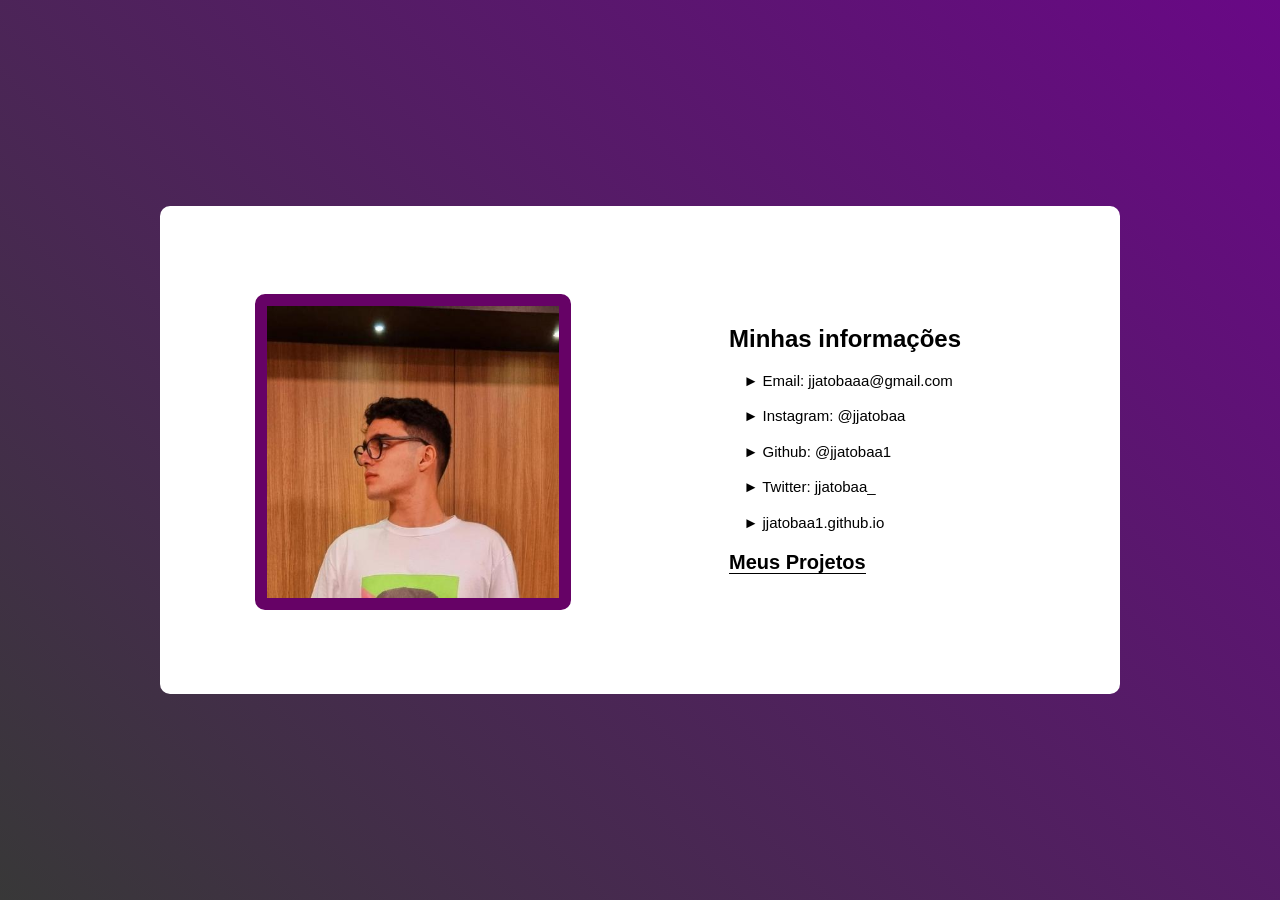
<file: index.html>
<!DOCTYPE html>
<html lang="en">
<head>
	<title>Perfil Pessoal</title>
	<meta charset="UTF-8">
	<meta name="viewport" content="width=device-width, initial-scale=1">
	<link rel="icon" type="image/png" href="images/icons/favicon.ico"/>
	<link rel="stylesheet" type="text/css" href="main.css">
<!--===============================================================================================-->
</head>
<body>
	
	<div class="limiter">
		<div class="container-login100">
			<div class="wrap-login100">
				<div class="login100-pic js-tilt" data-tilt>
					<img style="border: solid rgb(102, 2, 102) 12px; margin-top: -28%; margin-bottom: 15%; border-radius: 10px" src="eu.jpg" alt="IMG">
				</div>

				<form class="login100-form validate-form">
					<span style="padding: 5%; margin-top: -25%; font-family: helvetica; color: black;" class="login100-form-title">
						<b>Minhas informações</b>
					</span>

					<div class="wrap-input100 validate-input">
						<a style="margin-left: 15%; font-size: 15px; font-family: helvetica; color: black;">► Email: jjatobaaa@gmail.com</a>
					
						<span class="symbol-input100">
							<i class="fa fa-envelope" aria-hidden="true"></i>
						</span>
					</div>


					<div class="wrap-input100 validate-input">
						<a style="margin-left: 15%; font-size: 15px; font-family: helvetica; color: black;">► Instagram: @jjatobaa</a>
					
						<span class="symbol-input100">
							<i class="fa fa-instagram" aria-hidden="true"></i>
						</span>
					</div>

					<div class="wrap-input100 validate-input">
						<a style="margin-left: 15%; font-size: 15px; font-family: helvetica; color: black;">► Github: @jjatobaa1</a>
					
						<span class="symbol-input100">
							<i class="fa fa-github" aria-hidden="true"></i>
						</span>
					</div>

					<div class="wrap-input100 validate-input">
						<a style="margin-left: 15%; font-size: 15px; font-family: helvetica; color: black;">► Twitter: jjatobaa_</a>
					
						<span class="symbol-input100">
							<i class="fa fa-twitter" aria-hidden="true"></i>
						</span>
					</div>

					<div class="wrap-input100 validate-input">
						<a style="margin-left: 15%; font-size: 15px; font-family: helvetica; color: black;">► jjatobaa1.github.io</a>
					
						<span class="symbol-input100">
							<i class="fa fa-codepen" aria-hidden="true"></i>
						</span>
					</div>

					<div class="wrap-input100 validate-input">
						<a href="projects.html" style="margin-left: 10%; font-size: 20px; font-family: helvetica; color: black; text-decoration: none; border-bottom: 1px solid black;"><b>Meus Projetos</b></a>
					
						<span class="symbol-input100">
							<i class="fa fa-link" aria-hidden="true"></i>
						</span>
					</div>

					
					
						</a>
					</div>
				</form>
			</div>
		</div>
	</div>
</file>
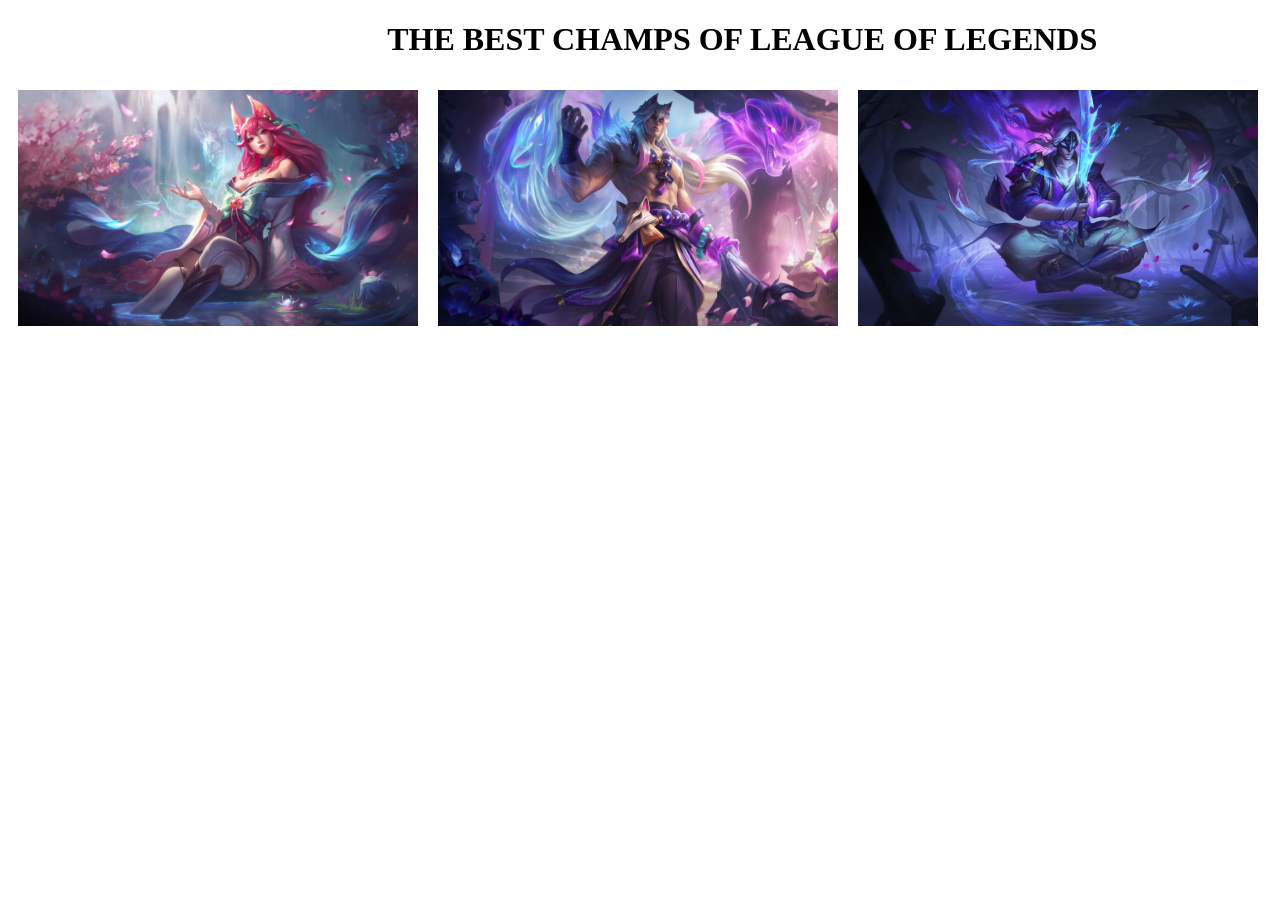
<file: assincrona/index.html>
<!DOCTYPE html>
<html lang="pt-BR">
<head>
    <meta charset="UTF-8">
    <meta http-equiv="X-UA-Compatible" content="IE=edge">
    <meta name="viewport" content="width=device-width, initial-scale=1.0">
    <link rel="stylesheet" href="./style.css">
    <script src="./script.js" defer></script>
    <title>Comunicação Assíncrona</title>
</head>
<body>
    <h1 id="title">THE BEST CHAMPS OF LEAGUE OF LEGENDS</h1>
    <div id="cb11"></div>
</body>
</html>
</file>
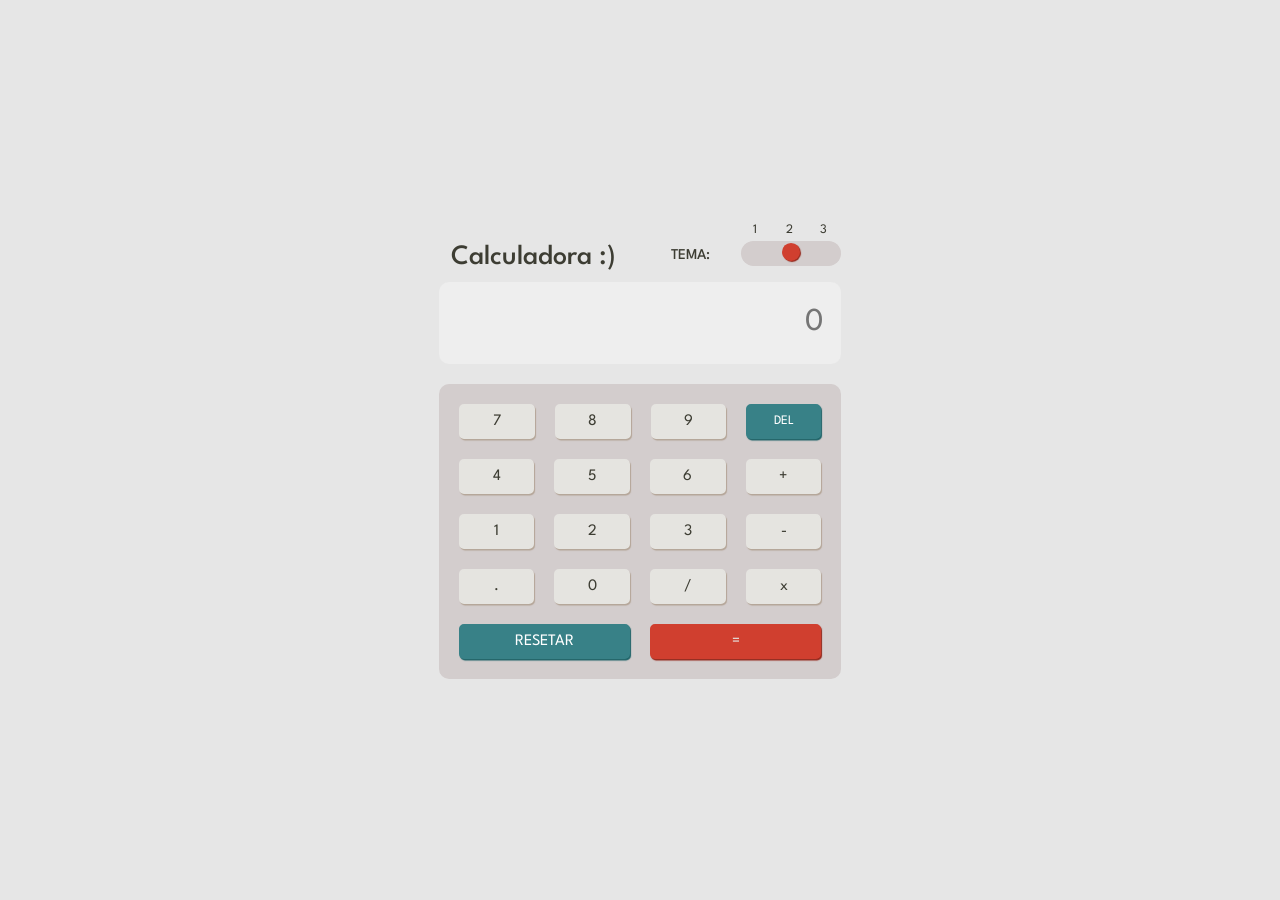
<file: calculadora/index.html>
<!DOCTYPE html>
<html lang="pt-br">
<head>
    <!-- Basics Metas Configs -->
    <meta charset="UTF-8">
    <meta http-equiv="X-UA-Compatible" content="IE=edge">
    <meta name="viewport" content="width=device-width, initial-scale=1.0">

    <!-- Description for Google Searchs -->
    <meta 
        name="description"
        content="This Responsive Calculator is a portifolio project and challenge made by Frotntend Mentor"
    >

    <title>Calculadora</title>

    <!-- Favicon -->
    <link rel="shortcut icon" href="images/favicon-32x32.png" type="image/x-icon">

    <!-- Boosttap CSS link -->
    <link href="https://cdn.jsdelivr.net/npm/bootstrap@5.0.2/dist/css/bootstrap.min.css" rel="stylesheet" integrity="sha384-EVSTQN3/azprG1Anm3QDgpJLIm9Nao0Yz1ztcQTwFspd3yD65VohhpuuCOmLASjC" crossorigin="anonymous">

    <!-- Default style CSS -->
    <link rel="stylesheet" href="style.css">

</head>
<body>
    
    <div class="calc container-fluid">
        <div class="row calc-content justify-content-center w-100 mx-auto">
            <div class="col-12 col-md-8 col-lg-6 col-xl-4 ">

                <!-- Top of the Calculator -->
                <div class="container calc-top">

                    <!-- 3 themes options -->
                    <div class="row justify-content-end">
                        <span class="col-1">1</span>
                        <span class="col-1">2</span>
                        <span class="col-1">3</span>
                    </div>

                    <!-- Theme toggle options  -->
                    <div class="calc-top row">

                        <h3 class="col-6">Calculadora :)</h3>
                        <h4 class="col-3">Tema:</h4>

                        <div class="col-3 toggle">
                            <div class="btn-group">
                                <input type="range" id="btnTheme" min="1" max="3" value="1" onchange="myFunction_set(this.value);">
                            </div>
                        </div>

                    </div>

                    <!-- Input to put the results  -->
                    <div class="calc-top-result row">
                        <input type="text" class="col-12" id="result" placeholder="0" disabled></input>
                    </div>
                </div>

                <!-- Bottom of the Calculator -->
                <div class="calc-keys">

                    <!-- All the Keys/Buttons for the Calculator Works -->
                    <div class="container">
                        <div class="row">
                            <input class="col" type="button" value="7" onclick="input('7')">
                            <input class="col" type="button" value="8" onclick="input('8')">
                            <input class="col" type="button" value="9" onclick="input('9')">
                            <input class="col" type="button" value="DEL" id="del" onclick="del()">
                        </div>
                        <div class="row">
                            <input class="col" type="button" value="4" onclick="input('4')">
                            <input class="col" type="button" value="5" onclick="input('5')">
                            <input class="col" type="button" value="6" onclick="input('6')">
                            <input class="col" type="button" value="+" onclick="input('+')">
                        </div>
                        <div class="row">
                            <input class="col" type="button" value="1" onclick="input('1')">
                            <input class="col" type="button" value="2" onclick="input('2')">
                            <input class="col" type="button" value="3" onclick="input('3')">
                            <input class="col" type="button" value="-" onclick="input('-')">
                        </div>
                        <div class="row">
                            <input class="col" type="button" value="." onclick="input('.')">
                            <input class="col" type="button" value="0" onclick="input('0')">
                            <input class="col" type="button" value="/" onclick="input('/')">
                            <input class="col" type="button" value="x" onclick="input('*')">
                        </div>
                        <div class="row">
                            <input class="col" type="button" value="RESETAR" id="reset" onclick="reset()">
                            <input class="col" type="button" value="=" id="equals" onclick="calc()">
                        </div>
                    </div>

                </div>

            </div>
        </div>
    </div>

    <!-- Link Boostrap JS  -->
    <script src="https://cdn.jsdelivr.net/npm/bootstrap@5.0.2/dist/js/bootstrap.bundle.min.js" integrity="sha384-MrcW6ZMFYlzcLA8Nl+NtUVF0sA7MsXsP1UyJoMp4YLEuNSfAP+JcXn/tWtIaxVXM" crossorigin="anonymous"></script>

    <!-- Link Script Js -->
    <script src="script.js"></script>
</body>
</html>
</file>
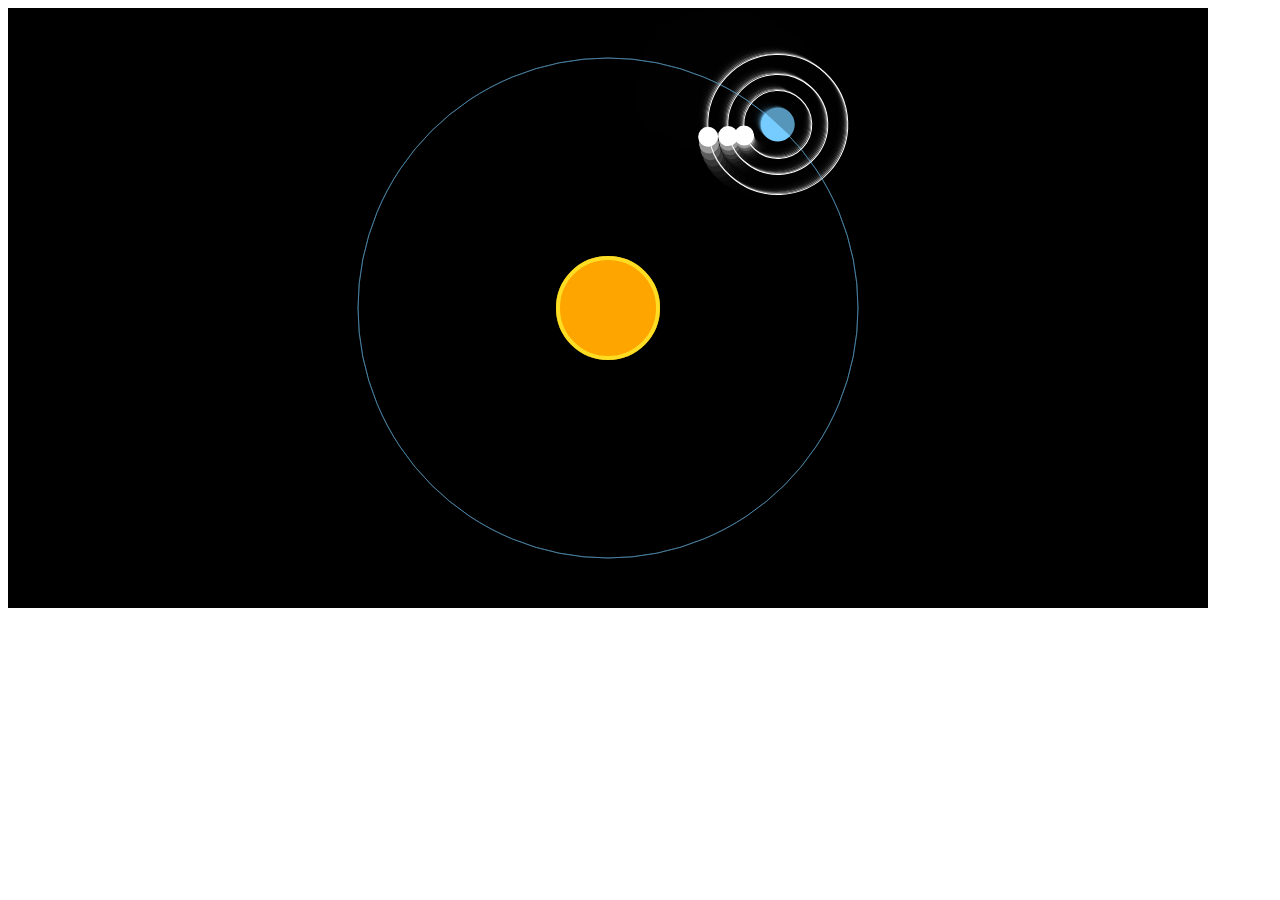
<file: canvas/index.html>
<!DOCTYPE html>
<html lang="en">
<head>
    <meta charset="UTF-8">
    <meta http-equiv="X-UA-Compatible" content="IE=edge">
    <meta name="viewport" content="width=device-width, initial-scale=1.0">
    <title>Canvas 1</title>
    <link rel="stylesheet" href="style.css">
    <script src="scripts.js" defer></script>
</head>
<body>
    <canvas id="ex1" width="1200" height="600">
    </canvas>
</body>
</html>
</file>
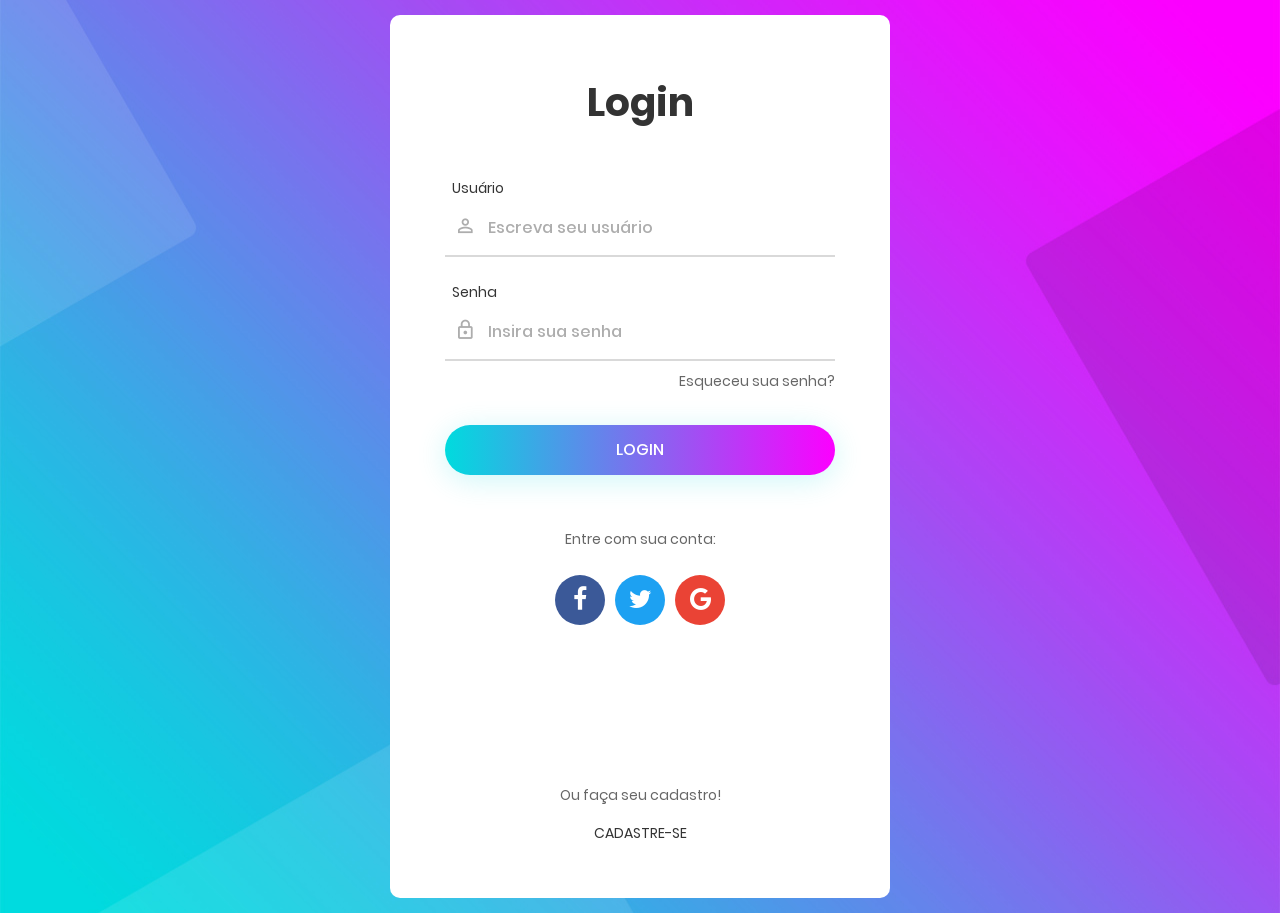
<file: form/index.html>
<!DOCTYPE html>
<html lang="en">
<head>
	<title>Formulário</title>
	<meta charset="UTF-8">
	<meta name="viewport" content="width=device-width, initial-scale=1">
<!--===============================================================================================-->	
	<link rel="icon" type="image/png" href="images/icons/favicon.ico"/>
<!--===============================================================================================-->
	<link rel="stylesheet" type="text/css" href="vendor/bootstrap/css/bootstrap.min.css">
<!--===============================================================================================-->
	<link rel="stylesheet" type="text/css" href="fonts/font-awesome-4.7.0/css/font-awesome.min.css">
<!--===============================================================================================-->
	<link rel="stylesheet" type="text/css" href="fonts/iconic/css/material-design-iconic-font.min.css">
<!--===============================================================================================-->
	<link rel="stylesheet" type="text/css" href="vendor/animate/animate.css">
<!--===============================================================================================-->	
	<link rel="stylesheet" type="text/css" href="vendor/css-hamburgers/hamburgers.min.css">
<!--===============================================================================================-->
	<link rel="stylesheet" type="text/css" href="vendor/animsition/css/animsition.min.css">
<!--===============================================================================================-->
	<link rel="stylesheet" type="text/css" href="vendor/select2/select2.min.css">
<!--===============================================================================================-->	
	<link rel="stylesheet" type="text/css" href="vendor/daterangepicker/daterangepicker.css">
<!--===============================================================================================-->
	<link rel="stylesheet" type="text/css" href="css/util.css">
	<link rel="stylesheet" type="text/css" href="css/main.css">
<!--===============================================================================================-->
</head>
<body>
	
	<div class="limiter">
		<div class="container-login100" style="background-image: url('images/bg-01.jpg');">
			<div class="wrap-login100 p-l-55 p-r-55 p-t-65 p-b-54">
				<form class="login100-form validate-form">
					<span class="login100-form-title p-b-49">
						Login
					</span>

					<div class="wrap-input100 validate-input m-b-23" data-validate = "Username is reauired">
						<span class="label-input100">Usuário</span>
						<input class="input100" type="text" name="username" placeholder="Escreva seu usuário">
						<span class="focus-input100" data-symbol="&#xf206;"></span>
					</div>

					<div class="wrap-input100 validate-input" data-validate="Password is required">
						<span class="label-input100">Senha</span>
						<input class="input100" type="password" name="pass" placeholder="Insira sua senha">
						<span class="focus-input100" data-symbol="&#xf190;"></span>
					</div>
					
					<div class="text-right p-t-8 p-b-31">
						<a href="#">
							Esqueceu sua senha?
						</a>
					</div>
					
					<div class="container-login100-form-btn">
						<div class="wrap-login100-form-btn">
							<div class="login100-form-bgbtn"></div>
							<button class="login100-form-btn">
								Login
							</button>
						</div>
					</div>

					<div class="txt1 text-center p-t-54 p-b-20">
						<span>
							Entre com sua conta:
						</span>
					</div>

					<div class="flex-c-m">
						<a href="https://www.facebook.com/" class="login100-social-item bg1">
							<i class="fa fa-facebook"></i>
						</a>

						<a href="twitter.com" class="login100-social-item bg2">
							<i class="fa fa-twitter"></i>
						</a>

						<a href="gmail.com" class="login100-social-item bg3">
							<i class="fa fa-google"></i>
						</a>
					</div>

					<div class="flex-col-c p-t-155">
						<span class="txt1 p-b-17">
							Ou faça seu cadastro!
						</span>

						<a href="#" class="txt2">
							Cadastre-se
						</a>
					</div>
				</form>
			</div>
		</div>
	</div>
	

	<div id="dropDownSelect1"></div>
	
<!--===============================================================================================-->
	<script src="vendor/jquery/jquery-3.2.1.min.js"></script>
<!--===============================================================================================-->
	<script src="vendor/animsition/js/animsition.min.js"></script>
<!--===============================================================================================-->
	<script src="vendor/bootstrap/js/popper.js"></script>
	<script src="vendor/bootstrap/js/bootstrap.min.js"></script>
<!--===============================================================================================-->
	<script src="vendor/select2/select2.min.js"></script>
<!--===============================================================================================-->
	<script src="vendor/daterangepicker/moment.min.js"></script>
	<script src="vendor/daterangepicker/daterangepicker.js"></script>
<!--===============================================================================================-->
	<script src="vendor/countdowntime/countdowntime.js"></script>
<!--===============================================================================================-->
	<script src="js/main.js"></script>

</body>
</html>
</file>
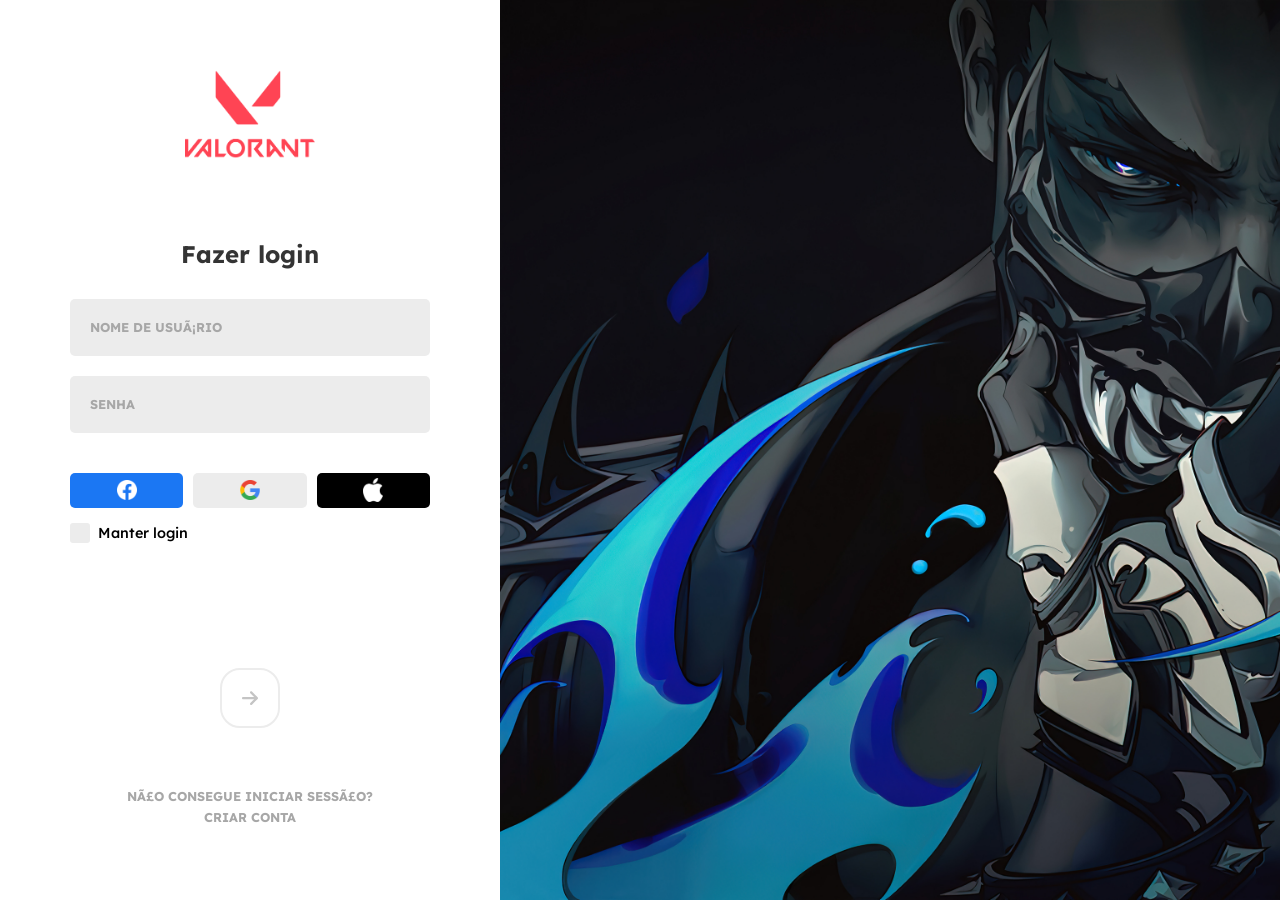
<file: lolzin/index.html>
<!DOCTYPE html>
<html lang="pt-br">
<head>
  <meta charset="UTF">
  <meta name="viewport" content="width=device-width, initial-scale=1.0">

  <link rel="stylesheet" href="./style.css">
  
  <script src="./script.js" defer></script>

  <title>Riot Games</title>
</head>
<body>

  <main>
    <section class="login">

      <div class="wrapper">
        <img src="./images/logo.png" class="login__logo">

        <h1 class="login__title">Fazer login</h1>
    
        <label class="login__label">
          <span>nome de usuário</span>
          <input type="text" name="username" class="input">
        </label>
  
        <label class="login__label">
          <span>senha</span>
          <input type="password" name="password" class="input">
        </label>
  
        <div class="login__icons">
          <button type="button" class="icons__button">
            <img src="./images/facebook-icon.png" alt="facebok">
          </button>
  
          <button type="button" class="icons__button">
            <img src="./images/google-icon.png" alt="facebok">
          </button>
  
          <button type="button" class="icons__button">
            <img src="./images/apple-icon.png" alt="facebok">
          </button>
        </div>
  
        <label class="login__label--checkbox">
          <input type="checkbox" class="input--checkbox">
          Manter login
        </label>
      </div>

      <div class="wrapper">
        <button type="button" class="login__button" disabled>
          <svg xmlns="http://www.w3.org/2000/svg" viewBox="0 0 448 512">
            <path d="M438.6 278.6l-160 160C272.4 444.9 264.2 448 256 448s-16.38-3.125-22.62-9.375c-12.5-12.5-12.5-32.75 0-45.25L338.8 288H32C14.33 288 .0016 273.7 .0016 256S14.33 224 32 224h306.8l-105.4-105.4c-12.5-12.5-12.5-32.75 0-45.25s32.75-12.5 45.25 0l160 160C451.1 245.9 451.1 266.1 438.6 278.6z"/>
          </svg>
        </button>
  
        <a href="#" class="login__link">não consegue iniciar sessão?</a>
        <a href="#" class="login__link">criar conta</a>
      </div>

    </section>

    <section class="wallpaper"></section>
  </main>
  
</body>
</html>
</file>
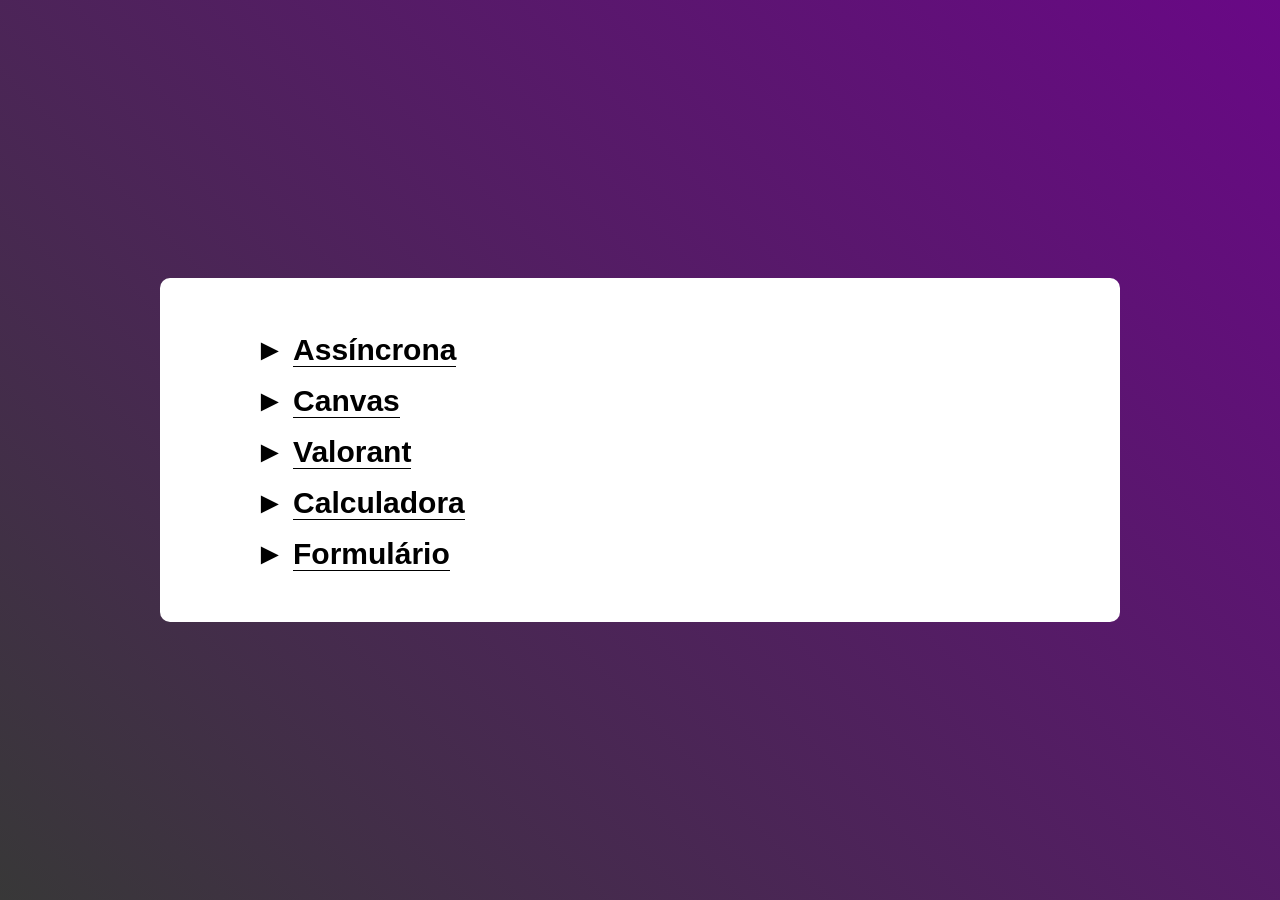
<file: projects.html>
<!DOCTYPE html>
<html lang="en">
<head>
	<title>Perfil Pessoal</title>
	<meta charset="UTF-8">
	<meta name="viewport" content="width=device-width, initial-scale=1">
	<link rel="icon" type="image/png" href="images/icons/favicon.ico"/>
	<link rel="stylesheet" type="text/css" href="main.css">
<!--===============================================================================================-->
</head>
<body>
	
	<div class="limiter">
		<div class="container-login100">
			<div class="wrap-login100">
				
				<form class="login100-form validate-form">
					<span style="padding: 5%; margin-top: -55%; font-family: helvetica; color: black;" class="login100-form-title">
					</span>

						<div class="wrap-input100 validate-input">
						<a href="./assincrona/index.html" style="font-size: 30px; font-family: helvetica; color: black; text-decoration: none;">► <b style="border-bottom: 1px solid black;">Assíncrona</b></a>
						<div class="wrap-input100 validate-input">
						<a href="./canvas/index.html" style="font-size: 30px; font-family: helvetica; color: black; text-decoration: none;">► <b style="border-bottom: 1px solid black;">Canvas</b></a>
						<div class="wrap-input100 validate-input">
						<a href="./lolzin/index.html" style="font-size: 30px; font-family: helvetica; color: black; text-decoration: none;">► <b style="border-bottom: 1px solid black;">Valorant</b></a>
						<div class="wrap-input100 validate-input">
						<a href="./calculadora/index.html" style="font-size: 30px; font-family: helvetica; color: black; text-decoration: none;">► <b style="border-bottom: 1px solid black;">Calculadora</b></a>
						<div class="wrap-input100 validate-input">
						<a href="./form/index.html" style="font-size: 30px; font-family: helvetica; color: black; text-decoration: none;">► <b style="border-bottom: 1px solid black;">Formulário</b></a>
						<span class="symbol-input100">
							<i class="fa fa-link" aria-hidden="true"></i>
						</span>
					</div>

					
					
						</a>
					</div>
				</form>
			</div>
		</div>
	</div>
</file>
<file: main.css>
* {
	margin: 0px; 
	padding: 0px; 
	box-sizing: border-box;
}

body, html {
	height: 100%;
	font-family: Verdana;
}

/*---------------------------------------------*/
a {
	font-family: Poppins-Regular;
	font-size: 14px;
	line-height: 1.7;
	color: #666666;
	margin: 0px;
	transition: all 0.4s;
	-webkit-transition: all 0.4s;
  -o-transition: all 0.4s;
  -moz-transition: all 0.4s;
}

a:focus {
	outline: none !important;
}

a:hover {
	text-decoration: none;
  color: #57b846;
}

/*---------------------------------------------*/
h1,h2,h3,h4,h5,h6 {
	margin: 0px;
}

p {
	font-family: Poppins-Regular;
	font-size: 14px;
	line-height: 1.7;
	color: #666666;
	margin: 0px;
}

ul, li {
	margin: 0px;
	list-style-type: none;
}


/*---------------------------------------------*/
input {
	outline: none;
	border: none;
}

textarea {
  outline: none;
  border: none;
}

textarea:focus, input:focus {
  border-color: transparent !important;
}

input:focus::-webkit-input-placeholder { color:transparent; }
input:focus:-moz-placeholder { color:transparent; }
input:focus::-moz-placeholder { color:transparent; }
input:focus:-ms-input-placeholder { color:transparent; }

textarea:focus::-webkit-input-placeholder { color:transparent; }
textarea:focus:-moz-placeholder { color:transparent; }
textarea:focus::-moz-placeholder { color:transparent; }
textarea:focus:-ms-input-placeholder { color:transparent; }

input::-webkit-input-placeholder { color: #999999; }
input:-moz-placeholder { color: #999999; }
input::-moz-placeholder { color: #999999; }
input:-ms-input-placeholder { color: #999999; }

textarea::-webkit-input-placeholder { color: #999999; }
textarea:-moz-placeholder { color: #999999; }
textarea::-moz-placeholder { color: #999999; }
textarea:-ms-input-placeholder { color: #999999; }

/*---------------------------------------------*/
button {
	outline: none !important;
	border: none;
	background: transparent;
}

button:hover {
	cursor: pointer;
}

iframe {
	border: none !important;
}


/*//////////////////////////////////////////////////////////////////
[ Utility ]*/
.txt1 {
  font-family: Poppins-Regular;
  font-size: 13px;
  line-height: 1.5;
  color: #999999;
}

.txt2 {
  font-family: Poppins-Regular;
  font-size: 13px;
  line-height: 1.5;
  color: #666666;
}


/*//////////////////////////////////////////////////////////////////
[ login ]*/

.limiter {
  width: 100%;
  margin: 0 auto;
}

.container-login100 {
  width: 100%;  
  min-height: 100vh;
  display: -webkit-box;
  display: -webkit-flex;
  display: -moz-box;
  display: -ms-flexbox;
  display: flex;
  flex-wrap: wrap;
  justify-content: center;
  align-items: center;
  padding: 15px;
  background: #9053c7;
  background: linear-gradient(-135deg, #690886, #383838);
}

.wrap-login100 {
  width: 960px;
  background: #fff;
  border-radius: 10px;
  overflow: hidden;

  display: -webkit-box;
  display: -webkit-flex;
  display: -moz-box;
  display: -ms-flexbox;
  display: flex;
  flex-wrap: wrap;
  justify-content: space-between;
  padding: 177px 130px 33px 95px;
}

/*------------------------------------------------------------------
[  ]*/
.login100-pic {
  width: 316px;
}

.login100-pic img {
  max-width: 100%;
}


/*------------------------------------------------------------------
[  ]*/
.login100-form {
  width: 290px;
}

.login100-form-title {
  font-family: Poppins-Bold;
  font-size: 24px;
  color: #333333;
  line-height: 1.2;
  text-align: center;

  width: 100%;
  display: block;
  padding-bottom: 54px;
}


/*---------------------------------------------*/
.wrap-input100 {
  position: relative;
  width: 100%;
  z-index: 1;
  margin-bottom: 10px;
}

.input100 {
  font-family: Poppins-Medium;
  font-size: 15px;
  line-height: 1.5;
  color: #666666;

  display: block;
  width: 100%;
  background: #e6e6e6;
  height: 43px;
  border-radius: 25px;
  padding: 0 30px 0 68px;
}


/*------------------------------------------------------------------
[ Focus ]*/
.focus-input100 {
  display: block;
  position: absolute;
  border-radius: 25px;
  bottom: 0;
  left: 0;
  z-index: -1;
  width: 100%;
  height: 100%;
  box-shadow: 0px 0px 0px 0px;
  color: rgba(87,184,70, 0.8);
}

.input100:focus + .focus-input100 {
  -webkit-animation: anim-shadow 0.5s ease-in-out forwards;
  animation: anim-shadow 0.5s ease-in-out forwards;
}

@-webkit-keyframes anim-shadow {
  to {
    box-shadow: 0px 0px 70px 25px;
    opacity: 0;
  }
}

@keyframes anim-shadow {
  to {
    box-shadow: 0px 0px 70px 25px;
    opacity: 0;
  }
}

.symbol-input100 {
  font-size: 15px;

  display: -webkit-box;
  display: -webkit-flex;
  display: -moz-box;
  display: -ms-flexbox;
  display: flex;
  align-items: center;
  position: absolute;
  border-radius: 25px;
  bottom: 0;
  left: 0;
  width: 100%;
  height: 100%;
  padding-left: 35px;
  pointer-events: none;
  color: #666666;

  -webkit-transition: all 0.4s;
  -o-transition: all 0.4s;
  -moz-transition: all 0.4s;
  transition: all 0.4s;
}

.input100:focus + .focus-input100 + .symbol-input100 {
  color: #57b846;
  padding-left: 28px;
}

/*------------------------------------------------------------------
[ Button ]*/
.container-login100-form-btn {
  width: 100%;
  display: -webkit-box;
  display: -webkit-flex;
  display: -moz-box;
  display: -ms-flexbox;
  display: flex;
  flex-wrap: wrap;
  justify-content: center;
  padding-top: 20px;
}

.login100-form-btn {
  font-family: Montserrat-Bold;
  font-size: 15px;
  line-height: 1.5;
  color: #fff;
  text-transform: uppercase;

  width: 100%;
  height: 50px;
  border-radius: 25px;
  background: #57b846;
  display: -webkit-box;
  display: -webkit-flex;
  display: -moz-box;
  display: -ms-flexbox;
  display: flex;
  justify-content: center;
  align-items: center;
  padding: 0 25px;

  -webkit-transition: all 0.4s;
  -o-transition: all 0.4s;
  -moz-transition: all 0.4s;
  transition: all 0.4s;
}

.login100-form-btn:hover {
  background: #333333;
}



/*------------------------------------------------------------------
[ Responsive ]*/



@media (max-width: 992px) {
  .wrap-login100 {
    padding: 177px 90px 33px 85px;
  }

  .login100-pic {
    width: 35%;
  }

  .login100-form {
    width: 50%;
  }
}

@media (max-width: 768px) {
  .wrap-login100 {
    padding: 100px 80px 33px 80px;
  }

  .login100-pic {
    display: none;
  }

  .login100-form {
    width: 100%;
  }
}

@media (max-width: 576px) {
  .wrap-login100 {
    padding: 100px 15px 33px 15px;
  }
}


/*------------------------------------------------------------------
[ Alert validate ]*/

.validate-input {
  position: relative;
}

.alert-validate::before {
  content: attr(data-validate);
  position: absolute;
  max-width: 70%;
  background-color: white;
  border: 1px solid #c80000;
  border-radius: 13px;
  padding: 4px 25px 4px 10px;
  top: 50%;
  -webkit-transform: translateY(-50%);
  -moz-transform: translateY(-50%);
  -ms-transform: translateY(-50%);
  -o-transform: translateY(-50%);
  transform: translateY(-50%);
  right: 8px;
  pointer-events: none;

  font-family: Poppins-Medium;
  color: #c80000;
  font-size: 13px;
  line-height: 1.4;
  text-align: left;

  visibility: hidden;
  opacity: 0;

  -webkit-transition: opacity 0.4s;
  -o-transition: opacity 0.4s;
  -moz-transition: opacity 0.4s;
  transition: opacity 0.4s;
}

.alert-validate::after {
  content: "\f06a";
  font-family: FontAwesome;
  display: block;
  position: absolute;
  color: #c80000;
  font-size: 15px;
  top: 50%;
  -webkit-transform: translateY(-50%);
  -moz-transform: translateY(-50%);
  -ms-transform: translateY(-50%);
  -o-transform: translateY(-50%);
  transform: translateY(-50%);
  right: 13px;
}

.alert-validate:hover:before {
  visibility: visible;
  opacity: 1;
}

@media (max-width: 992px) {
  .alert-validate::before {
    visibility: visible;
    opacity: 1;
  }
}
</file>
<file: assincrona/style.css>
#cb11{
    display: flex;
    flex-direction: row;
    flex-wrap: nowrap;
    overflow-x: scroll;


}

#title{
    font-family: Poppins;
    margin-left: 30%;
}

img {
    width: 400px;
    padding: 10px;
}
</file>
<file: calculadora/style.css>
/* Importing Font */
@import url('https://fonts.googleapis.com/css2?family=Spartan:wght@700&display=swap');

/* Font settings */
*{
    font-family: 'Spartan', sans-serif;
}

/* Cores */
:root{
    --background          : #3a4764;
    --background-dark     : #232c43;
    --background-very-dark: #182034;


    --key-color-top       : #ffffff;
    --key-color-bottom    : #3a4764;
    --key-background      : #eae3dc;
    --key-background-dark : #dfd9d2;
    --key-shadow          : #b4a597;

    --key-blue-background : #637097;
    --key-blue-shadow     : #404e72;

    --key-red-background  : #d03f2f;
    --key-red-shadow      : #93261a;

    --transition: 1s;
}

/* Background settings */
.calc{
    background-color: var(--background);
    width: 100vw;
    height: 100vh;
    transition: var(--transition);
}
.calc-content{  
    position: absolute;
    top: 50%;
    left: 50%;
    transform: translate(-50%, -50%);
}

/* Top of the calculator */
.calc-top h3{
    color: var(--key-color-top);
    transition: var(--transition);
}

.calc-top h4{
    color: var(--key-color-top);
    text-transform: uppercase;
    font-size: 15px;
    text-align: center;
    margin-top: 5px;
    transition: var(--transition);
}
.calc-top span{
    color: var(--key-color-top);
    font-size: 13px;
    transition: var(--transition);
}
.calc-top-result input{
    background-color: var(--background-very-dark); 
    color: var(--key-color-top);
    border: none;
    margin-bottom: 20px;
    text-align: right;
    padding: 17px;
    font-size: 32px;
    border-radius: 10px;
    transition: var(--transition);
}

/* Keys or Bottons */
.calc-keys{
    background-color: var(--background-dark);
    border-radius: 10px;
    padding: 10px;
    transition: var(--transition);
}
.calc-keys input{
    background-color: var(--key-background);
    color: var(--key-color-bottom);
    border: 2px solid var(--key-background);
    border-radius: 5px;
    box-shadow: 1px 1.5px 1px var(--key-shadow);
    margin: 10px;
    height: 35px;
    transition: var(--transition);
}
#reset, #del{
    background-color: var(--key-blue-background);
    color: #FFF;
    box-shadow: 1px 1.5px 1px var(--key-blue-shadow);
    border: 2px solid var(--key-blue-background);
    transition: var(--transition);
}
#del{
    font-size: 13px;
    padding: 0 3%;
}
#equals{
    background-color: var(--key-red-background);
    color: var(--key-background);
    box-shadow: 1px 1.5px 1px var(--key-red-shadow);
    border: 2px solid var(--key-red-background);
    transition: var(--transition);
}

/* Keys hover animations */
.calc-keys input:hover{
    border: 2px solid var(--key-background);
    color: var(--key-color-top);
    background-color: hsla(0, 0%, 100%, 0);
    transition: 0.5s;
}
#reset:hover, #del:hover{
    border: 2px solid var(--key-blue-background);
    color: var(--key-blue-background);
    background-color: hsla(0, 0%, 100%, 0);
    transition: 0.5s;
}
#equals:hover{
    border: 2px solid var(--key-red-background);
    color: var(--key-red-background);
    background-color: hsla(0, 0%, 100%, 0);
    transition: 0.5s;
}

/* Keys activated */
.calc-keys input:active{
    box-shadow: 3px 3px 3px var(--key-shadow);
    background-color: var(--key-background);
    color: var(--background);
}
#reset:active, #del:active{
    box-shadow: 3px 3px 3px var(--key-blue-shadow);
    background-color: var(--key-blue-background);
    color: var(--key-background);
}
#equals:active{
    box-shadow: 3px 3px 3px var(--key-red-shadow);
    background-color: var(--key-red-background);
    color: var(--key-background);
}

/* Toggle theme button */
/* Basics configs for styling input type range */
input[type=range] {
    -webkit-appearance: none; /* Hides the slider so that custom slider can be made */
    width: 100%; /* Specific width is required for Firefox. */
    background: transparent; /* Otherwise white in Chrome */
}
  
input[type=range]::-webkit-slider-thumb {
    -webkit-appearance: none;
}
  
input[type=range]:focus {
    outline: none; /* Removes the blue border. You should probably do some kind of focus styling for accessibility reasons though. */
}
  
input[type=range]::-ms-track {
    width: 100%;
    cursor: pointer;
  
    /* Hides the slider so custom styles can be added */
    background: transparent; 
    border-color: transparent;
    color: transparent;
}

/* Styling Thumb for diferents browsers */
/* thumb = circle on the range */

/* WebKit/Blink */
input[type=range]::-webkit-slider-thumb {
    -webkit-appearance: none;
    border: none;
    height: 18px;
    width: 18px;
    border-radius: 20px;
    background: var(--key-red-background);
    cursor: pointer;
    box-shadow: 1px 1px 1px var(--key-red-shadow);
    transition: var(--transition);
}
/* Firefox */
input[type=range]::-moz-range-thumb {
    -webkit-appearance: none;
    border: none;
    height: 18px;
    width: 18px;
    border-radius: 20px;
    background: var(--key-red-background);
    cursor: pointer;
    box-shadow: 1px 1px 1px var(--key-red-shadow);
}
  
  /* IE */
input[type=range]::-ms-thumb {
    -webkit-appearance: none;
    border: none;
    height: 18px;
    width: 18px;
    border-radius: 20px;
    background: var(--key-red-background);
    cursor: pointer;
    box-shadow: 1px 1px 1px var(--key-red-shadow);
}
/* Style for background */
.toggle{
    background-color: var(--background-dark);
    border-radius: 25px;
    height: 25px;
    padding: 0 6px !important;
    transition: var(--transition);
}
/* This make user can click and drag the button */
.toggle input{
    width: 100%;
}

/* ======================= Theme 2 ======================= */
</file>
<file: canvas/style.css>
#exemplo {
    border: 2px solid #6666;
    /* width: 1000px;
    height: 640px; */
}
</file>
<file: form/vendor/daterangepicker/daterangepicker.css>
.daterangepicker {
  position: absolute;
  color: inherit;
  background-color: #fff;
  border-radius: 4px;
  width: 278px;
  padding: 4px;
  margin-top: 1px;
  top: 100px;
  left: 20px;
  /* Calendars */ }
  .daterangepicker:before, .daterangepicker:after {
    position: absolute;
    display: inline-block;
    border-bottom-color: rgba(0, 0, 0, 0.2);
    content: ''; }
  .daterangepicker:before {
    top: -7px;
    border-right: 7px solid transparent;
    border-left: 7px solid transparent;
    border-bottom: 7px solid #ccc; }
  .daterangepicker:after {
    top: -6px;
    border-right: 6px solid transparent;
    border-bottom: 6px solid #fff;
    border-left: 6px solid transparent; }
  .daterangepicker.opensleft:before {
    right: 9px; }
  .daterangepicker.opensleft:after {
    right: 10px; }
  .daterangepicker.openscenter:before {
    left: 0;
    right: 0;
    width: 0;
    margin-left: auto;
    margin-right: auto; }
  .daterangepicker.openscenter:after {
    left: 0;
    right: 0;
    width: 0;
    margin-left: auto;
    margin-right: auto; }
  .daterangepicker.opensright:before {
    left: 9px; }
  .daterangepicker.opensright:after {
    left: 10px; }
  .daterangepicker.dropup {
    margin-top: -5px; }
    .daterangepicker.dropup:before {
      top: initial;
      bottom: -7px;
      border-bottom: initial;
      border-top: 7px solid #ccc; }
    .daterangepicker.dropup:after {
      top: initial;
      bottom: -6px;
      border-bottom: initial;
      border-top: 6px solid #fff; }
  .daterangepicker.dropdown-menu {
    max-width: none;
    z-index: 3001; }
  .daterangepicker.single .ranges, .daterangepicker.single .calendar {
    float: none; }
  .daterangepicker.show-calendar .calendar {
    display: block; }
  .daterangepicker .calendar {
    display: none;
    max-width: 270px;
    margin: 4px; }
    .daterangepicker .calendar.single .calendar-table {
      border: none; }
    .daterangepicker .calendar th, .daterangepicker .calendar td {
      white-space: nowrap;
      text-align: center;
      min-width: 32px; }
  .daterangepicker .calendar-table {
    border: 1px solid #fff;
    padding: 4px;
    border-radius: 4px;
    background-color: #fff; }
  .daterangepicker table {
    width: 100%;
    margin: 0; }
  .daterangepicker td, .daterangepicker th {
    text-align: center;
    width: 20px;
    height: 20px;
    border-radius: 4px;
    border: 1px solid transparent;
    white-space: nowrap;
    cursor: pointer; }
    .daterangepicker td.available:hover, .daterangepicker th.available:hover {
      background-color: #eee;
      border-color: transparent;
      color: inherit; }
    .daterangepicker td.week, .daterangepicker th.week {
      font-size: 80%;
      color: #ccc; }
  .daterangepicker td.off, .daterangepicker td.off.in-range, .daterangepicker td.off.start-date, .daterangepicker td.off.end-date {
    background-color: #fff;
    border-color: transparent;
    color: #999; }
  .daterangepicker td.in-range {
    background-color: #ebf4f8;
    border-color: transparent;
    color: #000;
    border-radius: 0; }
  .daterangepicker td.start-date {
    border-radius: 4px 0 0 4px; }
  .daterangepicker td.end-date {
    border-radius: 0 4px 4px 0; }
  .daterangepicker td.start-date.end-date {
    border-radius: 4px; }
  .daterangepicker td.active, .daterangepicker td.active:hover {
    background-color: #357ebd;
    border-color: transparent;
    color: #fff; }
  .daterangepicker th.month {
    width: auto; }
  .daterangepicker td.disabled, .daterangepicker option.disabled {
    color: #999;
    cursor: not-allowed;
    text-decoration: line-through; }
  .daterangepicker select.monthselect, .daterangepicker select.yearselect {
    font-size: 12px;
    padding: 1px;
    height: auto;
    margin: 0;
    cursor: default; }
  .daterangepicker select.monthselect {
    margin-right: 2%;
    width: 56%; }
  .daterangepicker select.yearselect {
    width: 40%; }
  .daterangepicker select.hourselect, .daterangepicker select.minuteselect, .daterangepicker select.secondselect, .daterangepicker select.ampmselect {
    width: 50px;
    margin-bottom: 0; }
  .daterangepicker .input-mini {
    border: 1px solid #ccc;
    border-radius: 4px;
    color: #555;
    height: 30px;
    line-height: 30px;
    display: block;
    vertical-align: middle;
    margin: 0 0 5px 0;
    padding: 0 6px 0 28px;
    width: 100%; }
    .daterangepicker .input-mini.active {
      border: 1px solid #08c;
      border-radius: 4px; }
  .daterangepicker .daterangepicker_input {
    position: relative; }
    .daterangepicker .daterangepicker_input i {
      position: absolute;
      left: 8px;
      top: 8px; }
  .daterangepicker.rtl .input-mini {
    padding-right: 28px;
    padding-left: 6px; }
  .daterangepicker.rtl .daterangepicker_input i {
    left: auto;
    right: 8px; }
  .daterangepicker .calendar-time {
    text-align: center;
    margin: 5px auto;
    line-height: 30px;
    position: relative;
    padding-left: 28px; }
    .daterangepicker .calendar-time select.disabled {
      color: #ccc;
      cursor: not-allowed; }

.ranges {
  font-size: 11px;
  float: none;
  margin: 4px;
  text-align: left; }
  .ranges ul {
    list-style: none;
    margin: 0 auto;
    padding: 0;
    width: 100%; }
  .ranges li {
    font-size: 13px;
    background-color: #f5f5f5;
    border: 1px solid #f5f5f5;
    border-radius: 4px;
    color: #08c;
    padding: 3px 12px;
    margin-bottom: 8px;
    cursor: pointer; }
    .ranges li:hover {
      background-color: #08c;
      border: 1px solid #08c;
      color: #fff; }
    .ranges li.active {
      background-color: #08c;
      border: 1px solid #08c;
      color: #fff; }

/*  Larger Screen Styling */
@media (min-width: 564px) {
  .daterangepicker {
    width: auto; }
    .daterangepicker .ranges ul {
      width: 160px; }
    .daterangepicker.single .ranges ul {
      width: 100%; }
    .daterangepicker.single .calendar.left {
      clear: none; }
    .daterangepicker.single.ltr .ranges, .daterangepicker.single.ltr .calendar {
      float: left; }
    .daterangepicker.single.rtl .ranges, .daterangepicker.single.rtl .calendar {
      float: right; }
    .daterangepicker.ltr {
      direction: ltr;
      text-align: left; }
      .daterangepicker.ltr .calendar.left {
        clear: left;
        margin-right: 0; }
        .daterangepicker.ltr .calendar.left .calendar-table {
          border-right: none;
          border-top-right-radius: 0;
          border-bottom-right-radius: 0; }
      .daterangepicker.ltr .calendar.right {
        margin-left: 0; }
        .daterangepicker.ltr .calendar.right .calendar-table {
          border-left: none;
          border-top-left-radius: 0;
          border-bottom-left-radius: 0; }
      .daterangepicker.ltr .left .daterangepicker_input {
        padding-right: 12px; }
      .daterangepicker.ltr .calendar.left .calendar-table {
        padding-right: 12px; }
      .daterangepicker.ltr .ranges, .daterangepicker.ltr .calendar {
        float: left; }
    .daterangepicker.rtl {
      direction: rtl;
      text-align: right; }
      .daterangepicker.rtl .calendar.left {
        clear: right;
        margin-left: 0; }
        .daterangepicker.rtl .calendar.left .calendar-table {
          border-left: none;
          border-top-left-radius: 0;
          border-bottom-left-radius: 0; }
      .daterangepicker.rtl .calendar.right {
        margin-right: 0; }
        .daterangepicker.rtl .calendar.right .calendar-table {
          border-right: none;
          border-top-right-radius: 0;
          border-bottom-right-radius: 0; }
      .daterangepicker.rtl .left .daterangepicker_input {
        padding-left: 12px; }
      .daterangepicker.rtl .calendar.left .calendar-table {
        padding-left: 12px; }
      .daterangepicker.rtl .ranges, .daterangepicker.rtl .calendar {
        text-align: right;
        float: right; } }
@media (min-width: 730px) {
  .daterangepicker .ranges {
    width: auto; }
  .daterangepicker.ltr .ranges {
    float: left; }
  .daterangepicker.rtl .ranges {
    float: right; }
  .daterangepicker .calendar.left {
    clear: none !important; } }
</file>
<file: form/css/util.css>
/*[ FONT SIZE ]
///////////////////////////////////////////////////////////
*/
.fs-1 {font-size: 1px;}
.fs-2 {font-size: 2px;}
.fs-3 {font-size: 3px;}
.fs-4 {font-size: 4px;}
.fs-5 {font-size: 5px;}
.fs-6 {font-size: 6px;}
.fs-7 {font-size: 7px;}
.fs-8 {font-size: 8px;}
.fs-9 {font-size: 9px;}
.fs-10 {font-size: 10px;}
.fs-11 {font-size: 11px;}
.fs-12 {font-size: 12px;}
.fs-13 {font-size: 13px;}
.fs-14 {font-size: 14px;}
.fs-15 {font-size: 15px;}
.fs-16 {font-size: 16px;}
.fs-17 {font-size: 17px;}
.fs-18 {font-size: 18px;}
.fs-19 {font-size: 19px;}
.fs-20 {font-size: 20px;}
.fs-21 {font-size: 21px;}
.fs-22 {font-size: 22px;}
.fs-23 {font-size: 23px;}
.fs-24 {font-size: 24px;}
.fs-25 {font-size: 25px;}
.fs-26 {font-size: 26px;}
.fs-27 {font-size: 27px;}
.fs-28 {font-size: 28px;}
.fs-29 {font-size: 29px;}
.fs-30 {font-size: 30px;}
.fs-31 {font-size: 31px;}
.fs-32 {font-size: 32px;}
.fs-33 {font-size: 33px;}
.fs-34 {font-size: 34px;}
.fs-35 {font-size: 35px;}
.fs-36 {font-size: 36px;}
.fs-37 {font-size: 37px;}
.fs-38 {font-size: 38px;}
.fs-39 {font-size: 39px;}
.fs-40 {font-size: 40px;}
.fs-41 {font-size: 41px;}
.fs-42 {font-size: 42px;}
.fs-43 {font-size: 43px;}
.fs-44 {font-size: 44px;}
.fs-45 {font-size: 45px;}
.fs-46 {font-size: 46px;}
.fs-47 {font-size: 47px;}
.fs-48 {font-size: 48px;}
.fs-49 {font-size: 49px;}
.fs-50 {font-size: 50px;}
.fs-51 {font-size: 51px;}
.fs-52 {font-size: 52px;}
.fs-53 {font-size: 53px;}
.fs-54 {font-size: 54px;}
.fs-55 {font-size: 55px;}
.fs-56 {font-size: 56px;}
.fs-57 {font-size: 57px;}
.fs-58 {font-size: 58px;}
.fs-59 {font-size: 59px;}
.fs-60 {font-size: 60px;}
.fs-61 {font-size: 61px;}
.fs-62 {font-size: 62px;}
.fs-63 {font-size: 63px;}
.fs-64 {font-size: 64px;}
.fs-65 {font-size: 65px;}
.fs-66 {font-size: 66px;}
.fs-67 {font-size: 67px;}
.fs-68 {font-size: 68px;}
.fs-69 {font-size: 69px;}
.fs-70 {font-size: 70px;}
.fs-71 {font-size: 71px;}
.fs-72 {font-size: 72px;}
.fs-73 {font-size: 73px;}
.fs-74 {font-size: 74px;}
.fs-75 {font-size: 75px;}
.fs-76 {font-size: 76px;}
.fs-77 {font-size: 77px;}
.fs-78 {font-size: 78px;}
.fs-79 {font-size: 79px;}
.fs-80 {font-size: 80px;}
.fs-81 {font-size: 81px;}
.fs-82 {font-size: 82px;}
.fs-83 {font-size: 83px;}
.fs-84 {font-size: 84px;}
.fs-85 {font-size: 85px;}
.fs-86 {font-size: 86px;}
.fs-87 {font-size: 87px;}
.fs-88 {font-size: 88px;}
.fs-89 {font-size: 89px;}
.fs-90 {font-size: 90px;}
.fs-91 {font-size: 91px;}
.fs-92 {font-size: 92px;}
.fs-93 {font-size: 93px;}
.fs-94 {font-size: 94px;}
.fs-95 {font-size: 95px;}
.fs-96 {font-size: 96px;}
.fs-97 {font-size: 97px;}
.fs-98 {font-size: 98px;}
.fs-99 {font-size: 99px;}
.fs-100 {font-size: 100px;}
.fs-101 {font-size: 101px;}
.fs-102 {font-size: 102px;}
.fs-103 {font-size: 103px;}
.fs-104 {font-size: 104px;}
.fs-105 {font-size: 105px;}
.fs-106 {font-size: 106px;}
.fs-107 {font-size: 107px;}
.fs-108 {font-size: 108px;}
.fs-109 {font-size: 109px;}
.fs-110 {font-size: 110px;}
.fs-111 {font-size: 111px;}
.fs-112 {font-size: 112px;}
.fs-113 {font-size: 113px;}
.fs-114 {font-size: 114px;}
.fs-115 {font-size: 115px;}
.fs-116 {font-size: 116px;}
.fs-117 {font-size: 117px;}
.fs-118 {font-size: 118px;}
.fs-119 {font-size: 119px;}
.fs-120 {font-size: 120px;}
.fs-121 {font-size: 121px;}
.fs-122 {font-size: 122px;}
.fs-123 {font-size: 123px;}
.fs-124 {font-size: 124px;}
.fs-125 {font-size: 125px;}
.fs-126 {font-size: 126px;}
.fs-127 {font-size: 127px;}
.fs-128 {font-size: 128px;}
.fs-129 {font-size: 129px;}
.fs-130 {font-size: 130px;}
.fs-131 {font-size: 131px;}
.fs-132 {font-size: 132px;}
.fs-133 {font-size: 133px;}
.fs-134 {font-size: 134px;}
.fs-135 {font-size: 135px;}
.fs-136 {font-size: 136px;}
.fs-137 {font-size: 137px;}
.fs-138 {font-size: 138px;}
.fs-139 {font-size: 139px;}
.fs-140 {font-size: 140px;}
.fs-141 {font-size: 141px;}
.fs-142 {font-size: 142px;}
.fs-143 {font-size: 143px;}
.fs-144 {font-size: 144px;}
.fs-145 {font-size: 145px;}
.fs-146 {font-size: 146px;}
.fs-147 {font-size: 147px;}
.fs-148 {font-size: 148px;}
.fs-149 {font-size: 149px;}
.fs-150 {font-size: 150px;}
.fs-151 {font-size: 151px;}
.fs-152 {font-size: 152px;}
.fs-153 {font-size: 153px;}
.fs-154 {font-size: 154px;}
.fs-155 {font-size: 155px;}
.fs-156 {font-size: 156px;}
.fs-157 {font-size: 157px;}
.fs-158 {font-size: 158px;}
.fs-159 {font-size: 159px;}
.fs-160 {font-size: 160px;}
.fs-161 {font-size: 161px;}
.fs-162 {font-size: 162px;}
.fs-163 {font-size: 163px;}
.fs-164 {font-size: 164px;}
.fs-165 {font-size: 165px;}
.fs-166 {font-size: 166px;}
.fs-167 {font-size: 167px;}
.fs-168 {font-size: 168px;}
.fs-169 {font-size: 169px;}
.fs-170 {font-size: 170px;}
.fs-171 {font-size: 171px;}
.fs-172 {font-size: 172px;}
.fs-173 {font-size: 173px;}
.fs-174 {font-size: 174px;}
.fs-175 {font-size: 175px;}
.fs-176 {font-size: 176px;}
.fs-177 {font-size: 177px;}
.fs-178 {font-size: 178px;}
.fs-179 {font-size: 179px;}
.fs-180 {font-size: 180px;}
.fs-181 {font-size: 181px;}
.fs-182 {font-size: 182px;}
.fs-183 {font-size: 183px;}
.fs-184 {font-size: 184px;}
.fs-185 {font-size: 185px;}
.fs-186 {font-size: 186px;}
.fs-187 {font-size: 187px;}
.fs-188 {font-size: 188px;}
.fs-189 {font-size: 189px;}
.fs-190 {font-size: 190px;}
.fs-191 {font-size: 191px;}
.fs-192 {font-size: 192px;}
.fs-193 {font-size: 193px;}
.fs-194 {font-size: 194px;}
.fs-195 {font-size: 195px;}
.fs-196 {font-size: 196px;}
.fs-197 {font-size: 197px;}
.fs-198 {font-size: 198px;}
.fs-199 {font-size: 199px;}
.fs-200 {font-size: 200px;}

/*[ PADDING ]
///////////////////////////////////////////////////////////
*/
.p-t-0 {padding-top: 0px;}
.p-t-1 {padding-top: 1px;}
.p-t-2 {padding-top: 2px;}
.p-t-3 {padding-top: 3px;}
.p-t-4 {padding-top: 4px;}
.p-t-5 {padding-top: 5px;}
.p-t-6 {padding-top: 6px;}
.p-t-7 {padding-top: 7px;}
.p-t-8 {padding-top: 8px;}
.p-t-9 {padding-top: 9px;}
.p-t-10 {padding-top: 10px;}
.p-t-11 {padding-top: 11px;}
.p-t-12 {padding-top: 12px;}
.p-t-13 {padding-top: 13px;}
.p-t-14 {padding-top: 14px;}
.p-t-15 {padding-top: 15px;}
.p-t-16 {padding-top: 16px;}
.p-t-17 {padding-top: 17px;}
.p-t-18 {padding-top: 18px;}
.p-t-19 {padding-top: 19px;}
.p-t-20 {padding-top: 20px;}
.p-t-21 {padding-top: 21px;}
.p-t-22 {padding-top: 22px;}
.p-t-23 {padding-top: 23px;}
.p-t-24 {padding-top: 24px;}
.p-t-25 {padding-top: 25px;}
.p-t-26 {padding-top: 26px;}
.p-t-27 {padding-top: 27px;}
.p-t-28 {padding-top: 28px;}
.p-t-29 {padding-top: 29px;}
.p-t-30 {padding-top: 30px;}
.p-t-31 {padding-top: 31px;}
.p-t-32 {padding-top: 32px;}
.p-t-33 {padding-top: 33px;}
.p-t-34 {padding-top: 34px;}
.p-t-35 {padding-top: 35px;}
.p-t-36 {padding-top: 36px;}
.p-t-37 {padding-top: 37px;}
.p-t-38 {padding-top: 38px;}
.p-t-39 {padding-top: 39px;}
.p-t-40 {padding-top: 40px;}
.p-t-41 {padding-top: 41px;}
.p-t-42 {padding-top: 42px;}
.p-t-43 {padding-top: 43px;}
.p-t-44 {padding-top: 44px;}
.p-t-45 {padding-top: 45px;}
.p-t-46 {padding-top: 46px;}
.p-t-47 {padding-top: 47px;}
.p-t-48 {padding-top: 48px;}
.p-t-49 {padding-top: 49px;}
.p-t-50 {padding-top: 50px;}
.p-t-51 {padding-top: 51px;}
.p-t-52 {padding-top: 52px;}
.p-t-53 {padding-top: 53px;}
.p-t-54 {padding-top: 54px;}
.p-t-55 {padding-top: 55px;}
.p-t-56 {padding-top: 56px;}
.p-t-57 {padding-top: 57px;}
.p-t-58 {padding-top: 58px;}
.p-t-59 {padding-top: 59px;}
.p-t-60 {padding-top: 60px;}
.p-t-61 {padding-top: 61px;}
.p-t-62 {padding-top: 62px;}
.p-t-63 {padding-top: 63px;}
.p-t-64 {padding-top: 64px;}
.p-t-65 {padding-top: 65px;}
.p-t-66 {padding-top: 66px;}
.p-t-67 {padding-top: 67px;}
.p-t-68 {padding-top: 68px;}
.p-t-69 {padding-top: 69px;}
.p-t-70 {padding-top: 70px;}
.p-t-71 {padding-top: 71px;}
.p-t-72 {padding-top: 72px;}
.p-t-73 {padding-top: 73px;}
.p-t-74 {padding-top: 74px;}
.p-t-75 {padding-top: 75px;}
.p-t-76 {padding-top: 76px;}
.p-t-77 {padding-top: 77px;}
.p-t-78 {padding-top: 78px;}
.p-t-79 {padding-top: 79px;}
.p-t-80 {padding-top: 80px;}
.p-t-81 {padding-top: 81px;}
.p-t-82 {padding-top: 82px;}
.p-t-83 {padding-top: 83px;}
.p-t-84 {padding-top: 84px;}
.p-t-85 {padding-top: 85px;}
.p-t-86 {padding-top: 86px;}
.p-t-87 {padding-top: 87px;}
.p-t-88 {padding-top: 88px;}
.p-t-89 {padding-top: 89px;}
.p-t-90 {padding-top: 90px;}
.p-t-91 {padding-top: 91px;}
.p-t-92 {padding-top: 92px;}
.p-t-93 {padding-top: 93px;}
.p-t-94 {padding-top: 94px;}
.p-t-95 {padding-top: 95px;}
.p-t-96 {padding-top: 96px;}
.p-t-97 {padding-top: 97px;}
.p-t-98 {padding-top: 98px;}
.p-t-99 {padding-top: 99px;}
.p-t-100 {padding-top: 100px;}
.p-t-101 {padding-top: 101px;}
.p-t-102 {padding-top: 102px;}
.p-t-103 {padding-top: 103px;}
.p-t-104 {padding-top: 104px;}
.p-t-105 {padding-top: 105px;}
.p-t-106 {padding-top: 106px;}
.p-t-107 {padding-top: 107px;}
.p-t-108 {padding-top: 108px;}
.p-t-109 {padding-top: 109px;}
.p-t-110 {padding-top: 110px;}
.p-t-111 {padding-top: 111px;}
.p-t-112 {padding-top: 112px;}
.p-t-113 {padding-top: 113px;}
.p-t-114 {padding-top: 114px;}
.p-t-115 {padding-top: 115px;}
.p-t-116 {padding-top: 116px;}
.p-t-117 {padding-top: 117px;}
.p-t-118 {padding-top: 118px;}
.p-t-119 {padding-top: 119px;}
.p-t-120 {padding-top: 120px;}
.p-t-121 {padding-top: 121px;}
.p-t-122 {padding-top: 122px;}
.p-t-123 {padding-top: 123px;}
.p-t-124 {padding-top: 124px;}
.p-t-125 {padding-top: 125px;}
.p-t-126 {padding-top: 126px;}
.p-t-127 {padding-top: 127px;}
.p-t-128 {padding-top: 128px;}
.p-t-129 {padding-top: 129px;}
.p-t-130 {padding-top: 130px;}
.p-t-131 {padding-top: 131px;}
.p-t-132 {padding-top: 132px;}
.p-t-133 {padding-top: 133px;}
.p-t-134 {padding-top: 134px;}
.p-t-135 {padding-top: 135px;}
.p-t-136 {padding-top: 136px;}
.p-t-137 {padding-top: 137px;}
.p-t-138 {padding-top: 138px;}
.p-t-139 {padding-top: 139px;}
.p-t-140 {padding-top: 140px;}
.p-t-141 {padding-top: 141px;}
.p-t-142 {padding-top: 142px;}
.p-t-143 {padding-top: 143px;}
.p-t-144 {padding-top: 144px;}
.p-t-145 {padding-top: 145px;}
.p-t-146 {padding-top: 146px;}
.p-t-147 {padding-top: 147px;}
.p-t-148 {padding-top: 148px;}
.p-t-149 {padding-top: 149px;}
.p-t-150 {padding-top: 150px;}
.p-t-151 {padding-top: 151px;}
.p-t-152 {padding-top: 152px;}
.p-t-153 {padding-top: 153px;}
.p-t-154 {padding-top: 154px;}
.p-t-155 {padding-top: 155px;}
.p-t-156 {padding-top: 156px;}
.p-t-157 {padding-top: 157px;}
.p-t-158 {padding-top: 158px;}
.p-t-159 {padding-top: 159px;}
.p-t-160 {padding-top: 160px;}
.p-t-161 {padding-top: 161px;}
.p-t-162 {padding-top: 162px;}
.p-t-163 {padding-top: 163px;}
.p-t-164 {padding-top: 164px;}
.p-t-165 {padding-top: 165px;}
.p-t-166 {padding-top: 166px;}
.p-t-167 {padding-top: 167px;}
.p-t-168 {padding-top: 168px;}
.p-t-169 {padding-top: 169px;}
.p-t-170 {padding-top: 170px;}
.p-t-171 {padding-top: 171px;}
.p-t-172 {padding-top: 172px;}
.p-t-173 {padding-top: 173px;}
.p-t-174 {padding-top: 174px;}
.p-t-175 {padding-top: 175px;}
.p-t-176 {padding-top: 176px;}
.p-t-177 {padding-top: 177px;}
.p-t-178 {padding-top: 178px;}
.p-t-179 {padding-top: 179px;}
.p-t-180 {padding-top: 180px;}
.p-t-181 {padding-top: 181px;}
.p-t-182 {padding-top: 182px;}
.p-t-183 {padding-top: 183px;}
.p-t-184 {padding-top: 184px;}
.p-t-185 {padding-top: 185px;}
.p-t-186 {padding-top: 186px;}
.p-t-187 {padding-top: 187px;}
.p-t-188 {padding-top: 188px;}
.p-t-189 {padding-top: 189px;}
.p-t-190 {padding-top: 190px;}
.p-t-191 {padding-top: 191px;}
.p-t-192 {padding-top: 192px;}
.p-t-193 {padding-top: 193px;}
.p-t-194 {padding-top: 194px;}
.p-t-195 {padding-top: 195px;}
.p-t-196 {padding-top: 196px;}
.p-t-197 {padding-top: 197px;}
.p-t-198 {padding-top: 198px;}
.p-t-199 {padding-top: 199px;}
.p-t-200 {padding-top: 200px;}
.p-t-201 {padding-top: 201px;}
.p-t-202 {padding-top: 202px;}
.p-t-203 {padding-top: 203px;}
.p-t-204 {padding-top: 204px;}
.p-t-205 {padding-top: 205px;}
.p-t-206 {padding-top: 206px;}
.p-t-207 {padding-top: 207px;}
.p-t-208 {padding-top: 208px;}
.p-t-209 {padding-top: 209px;}
.p-t-210 {padding-top: 210px;}
.p-t-211 {padding-top: 211px;}
.p-t-212 {padding-top: 212px;}
.p-t-213 {padding-top: 213px;}
.p-t-214 {padding-top: 214px;}
.p-t-215 {padding-top: 215px;}
.p-t-216 {padding-top: 216px;}
.p-t-217 {padding-top: 217px;}
.p-t-218 {padding-top: 218px;}
.p-t-219 {padding-top: 219px;}
.p-t-220 {padding-top: 220px;}
.p-t-221 {padding-top: 221px;}
.p-t-222 {padding-top: 222px;}
.p-t-223 {padding-top: 223px;}
.p-t-224 {padding-top: 224px;}
.p-t-225 {padding-top: 225px;}
.p-t-226 {padding-top: 226px;}
.p-t-227 {padding-top: 227px;}
.p-t-228 {padding-top: 228px;}
.p-t-229 {padding-top: 229px;}
.p-t-230 {padding-top: 230px;}
.p-t-231 {padding-top: 231px;}
.p-t-232 {padding-top: 232px;}
.p-t-233 {padding-top: 233px;}
.p-t-234 {padding-top: 234px;}
.p-t-235 {padding-top: 235px;}
.p-t-236 {padding-top: 236px;}
.p-t-237 {padding-top: 237px;}
.p-t-238 {padding-top: 238px;}
.p-t-239 {padding-top: 239px;}
.p-t-240 {padding-top: 240px;}
.p-t-241 {padding-top: 241px;}
.p-t-242 {padding-top: 242px;}
.p-t-243 {padding-top: 243px;}
.p-t-244 {padding-top: 244px;}
.p-t-245 {padding-top: 245px;}
.p-t-246 {padding-top: 246px;}
.p-t-247 {padding-top: 247px;}
.p-t-248 {padding-top: 248px;}
.p-t-249 {padding-top: 249px;}
.p-t-250 {padding-top: 250px;}
.p-b-0 {padding-bottom: 0px;}
.p-b-1 {padding-bottom: 1px;}
.p-b-2 {padding-bottom: 2px;}
.p-b-3 {padding-bottom: 3px;}
.p-b-4 {padding-bottom: 4px;}
.p-b-5 {padding-bottom: 5px;}
.p-b-6 {padding-bottom: 6px;}
.p-b-7 {padding-bottom: 7px;}
.p-b-8 {padding-bottom: 8px;}
.p-b-9 {padding-bottom: 9px;}
.p-b-10 {padding-bottom: 10px;}
.p-b-11 {padding-bottom: 11px;}
.p-b-12 {padding-bottom: 12px;}
.p-b-13 {padding-bottom: 13px;}
.p-b-14 {padding-bottom: 14px;}
.p-b-15 {padding-bottom: 15px;}
.p-b-16 {padding-bottom: 16px;}
.p-b-17 {padding-bottom: 17px;}
.p-b-18 {padding-bottom: 18px;}
.p-b-19 {padding-bottom: 19px;}
.p-b-20 {padding-bottom: 20px;}
.p-b-21 {padding-bottom: 21px;}
.p-b-22 {padding-bottom: 22px;}
.p-b-23 {padding-bottom: 23px;}
.p-b-24 {padding-bottom: 24px;}
.p-b-25 {padding-bottom: 25px;}
.p-b-26 {padding-bottom: 26px;}
.p-b-27 {padding-bottom: 27px;}
.p-b-28 {padding-bottom: 28px;}
.p-b-29 {padding-bottom: 29px;}
.p-b-30 {padding-bottom: 30px;}
.p-b-31 {padding-bottom: 31px;}
.p-b-32 {padding-bottom: 32px;}
.p-b-33 {padding-bottom: 33px;}
.p-b-34 {padding-bottom: 34px;}
.p-b-35 {padding-bottom: 35px;}
.p-b-36 {padding-bottom: 36px;}
.p-b-37 {padding-bottom: 37px;}
.p-b-38 {padding-bottom: 38px;}
.p-b-39 {padding-bottom: 39px;}
.p-b-40 {padding-bottom: 40px;}
.p-b-41 {padding-bottom: 41px;}
.p-b-42 {padding-bottom: 42px;}
.p-b-43 {padding-bottom: 43px;}
.p-b-44 {padding-bottom: 44px;}
.p-b-45 {padding-bottom: 45px;}
.p-b-46 {padding-bottom: 46px;}
.p-b-47 {padding-bottom: 47px;}
.p-b-48 {padding-bottom: 48px;}
.p-b-49 {padding-bottom: 49px;}
.p-b-50 {padding-bottom: 50px;}
.p-b-51 {padding-bottom: 51px;}
.p-b-52 {padding-bottom: 52px;}
.p-b-53 {padding-bottom: 53px;}
.p-b-54 {padding-bottom: 54px;}
.p-b-55 {padding-bottom: 55px;}
.p-b-56 {padding-bottom: 56px;}
.p-b-57 {padding-bottom: 57px;}
.p-b-58 {padding-bottom: 58px;}
.p-b-59 {padding-bottom: 59px;}
.p-b-60 {padding-bottom: 60px;}
.p-b-61 {padding-bottom: 61px;}
.p-b-62 {padding-bottom: 62px;}
.p-b-63 {padding-bottom: 63px;}
.p-b-64 {padding-bottom: 64px;}
.p-b-65 {padding-bottom: 65px;}
.p-b-66 {padding-bottom: 66px;}
.p-b-67 {padding-bottom: 67px;}
.p-b-68 {padding-bottom: 68px;}
.p-b-69 {padding-bottom: 69px;}
.p-b-70 {padding-bottom: 70px;}
.p-b-71 {padding-bottom: 71px;}
.p-b-72 {padding-bottom: 72px;}
.p-b-73 {padding-bottom: 73px;}
.p-b-74 {padding-bottom: 74px;}
.p-b-75 {padding-bottom: 75px;}
.p-b-76 {padding-bottom: 76px;}
.p-b-77 {padding-bottom: 77px;}
.p-b-78 {padding-bottom: 78px;}
.p-b-79 {padding-bottom: 79px;}
.p-b-80 {padding-bottom: 80px;}
.p-b-81 {padding-bottom: 81px;}
.p-b-82 {padding-bottom: 82px;}
.p-b-83 {padding-bottom: 83px;}
.p-b-84 {padding-bottom: 84px;}
.p-b-85 {padding-bottom: 85px;}
.p-b-86 {padding-bottom: 86px;}
.p-b-87 {padding-bottom: 87px;}
.p-b-88 {padding-bottom: 88px;}
.p-b-89 {padding-bottom: 89px;}
.p-b-90 {padding-bottom: 90px;}
.p-b-91 {padding-bottom: 91px;}
.p-b-92 {padding-bottom: 92px;}
.p-b-93 {padding-bottom: 93px;}
.p-b-94 {padding-bottom: 94px;}
.p-b-95 {padding-bottom: 95px;}
.p-b-96 {padding-bottom: 96px;}
.p-b-97 {padding-bottom: 97px;}
.p-b-98 {padding-bottom: 98px;}
.p-b-99 {padding-bottom: 99px;}
.p-b-100 {padding-bottom: 100px;}
.p-b-101 {padding-bottom: 101px;}
.p-b-102 {padding-bottom: 102px;}
.p-b-103 {padding-bottom: 103px;}
.p-b-104 {padding-bottom: 104px;}
.p-b-105 {padding-bottom: 105px;}
.p-b-106 {padding-bottom: 106px;}
.p-b-107 {padding-bottom: 107px;}
.p-b-108 {padding-bottom: 108px;}
.p-b-109 {padding-bottom: 109px;}
.p-b-110 {padding-bottom: 110px;}
.p-b-111 {padding-bottom: 111px;}
.p-b-112 {padding-bottom: 112px;}
.p-b-113 {padding-bottom: 113px;}
.p-b-114 {padding-bottom: 114px;}
.p-b-115 {padding-bottom: 115px;}
.p-b-116 {padding-bottom: 116px;}
.p-b-117 {padding-bottom: 117px;}
.p-b-118 {padding-bottom: 118px;}
.p-b-119 {padding-bottom: 119px;}
.p-b-120 {padding-bottom: 120px;}
.p-b-121 {padding-bottom: 121px;}
.p-b-122 {padding-bottom: 122px;}
.p-b-123 {padding-bottom: 123px;}
.p-b-124 {padding-bottom: 124px;}
.p-b-125 {padding-bottom: 125px;}
.p-b-126 {padding-bottom: 126px;}
.p-b-127 {padding-bottom: 127px;}
.p-b-128 {padding-bottom: 128px;}
.p-b-129 {padding-bottom: 129px;}
.p-b-130 {padding-bottom: 130px;}
.p-b-131 {padding-bottom: 131px;}
.p-b-132 {padding-bottom: 132px;}
.p-b-133 {padding-bottom: 133px;}
.p-b-134 {padding-bottom: 134px;}
.p-b-135 {padding-bottom: 135px;}
.p-b-136 {padding-bottom: 136px;}
.p-b-137 {padding-bottom: 137px;}
.p-b-138 {padding-bottom: 138px;}
.p-b-139 {padding-bottom: 139px;}
.p-b-140 {padding-bottom: 140px;}
.p-b-141 {padding-bottom: 141px;}
.p-b-142 {padding-bottom: 142px;}
.p-b-143 {padding-bottom: 143px;}
.p-b-144 {padding-bottom: 144px;}
.p-b-145 {padding-bottom: 145px;}
.p-b-146 {padding-bottom: 146px;}
.p-b-147 {padding-bottom: 147px;}
.p-b-148 {padding-bottom: 148px;}
.p-b-149 {padding-bottom: 149px;}
.p-b-150 {padding-bottom: 150px;}
.p-b-151 {padding-bottom: 151px;}
.p-b-152 {padding-bottom: 152px;}
.p-b-153 {padding-bottom: 153px;}
.p-b-154 {padding-bottom: 154px;}
.p-b-155 {padding-bottom: 155px;}
.p-b-156 {padding-bottom: 156px;}
.p-b-157 {padding-bottom: 157px;}
.p-b-158 {padding-bottom: 158px;}
.p-b-159 {padding-bottom: 159px;}
.p-b-160 {padding-bottom: 160px;}
.p-b-161 {padding-bottom: 161px;}
.p-b-162 {padding-bottom: 162px;}
.p-b-163 {padding-bottom: 163px;}
.p-b-164 {padding-bottom: 164px;}
.p-b-165 {padding-bottom: 165px;}
.p-b-166 {padding-bottom: 166px;}
.p-b-167 {padding-bottom: 167px;}
.p-b-168 {padding-bottom: 168px;}
.p-b-169 {padding-bottom: 169px;}
.p-b-170 {padding-bottom: 170px;}
.p-b-171 {padding-bottom: 171px;}
.p-b-172 {padding-bottom: 172px;}
.p-b-173 {padding-bottom: 173px;}
.p-b-174 {padding-bottom: 174px;}
.p-b-175 {padding-bottom: 175px;}
.p-b-176 {padding-bottom: 176px;}
.p-b-177 {padding-bottom: 177px;}
.p-b-178 {padding-bottom: 178px;}
.p-b-179 {padding-bottom: 179px;}
.p-b-180 {padding-bottom: 180px;}
.p-b-181 {padding-bottom: 181px;}
.p-b-182 {padding-bottom: 182px;}
.p-b-183 {padding-bottom: 183px;}
.p-b-184 {padding-bottom: 184px;}
.p-b-185 {padding-bottom: 185px;}
.p-b-186 {padding-bottom: 186px;}
.p-b-187 {padding-bottom: 187px;}
.p-b-188 {padding-bottom: 188px;}
.p-b-189 {padding-bottom: 189px;}
.p-b-190 {padding-bottom: 190px;}
.p-b-191 {padding-bottom: 191px;}
.p-b-192 {padding-bottom: 192px;}
.p-b-193 {padding-bottom: 193px;}
.p-b-194 {padding-bottom: 194px;}
.p-b-195 {padding-bottom: 195px;}
.p-b-196 {padding-bottom: 196px;}
.p-b-197 {padding-bottom: 197px;}
.p-b-198 {padding-bottom: 198px;}
.p-b-199 {padding-bottom: 199px;}
.p-b-200 {padding-bottom: 200px;}
.p-b-201 {padding-bottom: 201px;}
.p-b-202 {padding-bottom: 202px;}
.p-b-203 {padding-bottom: 203px;}
.p-b-204 {padding-bottom: 204px;}
.p-b-205 {padding-bottom: 205px;}
.p-b-206 {padding-bottom: 206px;}
.p-b-207 {padding-bottom: 207px;}
.p-b-208 {padding-bottom: 208px;}
.p-b-209 {padding-bottom: 209px;}
.p-b-210 {padding-bottom: 210px;}
.p-b-211 {padding-bottom: 211px;}
.p-b-212 {padding-bottom: 212px;}
.p-b-213 {padding-bottom: 213px;}
.p-b-214 {padding-bottom: 214px;}
.p-b-215 {padding-bottom: 215px;}
.p-b-216 {padding-bottom: 216px;}
.p-b-217 {padding-bottom: 217px;}
.p-b-218 {padding-bottom: 218px;}
.p-b-219 {padding-bottom: 219px;}
.p-b-220 {padding-bottom: 220px;}
.p-b-221 {padding-bottom: 221px;}
.p-b-222 {padding-bottom: 222px;}
.p-b-223 {padding-bottom: 223px;}
.p-b-224 {padding-bottom: 224px;}
.p-b-225 {padding-bottom: 225px;}
.p-b-226 {padding-bottom: 226px;}
.p-b-227 {padding-bottom: 227px;}
.p-b-228 {padding-bottom: 228px;}
.p-b-229 {padding-bottom: 229px;}
.p-b-230 {padding-bottom: 230px;}
.p-b-231 {padding-bottom: 231px;}
.p-b-232 {padding-bottom: 232px;}
.p-b-233 {padding-bottom: 233px;}
.p-b-234 {padding-bottom: 234px;}
.p-b-235 {padding-bottom: 235px;}
.p-b-236 {padding-bottom: 236px;}
.p-b-237 {padding-bottom: 237px;}
.p-b-238 {padding-bottom: 238px;}
.p-b-239 {padding-bottom: 239px;}
.p-b-240 {padding-bottom: 240px;}
.p-b-241 {padding-bottom: 241px;}
.p-b-242 {padding-bottom: 242px;}
.p-b-243 {padding-bottom: 243px;}
.p-b-244 {padding-bottom: 244px;}
.p-b-245 {padding-bottom: 245px;}
.p-b-246 {padding-bottom: 246px;}
.p-b-247 {padding-bottom: 247px;}
.p-b-248 {padding-bottom: 248px;}
.p-b-249 {padding-bottom: 249px;}
.p-b-250 {padding-bottom: 250px;}
.p-l-0 {padding-left: 0px;}
.p-l-1 {padding-left: 1px;}
.p-l-2 {padding-left: 2px;}
.p-l-3 {padding-left: 3px;}
.p-l-4 {padding-left: 4px;}
.p-l-5 {padding-left: 5px;}
.p-l-6 {padding-left: 6px;}
.p-l-7 {padding-left: 7px;}
.p-l-8 {padding-left: 8px;}
.p-l-9 {padding-left: 9px;}
.p-l-10 {padding-left: 10px;}
.p-l-11 {padding-left: 11px;}
.p-l-12 {padding-left: 12px;}
.p-l-13 {padding-left: 13px;}
.p-l-14 {padding-left: 14px;}
.p-l-15 {padding-left: 15px;}
.p-l-16 {padding-left: 16px;}
.p-l-17 {padding-left: 17px;}
.p-l-18 {padding-left: 18px;}
.p-l-19 {padding-left: 19px;}
.p-l-20 {padding-left: 20px;}
.p-l-21 {padding-left: 21px;}
.p-l-22 {padding-left: 22px;}
.p-l-23 {padding-left: 23px;}
.p-l-24 {padding-left: 24px;}
.p-l-25 {padding-left: 25px;}
.p-l-26 {padding-left: 26px;}
.p-l-27 {padding-left: 27px;}
.p-l-28 {padding-left: 28px;}
.p-l-29 {padding-left: 29px;}
.p-l-30 {padding-left: 30px;}
.p-l-31 {padding-left: 31px;}
.p-l-32 {padding-left: 32px;}
.p-l-33 {padding-left: 33px;}
.p-l-34 {padding-left: 34px;}
.p-l-35 {padding-left: 35px;}
.p-l-36 {padding-left: 36px;}
.p-l-37 {padding-left: 37px;}
.p-l-38 {padding-left: 38px;}
.p-l-39 {padding-left: 39px;}
.p-l-40 {padding-left: 40px;}
.p-l-41 {padding-left: 41px;}
.p-l-42 {padding-left: 42px;}
.p-l-43 {padding-left: 43px;}
.p-l-44 {padding-left: 44px;}
.p-l-45 {padding-left: 45px;}
.p-l-46 {padding-left: 46px;}
.p-l-47 {padding-left: 47px;}
.p-l-48 {padding-left: 48px;}
.p-l-49 {padding-left: 49px;}
.p-l-50 {padding-left: 50px;}
.p-l-51 {padding-left: 51px;}
.p-l-52 {padding-left: 52px;}
.p-l-53 {padding-left: 53px;}
.p-l-54 {padding-left: 54px;}
.p-l-55 {padding-left: 55px;}
.p-l-56 {padding-left: 56px;}
.p-l-57 {padding-left: 57px;}
.p-l-58 {padding-left: 58px;}
.p-l-59 {padding-left: 59px;}
.p-l-60 {padding-left: 60px;}
.p-l-61 {padding-left: 61px;}
.p-l-62 {padding-left: 62px;}
.p-l-63 {padding-left: 63px;}
.p-l-64 {padding-left: 64px;}
.p-l-65 {padding-left: 65px;}
.p-l-66 {padding-left: 66px;}
.p-l-67 {padding-left: 67px;}
.p-l-68 {padding-left: 68px;}
.p-l-69 {padding-left: 69px;}
.p-l-70 {padding-left: 70px;}
.p-l-71 {padding-left: 71px;}
.p-l-72 {padding-left: 72px;}
.p-l-73 {padding-left: 73px;}
.p-l-74 {padding-left: 74px;}
.p-l-75 {padding-left: 75px;}
.p-l-76 {padding-left: 76px;}
.p-l-77 {padding-left: 77px;}
.p-l-78 {padding-left: 78px;}
.p-l-79 {padding-left: 79px;}
.p-l-80 {padding-left: 80px;}
.p-l-81 {padding-left: 81px;}
.p-l-82 {padding-left: 82px;}
.p-l-83 {padding-left: 83px;}
.p-l-84 {padding-left: 84px;}
.p-l-85 {padding-left: 85px;}
.p-l-86 {padding-left: 86px;}
.p-l-87 {padding-left: 87px;}
.p-l-88 {padding-left: 88px;}
.p-l-89 {padding-left: 89px;}
.p-l-90 {padding-left: 90px;}
.p-l-91 {padding-left: 91px;}
.p-l-92 {padding-left: 92px;}
.p-l-93 {padding-left: 93px;}
.p-l-94 {padding-left: 94px;}
.p-l-95 {padding-left: 95px;}
.p-l-96 {padding-left: 96px;}
.p-l-97 {padding-left: 97px;}
.p-l-98 {padding-left: 98px;}
.p-l-99 {padding-left: 99px;}
.p-l-100 {padding-left: 100px;}
.p-l-101 {padding-left: 101px;}
.p-l-102 {padding-left: 102px;}
.p-l-103 {padding-left: 103px;}
.p-l-104 {padding-left: 104px;}
.p-l-105 {padding-left: 105px;}
.p-l-106 {padding-left: 106px;}
.p-l-107 {padding-left: 107px;}
.p-l-108 {padding-left: 108px;}
.p-l-109 {padding-left: 109px;}
.p-l-110 {padding-left: 110px;}
.p-l-111 {padding-left: 111px;}
.p-l-112 {padding-left: 112px;}
.p-l-113 {padding-left: 113px;}
.p-l-114 {padding-left: 114px;}
.p-l-115 {padding-left: 115px;}
.p-l-116 {padding-left: 116px;}
.p-l-117 {padding-left: 117px;}
.p-l-118 {padding-left: 118px;}
.p-l-119 {padding-left: 119px;}
.p-l-120 {padding-left: 120px;}
.p-l-121 {padding-left: 121px;}
.p-l-122 {padding-left: 122px;}
.p-l-123 {padding-left: 123px;}
.p-l-124 {padding-left: 124px;}
.p-l-125 {padding-left: 125px;}
.p-l-126 {padding-left: 126px;}
.p-l-127 {padding-left: 127px;}
.p-l-128 {padding-left: 128px;}
.p-l-129 {padding-left: 129px;}
.p-l-130 {padding-left: 130px;}
.p-l-131 {padding-left: 131px;}
.p-l-132 {padding-left: 132px;}
.p-l-133 {padding-left: 133px;}
.p-l-134 {padding-left: 134px;}
.p-l-135 {padding-left: 135px;}
.p-l-136 {padding-left: 136px;}
.p-l-137 {padding-left: 137px;}
.p-l-138 {padding-left: 138px;}
.p-l-139 {padding-left: 139px;}
.p-l-140 {padding-left: 140px;}
.p-l-141 {padding-left: 141px;}
.p-l-142 {padding-left: 142px;}
.p-l-143 {padding-left: 143px;}
.p-l-144 {padding-left: 144px;}
.p-l-145 {padding-left: 145px;}
.p-l-146 {padding-left: 146px;}
.p-l-147 {padding-left: 147px;}
.p-l-148 {padding-left: 148px;}
.p-l-149 {padding-left: 149px;}
.p-l-150 {padding-left: 150px;}
.p-l-151 {padding-left: 151px;}
.p-l-152 {padding-left: 152px;}
.p-l-153 {padding-left: 153px;}
.p-l-154 {padding-left: 154px;}
.p-l-155 {padding-left: 155px;}
.p-l-156 {padding-left: 156px;}
.p-l-157 {padding-left: 157px;}
.p-l-158 {padding-left: 158px;}
.p-l-159 {padding-left: 159px;}
.p-l-160 {padding-left: 160px;}
.p-l-161 {padding-left: 161px;}
.p-l-162 {padding-left: 162px;}
.p-l-163 {padding-left: 163px;}
.p-l-164 {padding-left: 164px;}
.p-l-165 {padding-left: 165px;}
.p-l-166 {padding-left: 166px;}
.p-l-167 {padding-left: 167px;}
.p-l-168 {padding-left: 168px;}
.p-l-169 {padding-left: 169px;}
.p-l-170 {padding-left: 170px;}
.p-l-171 {padding-left: 171px;}
.p-l-172 {padding-left: 172px;}
.p-l-173 {padding-left: 173px;}
.p-l-174 {padding-left: 174px;}
.p-l-175 {padding-left: 175px;}
.p-l-176 {padding-left: 176px;}
.p-l-177 {padding-left: 177px;}
.p-l-178 {padding-left: 178px;}
.p-l-179 {padding-left: 179px;}
.p-l-180 {padding-left: 180px;}
.p-l-181 {padding-left: 181px;}
.p-l-182 {padding-left: 182px;}
.p-l-183 {padding-left: 183px;}
.p-l-184 {padding-left: 184px;}
.p-l-185 {padding-left: 185px;}
.p-l-186 {padding-left: 186px;}
.p-l-187 {padding-left: 187px;}
.p-l-188 {padding-left: 188px;}
.p-l-189 {padding-left: 189px;}
.p-l-190 {padding-left: 190px;}
.p-l-191 {padding-left: 191px;}
.p-l-192 {padding-left: 192px;}
.p-l-193 {padding-left: 193px;}
.p-l-194 {padding-left: 194px;}
.p-l-195 {padding-left: 195px;}
.p-l-196 {padding-left: 196px;}
.p-l-197 {padding-left: 197px;}
.p-l-198 {padding-left: 198px;}
.p-l-199 {padding-left: 199px;}
.p-l-200 {padding-left: 200px;}
.p-l-201 {padding-left: 201px;}
.p-l-202 {padding-left: 202px;}
.p-l-203 {padding-left: 203px;}
.p-l-204 {padding-left: 204px;}
.p-l-205 {padding-left: 205px;}
.p-l-206 {padding-left: 206px;}
.p-l-207 {padding-left: 207px;}
.p-l-208 {padding-left: 208px;}
.p-l-209 {padding-left: 209px;}
.p-l-210 {padding-left: 210px;}
.p-l-211 {padding-left: 211px;}
.p-l-212 {padding-left: 212px;}
.p-l-213 {padding-left: 213px;}
.p-l-214 {padding-left: 214px;}
.p-l-215 {padding-left: 215px;}
.p-l-216 {padding-left: 216px;}
.p-l-217 {padding-left: 217px;}
.p-l-218 {padding-left: 218px;}
.p-l-219 {padding-left: 219px;}
.p-l-220 {padding-left: 220px;}
.p-l-221 {padding-left: 221px;}
.p-l-222 {padding-left: 222px;}
.p-l-223 {padding-left: 223px;}
.p-l-224 {padding-left: 224px;}
.p-l-225 {padding-left: 225px;}
.p-l-226 {padding-left: 226px;}
.p-l-227 {padding-left: 227px;}
.p-l-228 {padding-left: 228px;}
.p-l-229 {padding-left: 229px;}
.p-l-230 {padding-left: 230px;}
.p-l-231 {padding-left: 231px;}
.p-l-232 {padding-left: 232px;}
.p-l-233 {padding-left: 233px;}
.p-l-234 {padding-left: 234px;}
.p-l-235 {padding-left: 235px;}
.p-l-236 {padding-left: 236px;}
.p-l-237 {padding-left: 237px;}
.p-l-238 {padding-left: 238px;}
.p-l-239 {padding-left: 239px;}
.p-l-240 {padding-left: 240px;}
.p-l-241 {padding-left: 241px;}
.p-l-242 {padding-left: 242px;}
.p-l-243 {padding-left: 243px;}
.p-l-244 {padding-left: 244px;}
.p-l-245 {padding-left: 245px;}
.p-l-246 {padding-left: 246px;}
.p-l-247 {padding-left: 247px;}
.p-l-248 {padding-left: 248px;}
.p-l-249 {padding-left: 249px;}
.p-l-250 {padding-left: 250px;}
.p-r-0 {padding-right: 0px;}
.p-r-1 {padding-right: 1px;}
.p-r-2 {padding-right: 2px;}
.p-r-3 {padding-right: 3px;}
.p-r-4 {padding-right: 4px;}
.p-r-5 {padding-right: 5px;}
.p-r-6 {padding-right: 6px;}
.p-r-7 {padding-right: 7px;}
.p-r-8 {padding-right: 8px;}
.p-r-9 {padding-right: 9px;}
.p-r-10 {padding-right: 10px;}
.p-r-11 {padding-right: 11px;}
.p-r-12 {padding-right: 12px;}
.p-r-13 {padding-right: 13px;}
.p-r-14 {padding-right: 14px;}
.p-r-15 {padding-right: 15px;}
.p-r-16 {padding-right: 16px;}
.p-r-17 {padding-right: 17px;}
.p-r-18 {padding-right: 18px;}
.p-r-19 {padding-right: 19px;}
.p-r-20 {padding-right: 20px;}
.p-r-21 {padding-right: 21px;}
.p-r-22 {padding-right: 22px;}
.p-r-23 {padding-right: 23px;}
.p-r-24 {padding-right: 24px;}
.p-r-25 {padding-right: 25px;}
.p-r-26 {padding-right: 26px;}
.p-r-27 {padding-right: 27px;}
.p-r-28 {padding-right: 28px;}
.p-r-29 {padding-right: 29px;}
.p-r-30 {padding-right: 30px;}
.p-r-31 {padding-right: 31px;}
.p-r-32 {padding-right: 32px;}
.p-r-33 {padding-right: 33px;}
.p-r-34 {padding-right: 34px;}
.p-r-35 {padding-right: 35px;}
.p-r-36 {padding-right: 36px;}
.p-r-37 {padding-right: 37px;}
.p-r-38 {padding-right: 38px;}
.p-r-39 {padding-right: 39px;}
.p-r-40 {padding-right: 40px;}
.p-r-41 {padding-right: 41px;}
.p-r-42 {padding-right: 42px;}
.p-r-43 {padding-right: 43px;}
.p-r-44 {padding-right: 44px;}
.p-r-45 {padding-right: 45px;}
.p-r-46 {padding-right: 46px;}
.p-r-47 {padding-right: 47px;}
.p-r-48 {padding-right: 48px;}
.p-r-49 {padding-right: 49px;}
.p-r-50 {padding-right: 50px;}
.p-r-51 {padding-right: 51px;}
.p-r-52 {padding-right: 52px;}
.p-r-53 {padding-right: 53px;}
.p-r-54 {padding-right: 54px;}
.p-r-55 {padding-right: 55px;}
.p-r-56 {padding-right: 56px;}
.p-r-57 {padding-right: 57px;}
.p-r-58 {padding-right: 58px;}
.p-r-59 {padding-right: 59px;}
.p-r-60 {padding-right: 60px;}
.p-r-61 {padding-right: 61px;}
.p-r-62 {padding-right: 62px;}
.p-r-63 {padding-right: 63px;}
.p-r-64 {padding-right: 64px;}
.p-r-65 {padding-right: 65px;}
.p-r-66 {padding-right: 66px;}
.p-r-67 {padding-right: 67px;}
.p-r-68 {padding-right: 68px;}
.p-r-69 {padding-right: 69px;}
.p-r-70 {padding-right: 70px;}
.p-r-71 {padding-right: 71px;}
.p-r-72 {padding-right: 72px;}
.p-r-73 {padding-right: 73px;}
.p-r-74 {padding-right: 74px;}
.p-r-75 {padding-right: 75px;}
.p-r-76 {padding-right: 76px;}
.p-r-77 {padding-right: 77px;}
.p-r-78 {padding-right: 78px;}
.p-r-79 {padding-right: 79px;}
.p-r-80 {padding-right: 80px;}
.p-r-81 {padding-right: 81px;}
.p-r-82 {padding-right: 82px;}
.p-r-83 {padding-right: 83px;}
.p-r-84 {padding-right: 84px;}
.p-r-85 {padding-right: 85px;}
.p-r-86 {padding-right: 86px;}
.p-r-87 {padding-right: 87px;}
.p-r-88 {padding-right: 88px;}
.p-r-89 {padding-right: 89px;}
.p-r-90 {padding-right: 90px;}
.p-r-91 {padding-right: 91px;}
.p-r-92 {padding-right: 92px;}
.p-r-93 {padding-right: 93px;}
.p-r-94 {padding-right: 94px;}
.p-r-95 {padding-right: 95px;}
.p-r-96 {padding-right: 96px;}
.p-r-97 {padding-right: 97px;}
.p-r-98 {padding-right: 98px;}
.p-r-99 {padding-right: 99px;}
.p-r-100 {padding-right: 100px;}
.p-r-101 {padding-right: 101px;}
.p-r-102 {padding-right: 102px;}
.p-r-103 {padding-right: 103px;}
.p-r-104 {padding-right: 104px;}
.p-r-105 {padding-right: 105px;}
.p-r-106 {padding-right: 106px;}
.p-r-107 {padding-right: 107px;}
.p-r-108 {padding-right: 108px;}
.p-r-109 {padding-right: 109px;}
.p-r-110 {padding-right: 110px;}
.p-r-111 {padding-right: 111px;}
.p-r-112 {padding-right: 112px;}
.p-r-113 {padding-right: 113px;}
.p-r-114 {padding-right: 114px;}
.p-r-115 {padding-right: 115px;}
.p-r-116 {padding-right: 116px;}
.p-r-117 {padding-right: 117px;}
.p-r-118 {padding-right: 118px;}
.p-r-119 {padding-right: 119px;}
.p-r-120 {padding-right: 120px;}
.p-r-121 {padding-right: 121px;}
.p-r-122 {padding-right: 122px;}
.p-r-123 {padding-right: 123px;}
.p-r-124 {padding-right: 124px;}
.p-r-125 {padding-right: 125px;}
.p-r-126 {padding-right: 126px;}
.p-r-127 {padding-right: 127px;}
.p-r-128 {padding-right: 128px;}
.p-r-129 {padding-right: 129px;}
.p-r-130 {padding-right: 130px;}
.p-r-131 {padding-right: 131px;}
.p-r-132 {padding-right: 132px;}
.p-r-133 {padding-right: 133px;}
.p-r-134 {padding-right: 134px;}
.p-r-135 {padding-right: 135px;}
.p-r-136 {padding-right: 136px;}
.p-r-137 {padding-right: 137px;}
.p-r-138 {padding-right: 138px;}
.p-r-139 {padding-right: 139px;}
.p-r-140 {padding-right: 140px;}
.p-r-141 {padding-right: 141px;}
.p-r-142 {padding-right: 142px;}
.p-r-143 {padding-right: 143px;}
.p-r-144 {padding-right: 144px;}
.p-r-145 {padding-right: 145px;}
.p-r-146 {padding-right: 146px;}
.p-r-147 {padding-right: 147px;}
.p-r-148 {padding-right: 148px;}
.p-r-149 {padding-right: 149px;}
.p-r-150 {padding-right: 150px;}
.p-r-151 {padding-right: 151px;}
.p-r-152 {padding-right: 152px;}
.p-r-153 {padding-right: 153px;}
.p-r-154 {padding-right: 154px;}
.p-r-155 {padding-right: 155px;}
.p-r-156 {padding-right: 156px;}
.p-r-157 {padding-right: 157px;}
.p-r-158 {padding-right: 158px;}
.p-r-159 {padding-right: 159px;}
.p-r-160 {padding-right: 160px;}
.p-r-161 {padding-right: 161px;}
.p-r-162 {padding-right: 162px;}
.p-r-163 {padding-right: 163px;}
.p-r-164 {padding-right: 164px;}
.p-r-165 {padding-right: 165px;}
.p-r-166 {padding-right: 166px;}
.p-r-167 {padding-right: 167px;}
.p-r-168 {padding-right: 168px;}
.p-r-169 {padding-right: 169px;}
.p-r-170 {padding-right: 170px;}
.p-r-171 {padding-right: 171px;}
.p-r-172 {padding-right: 172px;}
.p-r-173 {padding-right: 173px;}
.p-r-174 {padding-right: 174px;}
.p-r-175 {padding-right: 175px;}
.p-r-176 {padding-right: 176px;}
.p-r-177 {padding-right: 177px;}
.p-r-178 {padding-right: 178px;}
.p-r-179 {padding-right: 179px;}
.p-r-180 {padding-right: 180px;}
.p-r-181 {padding-right: 181px;}
.p-r-182 {padding-right: 182px;}
.p-r-183 {padding-right: 183px;}
.p-r-184 {padding-right: 184px;}
.p-r-185 {padding-right: 185px;}
.p-r-186 {padding-right: 186px;}
.p-r-187 {padding-right: 187px;}
.p-r-188 {padding-right: 188px;}
.p-r-189 {padding-right: 189px;}
.p-r-190 {padding-right: 190px;}
.p-r-191 {padding-right: 191px;}
.p-r-192 {padding-right: 192px;}
.p-r-193 {padding-right: 193px;}
.p-r-194 {padding-right: 194px;}
.p-r-195 {padding-right: 195px;}
.p-r-196 {padding-right: 196px;}
.p-r-197 {padding-right: 197px;}
.p-r-198 {padding-right: 198px;}
.p-r-199 {padding-right: 199px;}
.p-r-200 {padding-right: 200px;}
.p-r-201 {padding-right: 201px;}
.p-r-202 {padding-right: 202px;}
.p-r-203 {padding-right: 203px;}
.p-r-204 {padding-right: 204px;}
.p-r-205 {padding-right: 205px;}
.p-r-206 {padding-right: 206px;}
.p-r-207 {padding-right: 207px;}
.p-r-208 {padding-right: 208px;}
.p-r-209 {padding-right: 209px;}
.p-r-210 {padding-right: 210px;}
.p-r-211 {padding-right: 211px;}
.p-r-212 {padding-right: 212px;}
.p-r-213 {padding-right: 213px;}
.p-r-214 {padding-right: 214px;}
.p-r-215 {padding-right: 215px;}
.p-r-216 {padding-right: 216px;}
.p-r-217 {padding-right: 217px;}
.p-r-218 {padding-right: 218px;}
.p-r-219 {padding-right: 219px;}
.p-r-220 {padding-right: 220px;}
.p-r-221 {padding-right: 221px;}
.p-r-222 {padding-right: 222px;}
.p-r-223 {padding-right: 223px;}
.p-r-224 {padding-right: 224px;}
.p-r-225 {padding-right: 225px;}
.p-r-226 {padding-right: 226px;}
.p-r-227 {padding-right: 227px;}
.p-r-228 {padding-right: 228px;}
.p-r-229 {padding-right: 229px;}
.p-r-230 {padding-right: 230px;}
.p-r-231 {padding-right: 231px;}
.p-r-232 {padding-right: 232px;}
.p-r-233 {padding-right: 233px;}
.p-r-234 {padding-right: 234px;}
.p-r-235 {padding-right: 235px;}
.p-r-236 {padding-right: 236px;}
.p-r-237 {padding-right: 237px;}
.p-r-238 {padding-right: 238px;}
.p-r-239 {padding-right: 239px;}
.p-r-240 {padding-right: 240px;}
.p-r-241 {padding-right: 241px;}
.p-r-242 {padding-right: 242px;}
.p-r-243 {padding-right: 243px;}
.p-r-244 {padding-right: 244px;}
.p-r-245 {padding-right: 245px;}
.p-r-246 {padding-right: 246px;}
.p-r-247 {padding-right: 247px;}
.p-r-248 {padding-right: 248px;}
.p-r-249 {padding-right: 249px;}
.p-r-250 {padding-right: 250px;}

/*[ MARGIN ]
///////////////////////////////////////////////////////////
*/
.m-t-0 {margin-top: 0px;}
.m-t-1 {margin-top: 1px;}
.m-t-2 {margin-top: 2px;}
.m-t-3 {margin-top: 3px;}
.m-t-4 {margin-top: 4px;}
.m-t-5 {margin-top: 5px;}
.m-t-6 {margin-top: 6px;}
.m-t-7 {margin-top: 7px;}
.m-t-8 {margin-top: 8px;}
.m-t-9 {margin-top: 9px;}
.m-t-10 {margin-top: 10px;}
.m-t-11 {margin-top: 11px;}
.m-t-12 {margin-top: 12px;}
.m-t-13 {margin-top: 13px;}
.m-t-14 {margin-top: 14px;}
.m-t-15 {margin-top: 15px;}
.m-t-16 {margin-top: 16px;}
.m-t-17 {margin-top: 17px;}
.m-t-18 {margin-top: 18px;}
.m-t-19 {margin-top: 19px;}
.m-t-20 {margin-top: 20px;}
.m-t-21 {margin-top: 21px;}
.m-t-22 {margin-top: 22px;}
.m-t-23 {margin-top: 23px;}
.m-t-24 {margin-top: 24px;}
.m-t-25 {margin-top: 25px;}
.m-t-26 {margin-top: 26px;}
.m-t-27 {margin-top: 27px;}
.m-t-28 {margin-top: 28px;}
.m-t-29 {margin-top: 29px;}
.m-t-30 {margin-top: 30px;}
.m-t-31 {margin-top: 31px;}
.m-t-32 {margin-top: 32px;}
.m-t-33 {margin-top: 33px;}
.m-t-34 {margin-top: 34px;}
.m-t-35 {margin-top: 35px;}
.m-t-36 {margin-top: 36px;}
.m-t-37 {margin-top: 37px;}
.m-t-38 {margin-top: 38px;}
.m-t-39 {margin-top: 39px;}
.m-t-40 {margin-top: 40px;}
.m-t-41 {margin-top: 41px;}
.m-t-42 {margin-top: 42px;}
.m-t-43 {margin-top: 43px;}
.m-t-44 {margin-top: 44px;}
.m-t-45 {margin-top: 45px;}
.m-t-46 {margin-top: 46px;}
.m-t-47 {margin-top: 47px;}
.m-t-48 {margin-top: 48px;}
.m-t-49 {margin-top: 49px;}
.m-t-50 {margin-top: 50px;}
.m-t-51 {margin-top: 51px;}
.m-t-52 {margin-top: 52px;}
.m-t-53 {margin-top: 53px;}
.m-t-54 {margin-top: 54px;}
.m-t-55 {margin-top: 55px;}
.m-t-56 {margin-top: 56px;}
.m-t-57 {margin-top: 57px;}
.m-t-58 {margin-top: 58px;}
.m-t-59 {margin-top: 59px;}
.m-t-60 {margin-top: 60px;}
.m-t-61 {margin-top: 61px;}
.m-t-62 {margin-top: 62px;}
.m-t-63 {margin-top: 63px;}
.m-t-64 {margin-top: 64px;}
.m-t-65 {margin-top: 65px;}
.m-t-66 {margin-top: 66px;}
.m-t-67 {margin-top: 67px;}
.m-t-68 {margin-top: 68px;}
.m-t-69 {margin-top: 69px;}
.m-t-70 {margin-top: 70px;}
.m-t-71 {margin-top: 71px;}
.m-t-72 {margin-top: 72px;}
.m-t-73 {margin-top: 73px;}
.m-t-74 {margin-top: 74px;}
.m-t-75 {margin-top: 75px;}
.m-t-76 {margin-top: 76px;}
.m-t-77 {margin-top: 77px;}
.m-t-78 {margin-top: 78px;}
.m-t-79 {margin-top: 79px;}
.m-t-80 {margin-top: 80px;}
.m-t-81 {margin-top: 81px;}
.m-t-82 {margin-top: 82px;}
.m-t-83 {margin-top: 83px;}
.m-t-84 {margin-top: 84px;}
.m-t-85 {margin-top: 85px;}
.m-t-86 {margin-top: 86px;}
.m-t-87 {margin-top: 87px;}
.m-t-88 {margin-top: 88px;}
.m-t-89 {margin-top: 89px;}
.m-t-90 {margin-top: 90px;}
.m-t-91 {margin-top: 91px;}
.m-t-92 {margin-top: 92px;}
.m-t-93 {margin-top: 93px;}
.m-t-94 {margin-top: 94px;}
.m-t-95 {margin-top: 95px;}
.m-t-96 {margin-top: 96px;}
.m-t-97 {margin-top: 97px;}
.m-t-98 {margin-top: 98px;}
.m-t-99 {margin-top: 99px;}
.m-t-100 {margin-top: 100px;}
.m-t-101 {margin-top: 101px;}
.m-t-102 {margin-top: 102px;}
.m-t-103 {margin-top: 103px;}
.m-t-104 {margin-top: 104px;}
.m-t-105 {margin-top: 105px;}
.m-t-106 {margin-top: 106px;}
.m-t-107 {margin-top: 107px;}
.m-t-108 {margin-top: 108px;}
.m-t-109 {margin-top: 109px;}
.m-t-110 {margin-top: 110px;}
.m-t-111 {margin-top: 111px;}
.m-t-112 {margin-top: 112px;}
.m-t-113 {margin-top: 113px;}
.m-t-114 {margin-top: 114px;}
.m-t-115 {margin-top: 115px;}
.m-t-116 {margin-top: 116px;}
.m-t-117 {margin-top: 117px;}
.m-t-118 {margin-top: 118px;}
.m-t-119 {margin-top: 119px;}
.m-t-120 {margin-top: 120px;}
.m-t-121 {margin-top: 121px;}
.m-t-122 {margin-top: 122px;}
.m-t-123 {margin-top: 123px;}
.m-t-124 {margin-top: 124px;}
.m-t-125 {margin-top: 125px;}
.m-t-126 {margin-top: 126px;}
.m-t-127 {margin-top: 127px;}
.m-t-128 {margin-top: 128px;}
.m-t-129 {margin-top: 129px;}
.m-t-130 {margin-top: 130px;}
.m-t-131 {margin-top: 131px;}
.m-t-132 {margin-top: 132px;}
.m-t-133 {margin-top: 133px;}
.m-t-134 {margin-top: 134px;}
.m-t-135 {margin-top: 135px;}
.m-t-136 {margin-top: 136px;}
.m-t-137 {margin-top: 137px;}
.m-t-138 {margin-top: 138px;}
.m-t-139 {margin-top: 139px;}
.m-t-140 {margin-top: 140px;}
.m-t-141 {margin-top: 141px;}
.m-t-142 {margin-top: 142px;}
.m-t-143 {margin-top: 143px;}
.m-t-144 {margin-top: 144px;}
.m-t-145 {margin-top: 145px;}
.m-t-146 {margin-top: 146px;}
.m-t-147 {margin-top: 147px;}
.m-t-148 {margin-top: 148px;}
.m-t-149 {margin-top: 149px;}
.m-t-150 {margin-top: 150px;}
.m-t-151 {margin-top: 151px;}
.m-t-152 {margin-top: 152px;}
.m-t-153 {margin-top: 153px;}
.m-t-154 {margin-top: 154px;}
.m-t-155 {margin-top: 155px;}
.m-t-156 {margin-top: 156px;}
.m-t-157 {margin-top: 157px;}
.m-t-158 {margin-top: 158px;}
.m-t-159 {margin-top: 159px;}
.m-t-160 {margin-top: 160px;}
.m-t-161 {margin-top: 161px;}
.m-t-162 {margin-top: 162px;}
.m-t-163 {margin-top: 163px;}
.m-t-164 {margin-top: 164px;}
.m-t-165 {margin-top: 165px;}
.m-t-166 {margin-top: 166px;}
.m-t-167 {margin-top: 167px;}
.m-t-168 {margin-top: 168px;}
.m-t-169 {margin-top: 169px;}
.m-t-170 {margin-top: 170px;}
.m-t-171 {margin-top: 171px;}
.m-t-172 {margin-top: 172px;}
.m-t-173 {margin-top: 173px;}
.m-t-174 {margin-top: 174px;}
.m-t-175 {margin-top: 175px;}
.m-t-176 {margin-top: 176px;}
.m-t-177 {margin-top: 177px;}
.m-t-178 {margin-top: 178px;}
.m-t-179 {margin-top: 179px;}
.m-t-180 {margin-top: 180px;}
.m-t-181 {margin-top: 181px;}
.m-t-182 {margin-top: 182px;}
.m-t-183 {margin-top: 183px;}
.m-t-184 {margin-top: 184px;}
.m-t-185 {margin-top: 185px;}
.m-t-186 {margin-top: 186px;}
.m-t-187 {margin-top: 187px;}
.m-t-188 {margin-top: 188px;}
.m-t-189 {margin-top: 189px;}
.m-t-190 {margin-top: 190px;}
.m-t-191 {margin-top: 191px;}
.m-t-192 {margin-top: 192px;}
.m-t-193 {margin-top: 193px;}
.m-t-194 {margin-top: 194px;}
.m-t-195 {margin-top: 195px;}
.m-t-196 {margin-top: 196px;}
.m-t-197 {margin-top: 197px;}
.m-t-198 {margin-top: 198px;}
.m-t-199 {margin-top: 199px;}
.m-t-200 {margin-top: 200px;}
.m-t-201 {margin-top: 201px;}
.m-t-202 {margin-top: 202px;}
.m-t-203 {margin-top: 203px;}
.m-t-204 {margin-top: 204px;}
.m-t-205 {margin-top: 205px;}
.m-t-206 {margin-top: 206px;}
.m-t-207 {margin-top: 207px;}
.m-t-208 {margin-top: 208px;}
.m-t-209 {margin-top: 209px;}
.m-t-210 {margin-top: 210px;}
.m-t-211 {margin-top: 211px;}
.m-t-212 {margin-top: 212px;}
.m-t-213 {margin-top: 213px;}
.m-t-214 {margin-top: 214px;}
.m-t-215 {margin-top: 215px;}
.m-t-216 {margin-top: 216px;}
.m-t-217 {margin-top: 217px;}
.m-t-218 {margin-top: 218px;}
.m-t-219 {margin-top: 219px;}
.m-t-220 {margin-top: 220px;}
.m-t-221 {margin-top: 221px;}
.m-t-222 {margin-top: 222px;}
.m-t-223 {margin-top: 223px;}
.m-t-224 {margin-top: 224px;}
.m-t-225 {margin-top: 225px;}
.m-t-226 {margin-top: 226px;}
.m-t-227 {margin-top: 227px;}
.m-t-228 {margin-top: 228px;}
.m-t-229 {margin-top: 229px;}
.m-t-230 {margin-top: 230px;}
.m-t-231 {margin-top: 231px;}
.m-t-232 {margin-top: 232px;}
.m-t-233 {margin-top: 233px;}
.m-t-234 {margin-top: 234px;}
.m-t-235 {margin-top: 235px;}
.m-t-236 {margin-top: 236px;}
.m-t-237 {margin-top: 237px;}
.m-t-238 {margin-top: 238px;}
.m-t-239 {margin-top: 239px;}
.m-t-240 {margin-top: 240px;}
.m-t-241 {margin-top: 241px;}
.m-t-242 {margin-top: 242px;}
.m-t-243 {margin-top: 243px;}
.m-t-244 {margin-top: 244px;}
.m-t-245 {margin-top: 245px;}
.m-t-246 {margin-top: 246px;}
.m-t-247 {margin-top: 247px;}
.m-t-248 {margin-top: 248px;}
.m-t-249 {margin-top: 249px;}
.m-t-250 {margin-top: 250px;}
.m-b-0 {margin-bottom: 0px;}
.m-b-1 {margin-bottom: 1px;}
.m-b-2 {margin-bottom: 2px;}
.m-b-3 {margin-bottom: 3px;}
.m-b-4 {margin-bottom: 4px;}
.m-b-5 {margin-bottom: 5px;}
.m-b-6 {margin-bottom: 6px;}
.m-b-7 {margin-bottom: 7px;}
.m-b-8 {margin-bottom: 8px;}
.m-b-9 {margin-bottom: 9px;}
.m-b-10 {margin-bottom: 10px;}
.m-b-11 {margin-bottom: 11px;}
.m-b-12 {margin-bottom: 12px;}
.m-b-13 {margin-bottom: 13px;}
.m-b-14 {margin-bottom: 14px;}
.m-b-15 {margin-bottom: 15px;}
.m-b-16 {margin-bottom: 16px;}
.m-b-17 {margin-bottom: 17px;}
.m-b-18 {margin-bottom: 18px;}
.m-b-19 {margin-bottom: 19px;}
.m-b-20 {margin-bottom: 20px;}
.m-b-21 {margin-bottom: 21px;}
.m-b-22 {margin-bottom: 22px;}
.m-b-23 {margin-bottom: 23px;}
.m-b-24 {margin-bottom: 24px;}
.m-b-25 {margin-bottom: 25px;}
.m-b-26 {margin-bottom: 26px;}
.m-b-27 {margin-bottom: 27px;}
.m-b-28 {margin-bottom: 28px;}
.m-b-29 {margin-bottom: 29px;}
.m-b-30 {margin-bottom: 30px;}
.m-b-31 {margin-bottom: 31px;}
.m-b-32 {margin-bottom: 32px;}
.m-b-33 {margin-bottom: 33px;}
.m-b-34 {margin-bottom: 34px;}
.m-b-35 {margin-bottom: 35px;}
.m-b-36 {margin-bottom: 36px;}
.m-b-37 {margin-bottom: 37px;}
.m-b-38 {margin-bottom: 38px;}
.m-b-39 {margin-bottom: 39px;}
.m-b-40 {margin-bottom: 40px;}
.m-b-41 {margin-bottom: 41px;}
.m-b-42 {margin-bottom: 42px;}
.m-b-43 {margin-bottom: 43px;}
.m-b-44 {margin-bottom: 44px;}
.m-b-45 {margin-bottom: 45px;}
.m-b-46 {margin-bottom: 46px;}
.m-b-47 {margin-bottom: 47px;}
.m-b-48 {margin-bottom: 48px;}
.m-b-49 {margin-bottom: 49px;}
.m-b-50 {margin-bottom: 50px;}
.m-b-51 {margin-bottom: 51px;}
.m-b-52 {margin-bottom: 52px;}
.m-b-53 {margin-bottom: 53px;}
.m-b-54 {margin-bottom: 54px;}
.m-b-55 {margin-bottom: 55px;}
.m-b-56 {margin-bottom: 56px;}
.m-b-57 {margin-bottom: 57px;}
.m-b-58 {margin-bottom: 58px;}
.m-b-59 {margin-bottom: 59px;}
.m-b-60 {margin-bottom: 60px;}
.m-b-61 {margin-bottom: 61px;}
.m-b-62 {margin-bottom: 62px;}
.m-b-63 {margin-bottom: 63px;}
.m-b-64 {margin-bottom: 64px;}
.m-b-65 {margin-bottom: 65px;}
.m-b-66 {margin-bottom: 66px;}
.m-b-67 {margin-bottom: 67px;}
.m-b-68 {margin-bottom: 68px;}
.m-b-69 {margin-bottom: 69px;}
.m-b-70 {margin-bottom: 70px;}
.m-b-71 {margin-bottom: 71px;}
.m-b-72 {margin-bottom: 72px;}
.m-b-73 {margin-bottom: 73px;}
.m-b-74 {margin-bottom: 74px;}
.m-b-75 {margin-bottom: 75px;}
.m-b-76 {margin-bottom: 76px;}
.m-b-77 {margin-bottom: 77px;}
.m-b-78 {margin-bottom: 78px;}
.m-b-79 {margin-bottom: 79px;}
.m-b-80 {margin-bottom: 80px;}
.m-b-81 {margin-bottom: 81px;}
.m-b-82 {margin-bottom: 82px;}
.m-b-83 {margin-bottom: 83px;}
.m-b-84 {margin-bottom: 84px;}
.m-b-85 {margin-bottom: 85px;}
.m-b-86 {margin-bottom: 86px;}
.m-b-87 {margin-bottom: 87px;}
.m-b-88 {margin-bottom: 88px;}
.m-b-89 {margin-bottom: 89px;}
.m-b-90 {margin-bottom: 90px;}
.m-b-91 {margin-bottom: 91px;}
.m-b-92 {margin-bottom: 92px;}
.m-b-93 {margin-bottom: 93px;}
.m-b-94 {margin-bottom: 94px;}
.m-b-95 {margin-bottom: 95px;}
.m-b-96 {margin-bottom: 96px;}
.m-b-97 {margin-bottom: 97px;}
.m-b-98 {margin-bottom: 98px;}
.m-b-99 {margin-bottom: 99px;}
.m-b-100 {margin-bottom: 100px;}
.m-b-101 {margin-bottom: 101px;}
.m-b-102 {margin-bottom: 102px;}
.m-b-103 {margin-bottom: 103px;}
.m-b-104 {margin-bottom: 104px;}
.m-b-105 {margin-bottom: 105px;}
.m-b-106 {margin-bottom: 106px;}
.m-b-107 {margin-bottom: 107px;}
.m-b-108 {margin-bottom: 108px;}
.m-b-109 {margin-bottom: 109px;}
.m-b-110 {margin-bottom: 110px;}
.m-b-111 {margin-bottom: 111px;}
.m-b-112 {margin-bottom: 112px;}
.m-b-113 {margin-bottom: 113px;}
.m-b-114 {margin-bottom: 114px;}
.m-b-115 {margin-bottom: 115px;}
.m-b-116 {margin-bottom: 116px;}
.m-b-117 {margin-bottom: 117px;}
.m-b-118 {margin-bottom: 118px;}
.m-b-119 {margin-bottom: 119px;}
.m-b-120 {margin-bottom: 120px;}
.m-b-121 {margin-bottom: 121px;}
.m-b-122 {margin-bottom: 122px;}
.m-b-123 {margin-bottom: 123px;}
.m-b-124 {margin-bottom: 124px;}
.m-b-125 {margin-bottom: 125px;}
.m-b-126 {margin-bottom: 126px;}
.m-b-127 {margin-bottom: 127px;}
.m-b-128 {margin-bottom: 128px;}
.m-b-129 {margin-bottom: 129px;}
.m-b-130 {margin-bottom: 130px;}
.m-b-131 {margin-bottom: 131px;}
.m-b-132 {margin-bottom: 132px;}
.m-b-133 {margin-bottom: 133px;}
.m-b-134 {margin-bottom: 134px;}
.m-b-135 {margin-bottom: 135px;}
.m-b-136 {margin-bottom: 136px;}
.m-b-137 {margin-bottom: 137px;}
.m-b-138 {margin-bottom: 138px;}
.m-b-139 {margin-bottom: 139px;}
.m-b-140 {margin-bottom: 140px;}
.m-b-141 {margin-bottom: 141px;}
.m-b-142 {margin-bottom: 142px;}
.m-b-143 {margin-bottom: 143px;}
.m-b-144 {margin-bottom: 144px;}
.m-b-145 {margin-bottom: 145px;}
.m-b-146 {margin-bottom: 146px;}
.m-b-147 {margin-bottom: 147px;}
.m-b-148 {margin-bottom: 148px;}
.m-b-149 {margin-bottom: 149px;}
.m-b-150 {margin-bottom: 150px;}
.m-b-151 {margin-bottom: 151px;}
.m-b-152 {margin-bottom: 152px;}
.m-b-153 {margin-bottom: 153px;}
.m-b-154 {margin-bottom: 154px;}
.m-b-155 {margin-bottom: 155px;}
.m-b-156 {margin-bottom: 156px;}
.m-b-157 {margin-bottom: 157px;}
.m-b-158 {margin-bottom: 158px;}
.m-b-159 {margin-bottom: 159px;}
.m-b-160 {margin-bottom: 160px;}
.m-b-161 {margin-bottom: 161px;}
.m-b-162 {margin-bottom: 162px;}
.m-b-163 {margin-bottom: 163px;}
.m-b-164 {margin-bottom: 164px;}
.m-b-165 {margin-bottom: 165px;}
.m-b-166 {margin-bottom: 166px;}
.m-b-167 {margin-bottom: 167px;}
.m-b-168 {margin-bottom: 168px;}
.m-b-169 {margin-bottom: 169px;}
.m-b-170 {margin-bottom: 170px;}
.m-b-171 {margin-bottom: 171px;}
.m-b-172 {margin-bottom: 172px;}
.m-b-173 {margin-bottom: 173px;}
.m-b-174 {margin-bottom: 174px;}
.m-b-175 {margin-bottom: 175px;}
.m-b-176 {margin-bottom: 176px;}
.m-b-177 {margin-bottom: 177px;}
.m-b-178 {margin-bottom: 178px;}
.m-b-179 {margin-bottom: 179px;}
.m-b-180 {margin-bottom: 180px;}
.m-b-181 {margin-bottom: 181px;}
.m-b-182 {margin-bottom: 182px;}
.m-b-183 {margin-bottom: 183px;}
.m-b-184 {margin-bottom: 184px;}
.m-b-185 {margin-bottom: 185px;}
.m-b-186 {margin-bottom: 186px;}
.m-b-187 {margin-bottom: 187px;}
.m-b-188 {margin-bottom: 188px;}
.m-b-189 {margin-bottom: 189px;}
.m-b-190 {margin-bottom: 190px;}
.m-b-191 {margin-bottom: 191px;}
.m-b-192 {margin-bottom: 192px;}
.m-b-193 {margin-bottom: 193px;}
.m-b-194 {margin-bottom: 194px;}
.m-b-195 {margin-bottom: 195px;}
.m-b-196 {margin-bottom: 196px;}
.m-b-197 {margin-bottom: 197px;}
.m-b-198 {margin-bottom: 198px;}
.m-b-199 {margin-bottom: 199px;}
.m-b-200 {margin-bottom: 200px;}
.m-b-201 {margin-bottom: 201px;}
.m-b-202 {margin-bottom: 202px;}
.m-b-203 {margin-bottom: 203px;}
.m-b-204 {margin-bottom: 204px;}
.m-b-205 {margin-bottom: 205px;}
.m-b-206 {margin-bottom: 206px;}
.m-b-207 {margin-bottom: 207px;}
.m-b-208 {margin-bottom: 208px;}
.m-b-209 {margin-bottom: 209px;}
.m-b-210 {margin-bottom: 210px;}
.m-b-211 {margin-bottom: 211px;}
.m-b-212 {margin-bottom: 212px;}
.m-b-213 {margin-bottom: 213px;}
.m-b-214 {margin-bottom: 214px;}
.m-b-215 {margin-bottom: 215px;}
.m-b-216 {margin-bottom: 216px;}
.m-b-217 {margin-bottom: 217px;}
.m-b-218 {margin-bottom: 218px;}
.m-b-219 {margin-bottom: 219px;}
.m-b-220 {margin-bottom: 220px;}
.m-b-221 {margin-bottom: 221px;}
.m-b-222 {margin-bottom: 222px;}
.m-b-223 {margin-bottom: 223px;}
.m-b-224 {margin-bottom: 224px;}
.m-b-225 {margin-bottom: 225px;}
.m-b-226 {margin-bottom: 226px;}
.m-b-227 {margin-bottom: 227px;}
.m-b-228 {margin-bottom: 228px;}
.m-b-229 {margin-bottom: 229px;}
.m-b-230 {margin-bottom: 230px;}
.m-b-231 {margin-bottom: 231px;}
.m-b-232 {margin-bottom: 232px;}
.m-b-233 {margin-bottom: 233px;}
.m-b-234 {margin-bottom: 234px;}
.m-b-235 {margin-bottom: 235px;}
.m-b-236 {margin-bottom: 236px;}
.m-b-237 {margin-bottom: 237px;}
.m-b-238 {margin-bottom: 238px;}
.m-b-239 {margin-bottom: 239px;}
.m-b-240 {margin-bottom: 240px;}
.m-b-241 {margin-bottom: 241px;}
.m-b-242 {margin-bottom: 242px;}
.m-b-243 {margin-bottom: 243px;}
.m-b-244 {margin-bottom: 244px;}
.m-b-245 {margin-bottom: 245px;}
.m-b-246 {margin-bottom: 246px;}
.m-b-247 {margin-bottom: 247px;}
.m-b-248 {margin-bottom: 248px;}
.m-b-249 {margin-bottom: 249px;}
.m-b-250 {margin-bottom: 250px;}
.m-l-0 {margin-left: 0px;}
.m-l-1 {margin-left: 1px;}
.m-l-2 {margin-left: 2px;}
.m-l-3 {margin-left: 3px;}
.m-l-4 {margin-left: 4px;}
.m-l-5 {margin-left: 5px;}
.m-l-6 {margin-left: 6px;}
.m-l-7 {margin-left: 7px;}
.m-l-8 {margin-left: 8px;}
.m-l-9 {margin-left: 9px;}
.m-l-10 {margin-left: 10px;}
.m-l-11 {margin-left: 11px;}
.m-l-12 {margin-left: 12px;}
.m-l-13 {margin-left: 13px;}
.m-l-14 {margin-left: 14px;}
.m-l-15 {margin-left: 15px;}
.m-l-16 {margin-left: 16px;}
.m-l-17 {margin-left: 17px;}
.m-l-18 {margin-left: 18px;}
.m-l-19 {margin-left: 19px;}
.m-l-20 {margin-left: 20px;}
.m-l-21 {margin-left: 21px;}
.m-l-22 {margin-left: 22px;}
.m-l-23 {margin-left: 23px;}
.m-l-24 {margin-left: 24px;}
.m-l-25 {margin-left: 25px;}
.m-l-26 {margin-left: 26px;}
.m-l-27 {margin-left: 27px;}
.m-l-28 {margin-left: 28px;}
.m-l-29 {margin-left: 29px;}
.m-l-30 {margin-left: 30px;}
.m-l-31 {margin-left: 31px;}
.m-l-32 {margin-left: 32px;}
.m-l-33 {margin-left: 33px;}
.m-l-34 {margin-left: 34px;}
.m-l-35 {margin-left: 35px;}
.m-l-36 {margin-left: 36px;}
.m-l-37 {margin-left: 37px;}
.m-l-38 {margin-left: 38px;}
.m-l-39 {margin-left: 39px;}
.m-l-40 {margin-left: 40px;}
.m-l-41 {margin-left: 41px;}
.m-l-42 {margin-left: 42px;}
.m-l-43 {margin-left: 43px;}
.m-l-44 {margin-left: 44px;}
.m-l-45 {margin-left: 45px;}
.m-l-46 {margin-left: 46px;}
.m-l-47 {margin-left: 47px;}
.m-l-48 {margin-left: 48px;}
.m-l-49 {margin-left: 49px;}
.m-l-50 {margin-left: 50px;}
.m-l-51 {margin-left: 51px;}
.m-l-52 {margin-left: 52px;}
.m-l-53 {margin-left: 53px;}
.m-l-54 {margin-left: 54px;}
.m-l-55 {margin-left: 55px;}
.m-l-56 {margin-left: 56px;}
.m-l-57 {margin-left: 57px;}
.m-l-58 {margin-left: 58px;}
.m-l-59 {margin-left: 59px;}
.m-l-60 {margin-left: 60px;}
.m-l-61 {margin-left: 61px;}
.m-l-62 {margin-left: 62px;}
.m-l-63 {margin-left: 63px;}
.m-l-64 {margin-left: 64px;}
.m-l-65 {margin-left: 65px;}
.m-l-66 {margin-left: 66px;}
.m-l-67 {margin-left: 67px;}
.m-l-68 {margin-left: 68px;}
.m-l-69 {margin-left: 69px;}
.m-l-70 {margin-left: 70px;}
.m-l-71 {margin-left: 71px;}
.m-l-72 {margin-left: 72px;}
.m-l-73 {margin-left: 73px;}
.m-l-74 {margin-left: 74px;}
.m-l-75 {margin-left: 75px;}
.m-l-76 {margin-left: 76px;}
.m-l-77 {margin-left: 77px;}
.m-l-78 {margin-left: 78px;}
.m-l-79 {margin-left: 79px;}
.m-l-80 {margin-left: 80px;}
.m-l-81 {margin-left: 81px;}
.m-l-82 {margin-left: 82px;}
.m-l-83 {margin-left: 83px;}
.m-l-84 {margin-left: 84px;}
.m-l-85 {margin-left: 85px;}
.m-l-86 {margin-left: 86px;}
.m-l-87 {margin-left: 87px;}
.m-l-88 {margin-left: 88px;}
.m-l-89 {margin-left: 89px;}
.m-l-90 {margin-left: 90px;}
.m-l-91 {margin-left: 91px;}
.m-l-92 {margin-left: 92px;}
.m-l-93 {margin-left: 93px;}
.m-l-94 {margin-left: 94px;}
.m-l-95 {margin-left: 95px;}
.m-l-96 {margin-left: 96px;}
.m-l-97 {margin-left: 97px;}
.m-l-98 {margin-left: 98px;}
.m-l-99 {margin-left: 99px;}
.m-l-100 {margin-left: 100px;}
.m-l-101 {margin-left: 101px;}
.m-l-102 {margin-left: 102px;}
.m-l-103 {margin-left: 103px;}
.m-l-104 {margin-left: 104px;}
.m-l-105 {margin-left: 105px;}
.m-l-106 {margin-left: 106px;}
.m-l-107 {margin-left: 107px;}
.m-l-108 {margin-left: 108px;}
.m-l-109 {margin-left: 109px;}
.m-l-110 {margin-left: 110px;}
.m-l-111 {margin-left: 111px;}
.m-l-112 {margin-left: 112px;}
.m-l-113 {margin-left: 113px;}
.m-l-114 {margin-left: 114px;}
.m-l-115 {margin-left: 115px;}
.m-l-116 {margin-left: 116px;}
.m-l-117 {margin-left: 117px;}
.m-l-118 {margin-left: 118px;}
.m-l-119 {margin-left: 119px;}
.m-l-120 {margin-left: 120px;}
.m-l-121 {margin-left: 121px;}
.m-l-122 {margin-left: 122px;}
.m-l-123 {margin-left: 123px;}
.m-l-124 {margin-left: 124px;}
.m-l-125 {margin-left: 125px;}
.m-l-126 {margin-left: 126px;}
.m-l-127 {margin-left: 127px;}
.m-l-128 {margin-left: 128px;}
.m-l-129 {margin-left: 129px;}
.m-l-130 {margin-left: 130px;}
.m-l-131 {margin-left: 131px;}
.m-l-132 {margin-left: 132px;}
.m-l-133 {margin-left: 133px;}
.m-l-134 {margin-left: 134px;}
.m-l-135 {margin-left: 135px;}
.m-l-136 {margin-left: 136px;}
.m-l-137 {margin-left: 137px;}
.m-l-138 {margin-left: 138px;}
.m-l-139 {margin-left: 139px;}
.m-l-140 {margin-left: 140px;}
.m-l-141 {margin-left: 141px;}
.m-l-142 {margin-left: 142px;}
.m-l-143 {margin-left: 143px;}
.m-l-144 {margin-left: 144px;}
.m-l-145 {margin-left: 145px;}
.m-l-146 {margin-left: 146px;}
.m-l-147 {margin-left: 147px;}
.m-l-148 {margin-left: 148px;}
.m-l-149 {margin-left: 149px;}
.m-l-150 {margin-left: 150px;}
.m-l-151 {margin-left: 151px;}
.m-l-152 {margin-left: 152px;}
.m-l-153 {margin-left: 153px;}
.m-l-154 {margin-left: 154px;}
.m-l-155 {margin-left: 155px;}
.m-l-156 {margin-left: 156px;}
.m-l-157 {margin-left: 157px;}
.m-l-158 {margin-left: 158px;}
.m-l-159 {margin-left: 159px;}
.m-l-160 {margin-left: 160px;}
.m-l-161 {margin-left: 161px;}
.m-l-162 {margin-left: 162px;}
.m-l-163 {margin-left: 163px;}
.m-l-164 {margin-left: 164px;}
.m-l-165 {margin-left: 165px;}
.m-l-166 {margin-left: 166px;}
.m-l-167 {margin-left: 167px;}
.m-l-168 {margin-left: 168px;}
.m-l-169 {margin-left: 169px;}
.m-l-170 {margin-left: 170px;}
.m-l-171 {margin-left: 171px;}
.m-l-172 {margin-left: 172px;}
.m-l-173 {margin-left: 173px;}
.m-l-174 {margin-left: 174px;}
.m-l-175 {margin-left: 175px;}
.m-l-176 {margin-left: 176px;}
.m-l-177 {margin-left: 177px;}
.m-l-178 {margin-left: 178px;}
.m-l-179 {margin-left: 179px;}
.m-l-180 {margin-left: 180px;}
.m-l-181 {margin-left: 181px;}
.m-l-182 {margin-left: 182px;}
.m-l-183 {margin-left: 183px;}
.m-l-184 {margin-left: 184px;}
.m-l-185 {margin-left: 185px;}
.m-l-186 {margin-left: 186px;}
.m-l-187 {margin-left: 187px;}
.m-l-188 {margin-left: 188px;}
.m-l-189 {margin-left: 189px;}
.m-l-190 {margin-left: 190px;}
.m-l-191 {margin-left: 191px;}
.m-l-192 {margin-left: 192px;}
.m-l-193 {margin-left: 193px;}
.m-l-194 {margin-left: 194px;}
.m-l-195 {margin-left: 195px;}
.m-l-196 {margin-left: 196px;}
.m-l-197 {margin-left: 197px;}
.m-l-198 {margin-left: 198px;}
.m-l-199 {margin-left: 199px;}
.m-l-200 {margin-left: 200px;}
.m-l-201 {margin-left: 201px;}
.m-l-202 {margin-left: 202px;}
.m-l-203 {margin-left: 203px;}
.m-l-204 {margin-left: 204px;}
.m-l-205 {margin-left: 205px;}
.m-l-206 {margin-left: 206px;}
.m-l-207 {margin-left: 207px;}
.m-l-208 {margin-left: 208px;}
.m-l-209 {margin-left: 209px;}
.m-l-210 {margin-left: 210px;}
.m-l-211 {margin-left: 211px;}
.m-l-212 {margin-left: 212px;}
.m-l-213 {margin-left: 213px;}
.m-l-214 {margin-left: 214px;}
.m-l-215 {margin-left: 215px;}
.m-l-216 {margin-left: 216px;}
.m-l-217 {margin-left: 217px;}
.m-l-218 {margin-left: 218px;}
.m-l-219 {margin-left: 219px;}
.m-l-220 {margin-left: 220px;}
.m-l-221 {margin-left: 221px;}
.m-l-222 {margin-left: 222px;}
.m-l-223 {margin-left: 223px;}
.m-l-224 {margin-left: 224px;}
.m-l-225 {margin-left: 225px;}
.m-l-226 {margin-left: 226px;}
.m-l-227 {margin-left: 227px;}
.m-l-228 {margin-left: 228px;}
.m-l-229 {margin-left: 229px;}
.m-l-230 {margin-left: 230px;}
.m-l-231 {margin-left: 231px;}
.m-l-232 {margin-left: 232px;}
.m-l-233 {margin-left: 233px;}
.m-l-234 {margin-left: 234px;}
.m-l-235 {margin-left: 235px;}
.m-l-236 {margin-left: 236px;}
.m-l-237 {margin-left: 237px;}
.m-l-238 {margin-left: 238px;}
.m-l-239 {margin-left: 239px;}
.m-l-240 {margin-left: 240px;}
.m-l-241 {margin-left: 241px;}
.m-l-242 {margin-left: 242px;}
.m-l-243 {margin-left: 243px;}
.m-l-244 {margin-left: 244px;}
.m-l-245 {margin-left: 245px;}
.m-l-246 {margin-left: 246px;}
.m-l-247 {margin-left: 247px;}
.m-l-248 {margin-left: 248px;}
.m-l-249 {margin-left: 249px;}
.m-l-250 {margin-left: 250px;}
.m-r-0 {margin-right: 0px;}
.m-r-1 {margin-right: 1px;}
.m-r-2 {margin-right: 2px;}
.m-r-3 {margin-right: 3px;}
.m-r-4 {margin-right: 4px;}
.m-r-5 {margin-right: 5px;}
.m-r-6 {margin-right: 6px;}
.m-r-7 {margin-right: 7px;}
.m-r-8 {margin-right: 8px;}
.m-r-9 {margin-right: 9px;}
.m-r-10 {margin-right: 10px;}
.m-r-11 {margin-right: 11px;}
.m-r-12 {margin-right: 12px;}
.m-r-13 {margin-right: 13px;}
.m-r-14 {margin-right: 14px;}
.m-r-15 {margin-right: 15px;}
.m-r-16 {margin-right: 16px;}
.m-r-17 {margin-right: 17px;}
.m-r-18 {margin-right: 18px;}
.m-r-19 {margin-right: 19px;}
.m-r-20 {margin-right: 20px;}
.m-r-21 {margin-right: 21px;}
.m-r-22 {margin-right: 22px;}
.m-r-23 {margin-right: 23px;}
.m-r-24 {margin-right: 24px;}
.m-r-25 {margin-right: 25px;}
.m-r-26 {margin-right: 26px;}
.m-r-27 {margin-right: 27px;}
.m-r-28 {margin-right: 28px;}
.m-r-29 {margin-right: 29px;}
.m-r-30 {margin-right: 30px;}
.m-r-31 {margin-right: 31px;}
.m-r-32 {margin-right: 32px;}
.m-r-33 {margin-right: 33px;}
.m-r-34 {margin-right: 34px;}
.m-r-35 {margin-right: 35px;}
.m-r-36 {margin-right: 36px;}
.m-r-37 {margin-right: 37px;}
.m-r-38 {margin-right: 38px;}
.m-r-39 {margin-right: 39px;}
.m-r-40 {margin-right: 40px;}
.m-r-41 {margin-right: 41px;}
.m-r-42 {margin-right: 42px;}
.m-r-43 {margin-right: 43px;}
.m-r-44 {margin-right: 44px;}
.m-r-45 {margin-right: 45px;}
.m-r-46 {margin-right: 46px;}
.m-r-47 {margin-right: 47px;}
.m-r-48 {margin-right: 48px;}
.m-r-49 {margin-right: 49px;}
.m-r-50 {margin-right: 50px;}
.m-r-51 {margin-right: 51px;}
.m-r-52 {margin-right: 52px;}
.m-r-53 {margin-right: 53px;}
.m-r-54 {margin-right: 54px;}
.m-r-55 {margin-right: 55px;}
.m-r-56 {margin-right: 56px;}
.m-r-57 {margin-right: 57px;}
.m-r-58 {margin-right: 58px;}
.m-r-59 {margin-right: 59px;}
.m-r-60 {margin-right: 60px;}
.m-r-61 {margin-right: 61px;}
.m-r-62 {margin-right: 62px;}
.m-r-63 {margin-right: 63px;}
.m-r-64 {margin-right: 64px;}
.m-r-65 {margin-right: 65px;}
.m-r-66 {margin-right: 66px;}
.m-r-67 {margin-right: 67px;}
.m-r-68 {margin-right: 68px;}
.m-r-69 {margin-right: 69px;}
.m-r-70 {margin-right: 70px;}
.m-r-71 {margin-right: 71px;}
.m-r-72 {margin-right: 72px;}
.m-r-73 {margin-right: 73px;}
.m-r-74 {margin-right: 74px;}
.m-r-75 {margin-right: 75px;}
.m-r-76 {margin-right: 76px;}
.m-r-77 {margin-right: 77px;}
.m-r-78 {margin-right: 78px;}
.m-r-79 {margin-right: 79px;}
.m-r-80 {margin-right: 80px;}
.m-r-81 {margin-right: 81px;}
.m-r-82 {margin-right: 82px;}
.m-r-83 {margin-right: 83px;}
.m-r-84 {margin-right: 84px;}
.m-r-85 {margin-right: 85px;}
.m-r-86 {margin-right: 86px;}
.m-r-87 {margin-right: 87px;}
.m-r-88 {margin-right: 88px;}
.m-r-89 {margin-right: 89px;}
.m-r-90 {margin-right: 90px;}
.m-r-91 {margin-right: 91px;}
.m-r-92 {margin-right: 92px;}
.m-r-93 {margin-right: 93px;}
.m-r-94 {margin-right: 94px;}
.m-r-95 {margin-right: 95px;}
.m-r-96 {margin-right: 96px;}
.m-r-97 {margin-right: 97px;}
.m-r-98 {margin-right: 98px;}
.m-r-99 {margin-right: 99px;}
.m-r-100 {margin-right: 100px;}
.m-r-101 {margin-right: 101px;}
.m-r-102 {margin-right: 102px;}
.m-r-103 {margin-right: 103px;}
.m-r-104 {margin-right: 104px;}
.m-r-105 {margin-right: 105px;}
.m-r-106 {margin-right: 106px;}
.m-r-107 {margin-right: 107px;}
.m-r-108 {margin-right: 108px;}
.m-r-109 {margin-right: 109px;}
.m-r-110 {margin-right: 110px;}
.m-r-111 {margin-right: 111px;}
.m-r-112 {margin-right: 112px;}
.m-r-113 {margin-right: 113px;}
.m-r-114 {margin-right: 114px;}
.m-r-115 {margin-right: 115px;}
.m-r-116 {margin-right: 116px;}
.m-r-117 {margin-right: 117px;}
.m-r-118 {margin-right: 118px;}
.m-r-119 {margin-right: 119px;}
.m-r-120 {margin-right: 120px;}
.m-r-121 {margin-right: 121px;}
.m-r-122 {margin-right: 122px;}
.m-r-123 {margin-right: 123px;}
.m-r-124 {margin-right: 124px;}
.m-r-125 {margin-right: 125px;}
.m-r-126 {margin-right: 126px;}
.m-r-127 {margin-right: 127px;}
.m-r-128 {margin-right: 128px;}
.m-r-129 {margin-right: 129px;}
.m-r-130 {margin-right: 130px;}
.m-r-131 {margin-right: 131px;}
.m-r-132 {margin-right: 132px;}
.m-r-133 {margin-right: 133px;}
.m-r-134 {margin-right: 134px;}
.m-r-135 {margin-right: 135px;}
.m-r-136 {margin-right: 136px;}
.m-r-137 {margin-right: 137px;}
.m-r-138 {margin-right: 138px;}
.m-r-139 {margin-right: 139px;}
.m-r-140 {margin-right: 140px;}
.m-r-141 {margin-right: 141px;}
.m-r-142 {margin-right: 142px;}
.m-r-143 {margin-right: 143px;}
.m-r-144 {margin-right: 144px;}
.m-r-145 {margin-right: 145px;}
.m-r-146 {margin-right: 146px;}
.m-r-147 {margin-right: 147px;}
.m-r-148 {margin-right: 148px;}
.m-r-149 {margin-right: 149px;}
.m-r-150 {margin-right: 150px;}
.m-r-151 {margin-right: 151px;}
.m-r-152 {margin-right: 152px;}
.m-r-153 {margin-right: 153px;}
.m-r-154 {margin-right: 154px;}
.m-r-155 {margin-right: 155px;}
.m-r-156 {margin-right: 156px;}
.m-r-157 {margin-right: 157px;}
.m-r-158 {margin-right: 158px;}
.m-r-159 {margin-right: 159px;}
.m-r-160 {margin-right: 160px;}
.m-r-161 {margin-right: 161px;}
.m-r-162 {margin-right: 162px;}
.m-r-163 {margin-right: 163px;}
.m-r-164 {margin-right: 164px;}
.m-r-165 {margin-right: 165px;}
.m-r-166 {margin-right: 166px;}
.m-r-167 {margin-right: 167px;}
.m-r-168 {margin-right: 168px;}
.m-r-169 {margin-right: 169px;}
.m-r-170 {margin-right: 170px;}
.m-r-171 {margin-right: 171px;}
.m-r-172 {margin-right: 172px;}
.m-r-173 {margin-right: 173px;}
.m-r-174 {margin-right: 174px;}
.m-r-175 {margin-right: 175px;}
.m-r-176 {margin-right: 176px;}
.m-r-177 {margin-right: 177px;}
.m-r-178 {margin-right: 178px;}
.m-r-179 {margin-right: 179px;}
.m-r-180 {margin-right: 180px;}
.m-r-181 {margin-right: 181px;}
.m-r-182 {margin-right: 182px;}
.m-r-183 {margin-right: 183px;}
.m-r-184 {margin-right: 184px;}
.m-r-185 {margin-right: 185px;}
.m-r-186 {margin-right: 186px;}
.m-r-187 {margin-right: 187px;}
.m-r-188 {margin-right: 188px;}
.m-r-189 {margin-right: 189px;}
.m-r-190 {margin-right: 190px;}
.m-r-191 {margin-right: 191px;}
.m-r-192 {margin-right: 192px;}
.m-r-193 {margin-right: 193px;}
.m-r-194 {margin-right: 194px;}
.m-r-195 {margin-right: 195px;}
.m-r-196 {margin-right: 196px;}
.m-r-197 {margin-right: 197px;}
.m-r-198 {margin-right: 198px;}
.m-r-199 {margin-right: 199px;}
.m-r-200 {margin-right: 200px;}
.m-r-201 {margin-right: 201px;}
.m-r-202 {margin-right: 202px;}
.m-r-203 {margin-right: 203px;}
.m-r-204 {margin-right: 204px;}
.m-r-205 {margin-right: 205px;}
.m-r-206 {margin-right: 206px;}
.m-r-207 {margin-right: 207px;}
.m-r-208 {margin-right: 208px;}
.m-r-209 {margin-right: 209px;}
.m-r-210 {margin-right: 210px;}
.m-r-211 {margin-right: 211px;}
.m-r-212 {margin-right: 212px;}
.m-r-213 {margin-right: 213px;}
.m-r-214 {margin-right: 214px;}
.m-r-215 {margin-right: 215px;}
.m-r-216 {margin-right: 216px;}
.m-r-217 {margin-right: 217px;}
.m-r-218 {margin-right: 218px;}
.m-r-219 {margin-right: 219px;}
.m-r-220 {margin-right: 220px;}
.m-r-221 {margin-right: 221px;}
.m-r-222 {margin-right: 222px;}
.m-r-223 {margin-right: 223px;}
.m-r-224 {margin-right: 224px;}
.m-r-225 {margin-right: 225px;}
.m-r-226 {margin-right: 226px;}
.m-r-227 {margin-right: 227px;}
.m-r-228 {margin-right: 228px;}
.m-r-229 {margin-right: 229px;}
.m-r-230 {margin-right: 230px;}
.m-r-231 {margin-right: 231px;}
.m-r-232 {margin-right: 232px;}
.m-r-233 {margin-right: 233px;}
.m-r-234 {margin-right: 234px;}
.m-r-235 {margin-right: 235px;}
.m-r-236 {margin-right: 236px;}
.m-r-237 {margin-right: 237px;}
.m-r-238 {margin-right: 238px;}
.m-r-239 {margin-right: 239px;}
.m-r-240 {margin-right: 240px;}
.m-r-241 {margin-right: 241px;}
.m-r-242 {margin-right: 242px;}
.m-r-243 {margin-right: 243px;}
.m-r-244 {margin-right: 244px;}
.m-r-245 {margin-right: 245px;}
.m-r-246 {margin-right: 246px;}
.m-r-247 {margin-right: 247px;}
.m-r-248 {margin-right: 248px;}
.m-r-249 {margin-right: 249px;}
.m-r-250 {margin-right: 250px;}
.m-l-r-auto {margin-left: auto;	margin-right: auto;}
.m-l-auto {margin-left: auto;}
.m-r-auto {margin-right: auto;}



/*[ TEXT ]
///////////////////////////////////////////////////////////
*/
/* ------------------------------------ */
.text-white {color: white;}
.text-black {color: black;}

.text-hov-white:hover {color: white;}

/* ------------------------------------ */
.text-up {text-transform: uppercase;}

/* ------------------------------------ */
.text-center {text-align: center;}
.text-left {text-align: left;}
.text-right {text-align: right;}
.text-middle {vertical-align: middle;}

/* ------------------------------------ */
.lh-1-0 {line-height: 1.0;}
.lh-1-1 {line-height: 1.1;}
.lh-1-2 {line-height: 1.2;}
.lh-1-3 {line-height: 1.3;}
.lh-1-4 {line-height: 1.4;}
.lh-1-5 {line-height: 1.5;}
.lh-1-6 {line-height: 1.6;}
.lh-1-7 {line-height: 1.7;}
.lh-1-8 {line-height: 1.8;}
.lh-1-9 {line-height: 1.9;}
.lh-2-0 {line-height: 2.0;}
.lh-2-1 {line-height: 2.1;}
.lh-2-2 {line-height: 2.2;}
.lh-2-3 {line-height: 2.3;}
.lh-2-4 {line-height: 2.4;}
.lh-2-5 {line-height: 2.5;}
.lh-2-6 {line-height: 2.6;}
.lh-2-7 {line-height: 2.7;}
.lh-2-8 {line-height: 2.8;}
.lh-2-9 {line-height: 2.9;}





/*[ SHAPE ]
///////////////////////////////////////////////////////////
*/

/*[ Display ]
-----------------------------------------------------------
*/
.dis-none {display: none;}
.dis-block {display: block;}
.dis-inline {display: inline;}
.dis-inline-block {display: inline-block;}
.dis-flex {
	display: -webkit-box;
	display: -webkit-flex;
	display: -moz-box;
	display: -ms-flexbox;
	display: flex;
}

/*[ Position ]
-----------------------------------------------------------
*/
.pos-relative {position: relative;}
.pos-absolute {position: absolute;}
.pos-fixed {position: fixed;}

/*[ float ]
-----------------------------------------------------------
*/
.float-l {float: left;}
.float-r {float: right;}


/*[ Width & Height ]
-----------------------------------------------------------
*/
.sizefull {
	width: 100%;
	height: 100%;
}
.w-full {width: 100%;}
.h-full {height: 100%;}
.max-w-full {max-width: 100%;}
.max-h-full {max-height: 100%;}
.min-w-full {min-width: 100%;}
.min-h-full {min-height: 100%;}

/*[ Top Bottom Left Right ]
-----------------------------------------------------------
*/
.top-0 {top: 0;}
.bottom-0 {bottom: 0;}
.left-0 {left: 0;}
.right-0 {right: 0;}

.top-auto {top: auto;}
.bottom-auto {bottom: auto;}
.left-auto {left: auto;}
.right-auto {right: auto;}


/*[ Opacity ]
-----------------------------------------------------------
*/
.op-0-0 {opacity: 0;}
.op-0-1 {opacity: 0.1;}
.op-0-2 {opacity: 0.2;}
.op-0-3 {opacity: 0.3;}
.op-0-4 {opacity: 0.4;}
.op-0-5 {opacity: 0.5;}
.op-0-6 {opacity: 0.6;}
.op-0-7 {opacity: 0.7;}
.op-0-8 {opacity: 0.8;}
.op-0-9 {opacity: 0.9;}
.op-1-0 {opacity: 1;}

/*[ Background ]
-----------------------------------------------------------
*/
.bgwhite {background-color: white;}
.bgblack {background-color: black;}



/*[ Wrap Picture ]
-----------------------------------------------------------
*/
.wrap-pic-w img {width: 100%;}
.wrap-pic-max-w img {max-width: 100%;}

/* ------------------------------------ */
.wrap-pic-h img {height: 100%;}
.wrap-pic-max-h img {max-height: 100%;}

/* ------------------------------------ */
.wrap-pic-cir {
	border-radius: 50%;
	overflow: hidden;
}
.wrap-pic-cir img {
	width: 100%;
}



/*[ Hover ]
-----------------------------------------------------------
*/
.hov-pointer:hover {cursor: pointer;}

/* ------------------------------------ */
.hov-img-zoom {
	display: block;
	overflow: hidden;
}
.hov-img-zoom img{
	width: 100%;
	-webkit-transition: all 0.6s;
    -o-transition: all 0.6s;
    -moz-transition: all 0.6s;
    transition: all 0.6s;
}
.hov-img-zoom:hover img {
	-webkit-transform: scale(1.1);
  	-moz-transform: scale(1.1);
  	-ms-transform: scale(1.1);
  	-o-transform: scale(1.1);
	transform: scale(1.1);
}



/*[  ]
-----------------------------------------------------------
*/
.bo-cir {border-radius: 50%;}

.of-hidden {overflow: hidden;}

.visible-false {visibility: hidden;}
.visible-true {visibility: visible;}




/*[ Transition ]
-----------------------------------------------------------
*/
.trans-0-1 {
	-webkit-transition: all 0.1s;
    -o-transition: all 0.1s;
    -moz-transition: all 0.1s;
    transition: all 0.1s;
}
.trans-0-2 {
	-webkit-transition: all 0.2s;
    -o-transition: all 0.2s;
    -moz-transition: all 0.2s;
    transition: all 0.2s;
}
.trans-0-3 {
	-webkit-transition: all 0.3s;
    -o-transition: all 0.3s;
    -moz-transition: all 0.3s;
    transition: all 0.3s;
}
.trans-0-4 {
	-webkit-transition: all 0.4s;
    -o-transition: all 0.4s;
    -moz-transition: all 0.4s;
    transition: all 0.4s;
}
.trans-0-5 {
	-webkit-transition: all 0.5s;
    -o-transition: all 0.5s;
    -moz-transition: all 0.5s;
    transition: all 0.5s;
}
.trans-0-6 {
	-webkit-transition: all 0.6s;
    -o-transition: all 0.6s;
    -moz-transition: all 0.6s;
    transition: all 0.6s;
}
.trans-0-9 {
	-webkit-transition: all 0.9s;
    -o-transition: all 0.9s;
    -moz-transition: all 0.9s;
    transition: all 0.9s;
}
.trans-1-0 {
	-webkit-transition: all 1s;
    -o-transition: all 1s;
    -moz-transition: all 1s;
    transition: all 1s;
}



/*[ Layout ]
///////////////////////////////////////////////////////////
*/

/*[ Flex ]
-----------------------------------------------------------
*/
/* ------------------------------------ */
.flex-w {
	display: -webkit-box;
	display: -webkit-flex;
	display: -moz-box;
	display: -ms-flexbox;
	display: flex;
	-webkit-flex-wrap: wrap;
	-moz-flex-wrap: wrap;
	-ms-flex-wrap: wrap;
	-o-flex-wrap: wrap;
	flex-wrap: wrap;
}

/* ------------------------------------ */
.flex-l {
	display: -webkit-box;
	display: -webkit-flex;
	display: -moz-box;
	display: -ms-flexbox;
	display: flex;
	justify-content: flex-start;
}

.flex-r {
	display: -webkit-box;
	display: -webkit-flex;
	display: -moz-box;
	display: -ms-flexbox;
	display: flex;
	justify-content: flex-end;
}

.flex-c {
	display: -webkit-box;
	display: -webkit-flex;
	display: -moz-box;
	display: -ms-flexbox;
	display: flex;
	justify-content: center;
}

.flex-sa {
	display: -webkit-box;
	display: -webkit-flex;
	display: -moz-box;
	display: -ms-flexbox;
	display: flex;
	justify-content: space-around;
}

.flex-sb {
	display: -webkit-box;
	display: -webkit-flex;
	display: -moz-box;
	display: -ms-flexbox;
	display: flex;
	justify-content: space-between;
}

/* ------------------------------------ */
.flex-t {
	display: -webkit-box;
	display: -webkit-flex;
	display: -moz-box;
	display: -ms-flexbox;
	display: flex;
	-ms-align-items: flex-start;
	align-items: flex-start;
}

.flex-b {
	display: -webkit-box;
	display: -webkit-flex;
	display: -moz-box;
	display: -ms-flexbox;
	display: flex;
	-ms-align-items: flex-end;
	align-items: flex-end;
}

.flex-m {
	display: -webkit-box;
	display: -webkit-flex;
	display: -moz-box;
	display: -ms-flexbox;
	display: flex;
	-ms-align-items: center;
	align-items: center;
}

.flex-str {
	display: -webkit-box;
	display: -webkit-flex;
	display: -moz-box;
	display: -ms-flexbox;
	display: flex;
	-ms-align-items: stretch;
	align-items: stretch;
}

/* ------------------------------------ */
.flex-row {
	display: -webkit-box;
	display: -webkit-flex;
	display: -moz-box;
	display: -ms-flexbox;
	display: flex;
	-webkit-flex-direction: row;
	-moz-flex-direction: row;
	-ms-flex-direction: row;
	-o-flex-direction: row;
	flex-direction: row;
}

.flex-row-rev {
	display: -webkit-box;
	display: -webkit-flex;
	display: -moz-box;
	display: -ms-flexbox;
	display: flex;
	-webkit-flex-direction: row-reverse;
	-moz-flex-direction: row-reverse;
	-ms-flex-direction: row-reverse;
	-o-flex-direction: row-reverse;
	flex-direction: row-reverse;
}

.flex-col {
	display: -webkit-box;
	display: -webkit-flex;
	display: -moz-box;
	display: -ms-flexbox;
	display: flex;
	-webkit-flex-direction: column;
	-moz-flex-direction: column;
	-ms-flex-direction: column;
	-o-flex-direction: column;
	flex-direction: column;
}

.flex-col-rev {
	display: -webkit-box;
	display: -webkit-flex;
	display: -moz-box;
	display: -ms-flexbox;
	display: flex;
	-webkit-flex-direction: column-reverse;
	-moz-flex-direction: column-reverse;
	-ms-flex-direction: column-reverse;
	-o-flex-direction: column-reverse;
	flex-direction: column-reverse;
}

/* ------------------------------------ */
.flex-c-m {
	display: -webkit-box;
	display: -webkit-flex;
	display: -moz-box;
	display: -ms-flexbox;
	display: flex;
	justify-content: center;
	-ms-align-items: center;
	align-items: center;
}

.flex-c-t {
	display: -webkit-box;
	display: -webkit-flex;
	display: -moz-box;
	display: -ms-flexbox;
	display: flex;
	justify-content: center;
	-ms-align-items: flex-start;
	align-items: flex-start;
}

.flex-c-b {
	display: -webkit-box;
	display: -webkit-flex;
	display: -moz-box;
	display: -ms-flexbox;
	display: flex;
	justify-content: center;
	-ms-align-items: flex-end;
	align-items: flex-end;
}

.flex-c-str {
	display: -webkit-box;
	display: -webkit-flex;
	display: -moz-box;
	display: -ms-flexbox;
	display: flex;
	justify-content: center;
	-ms-align-items: stretch;
	align-items: stretch;
}

.flex-l-m {
	display: -webkit-box;
	display: -webkit-flex;
	display: -moz-box;
	display: -ms-flexbox;
	display: flex;
	justify-content: flex-start;
	-ms-align-items: center;
	align-items: center;
}

.flex-r-m {
	display: -webkit-box;
	display: -webkit-flex;
	display: -moz-box;
	display: -ms-flexbox;
	display: flex;
	justify-content: flex-end;
	-ms-align-items: center;
	align-items: center;
}

.flex-sa-m {
	display: -webkit-box;
	display: -webkit-flex;
	display: -moz-box;
	display: -ms-flexbox;
	display: flex;
	justify-content: space-around;
	-ms-align-items: center;
	align-items: center;
}

.flex-sb-m {
	display: -webkit-box;
	display: -webkit-flex;
	display: -moz-box;
	display: -ms-flexbox;
	display: flex;
	justify-content: space-between;
	-ms-align-items: center;
	align-items: center;
}

/* ------------------------------------ */
.flex-col-l {
	display: -webkit-box;
	display: -webkit-flex;
	display: -moz-box;
	display: -ms-flexbox;
	display: flex;
	-webkit-flex-direction: column;
	-moz-flex-direction: column;
	-ms-flex-direction: column;
	-o-flex-direction: column;
	flex-direction: column;
	-ms-align-items: flex-start;
	align-items: flex-start;
}

.flex-col-r {
	display: -webkit-box;
	display: -webkit-flex;
	display: -moz-box;
	display: -ms-flexbox;
	display: flex;
	-webkit-flex-direction: column;
	-moz-flex-direction: column;
	-ms-flex-direction: column;
	-o-flex-direction: column;
	flex-direction: column;
	-ms-align-items: flex-end;
	align-items: flex-end;
}

.flex-col-c {
	display: -webkit-box;
	display: -webkit-flex;
	display: -moz-box;
	display: -ms-flexbox;
	display: flex;
	-webkit-flex-direction: column;
	-moz-flex-direction: column;
	-ms-flex-direction: column;
	-o-flex-direction: column;
	flex-direction: column;
	-ms-align-items: center;
	align-items: center;
}

.flex-col-l-m {
	display: -webkit-box;
	display: -webkit-flex;
	display: -moz-box;
	display: -ms-flexbox;
	display: flex;
	-webkit-flex-direction: column;
	-moz-flex-direction: column;
	-ms-flex-direction: column;
	-o-flex-direction: column;
	flex-direction: column;
	-ms-align-items: flex-start;
	align-items: flex-start;
	justify-content: center;
}

.flex-col-r-m {
	display: -webkit-box;
	display: -webkit-flex;
	display: -moz-box;
	display: -ms-flexbox;
	display: flex;
	-webkit-flex-direction: column;
	-moz-flex-direction: column;
	-ms-flex-direction: column;
	-o-flex-direction: column;
	flex-direction: column;
	-ms-align-items: flex-end;
	align-items: flex-end;
	justify-content: center;
}

.flex-col-c-m {
	display: -webkit-box;
	display: -webkit-flex;
	display: -moz-box;
	display: -ms-flexbox;
	display: flex;
	-webkit-flex-direction: column;
	-moz-flex-direction: column;
	-ms-flex-direction: column;
	-o-flex-direction: column;
	flex-direction: column;
	-ms-align-items: center;
	align-items: center;
	justify-content: center;
}

.flex-col-str {
	display: -webkit-box;
	display: -webkit-flex;
	display: -moz-box;
	display: -ms-flexbox;
	display: flex;
	-webkit-flex-direction: column;
	-moz-flex-direction: column;
	-ms-flex-direction: column;
	-o-flex-direction: column;
	flex-direction: column;
	-ms-align-items: stretch;
	align-items: stretch;
}

.flex-col-sb {
	display: -webkit-box;
	display: -webkit-flex;
	display: -moz-box;
	display: -ms-flexbox;
	display: flex;
	-webkit-flex-direction: column;
	-moz-flex-direction: column;
	-ms-flex-direction: column;
	-o-flex-direction: column;
	flex-direction: column;
	justify-content: space-between;
}

/* ------------------------------------ */
.flex-col-rev-l {
	display: -webkit-box;
	display: -webkit-flex;
	display: -moz-box;
	display: -ms-flexbox;
	display: flex;
	-webkit-flex-direction: column-reverse;
	-moz-flex-direction: column-reverse;
	-ms-flex-direction: column-reverse;
	-o-flex-direction: column-reverse;
	flex-direction: column-reverse;
	-ms-align-items: flex-start;
	align-items: flex-start;
}

.flex-col-rev-r {
	display: -webkit-box;
	display: -webkit-flex;
	display: -moz-box;
	display: -ms-flexbox;
	display: flex;
	-webkit-flex-direction: column-reverse;
	-moz-flex-direction: column-reverse;
	-ms-flex-direction: column-reverse;
	-o-flex-direction: column-reverse;
	flex-direction: column-reverse;
	-ms-align-items: flex-end;
	align-items: flex-end;
}

.flex-col-rev-c {
	display: -webkit-box;
	display: -webkit-flex;
	display: -moz-box;
	display: -ms-flexbox;
	display: flex;
	-webkit-flex-direction: column-reverse;
	-moz-flex-direction: column-reverse;
	-ms-flex-direction: column-reverse;
	-o-flex-direction: column-reverse;
	flex-direction: column-reverse;
	-ms-align-items: center;
	align-items: center;
}

.flex-col-rev-str {
	display: -webkit-box;
	display: -webkit-flex;
	display: -moz-box;
	display: -ms-flexbox;
	display: flex;
	-webkit-flex-direction: column-reverse;
	-moz-flex-direction: column-reverse;
	-ms-flex-direction: column-reverse;
	-o-flex-direction: column-reverse;
	flex-direction: column-reverse;
	-ms-align-items: stretch;
	align-items: stretch;
}


/*[ Absolute ]
-----------------------------------------------------------
*/
.ab-c-m {
	position: absolute;
	top: 50%;
	left: 50%;
	-webkit-transform: translate(-50%, -50%);
  	-moz-transform: translate(-50%, -50%);
  	-ms-transform: translate(-50%, -50%);
  	-o-transform: translate(-50%, -50%);
	transform: translate(-50%, -50%);
}

.ab-c-t {
	position: absolute;
	top: 0px;
	left: 50%;
	-webkit-transform: translateX(-50%);
  	-moz-transform: translateX(-50%);
  	-ms-transform: translateX(-50%);
  	-o-transform: translateX(-50%);
	transform: translateX(-50%);
}

.ab-c-b {
	position: absolute;
	bottom: 0px;
	left: 50%;
	-webkit-transform: translateX(-50%);
  	-moz-transform: translateX(-50%);
  	-ms-transform: translateX(-50%);
  	-o-transform: translateX(-50%);
	transform: translateX(-50%);
}

.ab-l-m {
	position: absolute;
	left: 0px;
	top: 50%;
	-webkit-transform: translateY(-50%);
  	-moz-transform: translateY(-50%);
  	-ms-transform: translateY(-50%);
  	-o-transform: translateY(-50%);
	transform: translateY(-50%);
}

.ab-r-m {
	position: absolute;
	right: 0px;
	top: 50%;
	-webkit-transform: translateY(-50%);
  	-moz-transform: translateY(-50%);
  	-ms-transform: translateY(-50%);
  	-o-transform: translateY(-50%);
	transform: translateY(-50%);
}

.ab-t-l {
	position: absolute;
	left: 0px;
	top: 0px;
}

.ab-t-r {
	position: absolute;
	right: 0px;
	top: 0px;
}

.ab-b-l {
	position: absolute;
	left: 0px;
	bottom: 0px;
}

.ab-b-r {
	position: absolute;
	right: 0px;
	bottom: 0px;
}
</file>
<file: form/css/main.css>
/*//////////////////////////////////////////////////////////////////
[ FONT ]*/

@font-face {
  font-family: Poppins-Regular;
  src: url('../fonts/poppins/Poppins-Regular.ttf'); 
}

@font-face {
  font-family: Poppins-Medium;
  src: url('../fonts/poppins/Poppins-Medium.ttf'); 
}

@font-face {
  font-family: Poppins-Bold;
  src: url('../fonts/poppins/Poppins-Bold.ttf'); 
}

@font-face {
  font-family: Poppins-SemiBold;
  src: url('../fonts/poppins/Poppins-SemiBold.ttf'); 
}




/*//////////////////////////////////////////////////////////////////
[ RESTYLE TAG ]*/

* {
	margin: 0px; 
	padding: 0px; 
	box-sizing: border-box;
}

body, html {
	height: 100%;
	font-family: Poppins-Regular, sans-serif;
}

/*---------------------------------------------*/
a {
	font-family: Poppins-Regular;
	font-size: 14px;
	line-height: 1.7;
	color: #666666;
	margin: 0px;
	transition: all 0.4s;
	-webkit-transition: all 0.4s;
  -o-transition: all 0.4s;
  -moz-transition: all 0.4s;
}

a:focus {
	outline: none !important;
}

a:hover {
	text-decoration: none;
  color: #a64bf4;
}

/*---------------------------------------------*/
h1,h2,h3,h4,h5,h6 {
	margin: 0px;
}

p {
	font-family: Poppins-Regular;
	font-size: 14px;
	line-height: 1.7;
	color: #666666;
	margin: 0px;
}

ul, li {
	margin: 0px;
	list-style-type: none;
}


/*---------------------------------------------*/
input {
	outline: none;
	border: none;
}

textarea {
  outline: none;
  border: none;
}

textarea:focus, input:focus {
  border-color: transparent !important;
}

input:focus::-webkit-input-placeholder { color:transparent; }
input:focus:-moz-placeholder { color:transparent; }
input:focus::-moz-placeholder { color:transparent; }
input:focus:-ms-input-placeholder { color:transparent; }

textarea:focus::-webkit-input-placeholder { color:transparent; }
textarea:focus:-moz-placeholder { color:transparent; }
textarea:focus::-moz-placeholder { color:transparent; }
textarea:focus:-ms-input-placeholder { color:transparent; }

input::-webkit-input-placeholder { color: #adadad;}
input:-moz-placeholder { color: #adadad;}
input::-moz-placeholder { color: #adadad;}
input:-ms-input-placeholder { color: #adadad;}

textarea::-webkit-input-placeholder { color: #adadad;}
textarea:-moz-placeholder { color: #adadad;}
textarea::-moz-placeholder { color: #adadad;}
textarea:-ms-input-placeholder { color: #adadad;}

/*---------------------------------------------*/
button {
	outline: none !important;
	border: none;
	background: transparent;
}

button:hover {
	cursor: pointer;
}

iframe {
	border: none !important;
}

/*//////////////////////////////////////////////////////////////////
[ Utility ]*/
.txt1 {
  font-family: Poppins-Regular;
  font-size: 14px;
  line-height: 1.5;
  color: #666666;
}

.txt2 {
  font-family: Poppins-Regular;
  font-size: 14px;
  line-height: 1.5;
  color: #333333;
  text-transform: uppercase;
}

.bg1 {background-color: #3b5998}
.bg2 {background-color: #1da1f2}
.bg3 {background-color: #ea4335}



/*//////////////////////////////////////////////////////////////////
[ login ]*/
.limiter {
  width: 100%;
  margin: 0 auto;
}

.container-login100 {
  width: 100%;  
  min-height: 100vh;
  display: -webkit-box;
  display: -webkit-flex;
  display: -moz-box;
  display: -ms-flexbox;
  display: flex;
  flex-wrap: wrap;
  justify-content: center;
  align-items: center;
  padding: 15px;
  background-repeat: no-repeat;
  background-position: center;
  background-size: cover;
}

.wrap-login100 {
  width: 500px;
  background: #fff;
  border-radius: 10px;
  overflow: hidden;
}


/*------------------------------------------------------------------
[ Form ]*/

.login100-form {
  width: 100%;
}

.login100-form-title {
  display: block;
  font-family: Poppins-Bold;
  font-size: 39px;
  color: #333333;
  line-height: 1.2;
  text-align: center;
}



/*------------------------------------------------------------------
[ Input ]*/

.wrap-input100 {
  width: 100%;
  position: relative;
  border-bottom: 2px solid #d9d9d9;
}

.label-input100 {
  font-family: Poppins-Regular;
  font-size: 14px;
  color: #333333;
  line-height: 1.5;
  padding-left: 7px;
}

.input100 {
  font-family: Poppins-Medium;
  font-size: 16px;
  color: #333333;
  line-height: 1.2;

  display: block;
  width: 100%;
  height: 55px;
  background: transparent;
  padding: 0 7px 0 43px;
}


/*---------------------------------------------*/
.focus-input100 {
  position: absolute;
  display: block;
  width: 100%;
  height: 100%;
  top: 0;
  left: 0;
  pointer-events: none;
}

.focus-input100::after {
  content: attr(data-symbol);
  font-family: Material-Design-Iconic-Font;
  color: #adadad;
  font-size: 22px;

  display: -webkit-box;
  display: -webkit-flex;
  display: -moz-box;
  display: -ms-flexbox;
  display: flex;
  align-items: center;
  justify-content: center;
  position: absolute;
  height: calc(100% - 20px);
  bottom: 0;
  left: 0;
  padding-left: 13px;
  padding-top: 3px;
}

.focus-input100::before {
  content: "";
  display: block;
  position: absolute;
  bottom: -2px;
  left: 0;
  width: 0;
  height: 2px;
  background: #7f7f7f;
  -webkit-transition: all 0.4s;
  -o-transition: all 0.4s;
  -moz-transition: all 0.4s;
  transition: all 0.4s;
}


.input100:focus + .focus-input100::before {
  width: 100%;
}

.has-val.input100 + .focus-input100::before {
  width: 100%;
}

.input100:focus + .focus-input100::after {
  color: #a64bf4;
}

.has-val.input100 + .focus-input100::after {
  color: #a64bf4;
}


/*------------------------------------------------------------------
[ Button ]*/
.container-login100-form-btn {
  display: -webkit-box;
  display: -webkit-flex;
  display: -moz-box;
  display: -ms-flexbox;
  display: flex;
  flex-wrap: wrap;
  justify-content: center;
}

.wrap-login100-form-btn {
  width: 100%;
  display: block;
  position: relative;
  z-index: 1;
  border-radius: 25px;
  overflow: hidden;
  margin: 0 auto;

  box-shadow: 0 5px 30px 0px rgba(3, 216, 222, 0.2);
  -moz-box-shadow: 0 5px 30px 0px rgba(3, 216, 222, 0.2);
  -webkit-box-shadow: 0 5px 30px 0px rgba(3, 216, 222, 0.2);
  -o-box-shadow: 0 5px 30px 0px rgba(3, 216, 222, 0.2);
  -ms-box-shadow: 0 5px 30px 0px rgba(3, 216, 222, 0.2);
}

.login100-form-bgbtn {
  position: absolute;
  z-index: -1;
  width: 300%;
  height: 100%;
  background: #a64bf4;
  background: -webkit-linear-gradient(right, #00dbde, #fc00ff, #00dbde, #fc00ff);
  background: -o-linear-gradient(right, #00dbde, #fc00ff, #00dbde, #fc00ff);
  background: -moz-linear-gradient(right, #00dbde, #fc00ff, #00dbde, #fc00ff);
  background: linear-gradient(right, #00dbde, #fc00ff, #00dbde, #fc00ff);
  top: 0;
  left: -100%;

  -webkit-transition: all 0.4s;
  -o-transition: all 0.4s;
  -moz-transition: all 0.4s;
  transition: all 0.4s;
}

.login100-form-btn {
  font-family: Poppins-Medium;
  font-size: 16px;
  color: #fff;
  line-height: 1.2;
  text-transform: uppercase;

  display: -webkit-box;
  display: -webkit-flex;
  display: -moz-box;
  display: -ms-flexbox;
  display: flex;
  justify-content: center;
  align-items: center;
  padding: 0 20px;
  width: 100%;
  height: 50px;
}

.wrap-login100-form-btn:hover .login100-form-bgbtn {
  left: 0;
}


/*------------------------------------------------------------------
[ Alert validate ]*/

.validate-input {
  position: relative;
}

.alert-validate::before {
  content: attr(data-validate);
  position: absolute;
  max-width: 70%;
  background-color: #fff;
  border: 1px solid #c80000;
  border-radius: 2px;
  padding: 4px 25px 4px 10px;
  bottom: calc((100% - 20px) / 2);
  -webkit-transform: translateY(50%);
  -moz-transform: translateY(50%);
  -ms-transform: translateY(50%);
  -o-transform: translateY(50%);
  transform: translateY(50%);
  right: 2px;
  pointer-events: none;

  font-family: Poppins-Regular;
  color: #c80000;
  font-size: 13px;
  line-height: 1.4;
  text-align: left;

  visibility: hidden;
  opacity: 0;

  -webkit-transition: opacity 0.4s;
  -o-transition: opacity 0.4s;
  -moz-transition: opacity 0.4s;
  transition: opacity 0.4s;
}

.alert-validate::after {
  content: "\f06a";
  font-family: FontAwesome;
  display: block;
  position: absolute;
  color: #c80000;
  font-size: 16px;
  bottom: calc((100% - 20px) / 2);
  -webkit-transform: translateY(50%);
  -moz-transform: translateY(50%);
  -ms-transform: translateY(50%);
  -o-transform: translateY(50%);
  transform: translateY(50%);
  right: 8px;
}

.alert-validate:hover:before {
  visibility: visible;
  opacity: 1;
}

@media (max-width: 992px) {
  .alert-validate::before {
    visibility: visible;
    opacity: 1;
  }
}


/*//////////////////////////////////////////////////////////////////
[ Social item ]*/
.login100-social-item {
  font-size: 25px;
  color: #fff;

  display: -webkit-box;
  display: -webkit-flex;
  display: -moz-box;
  display: -ms-flexbox;
  display: flex;
  justify-content: center;
  align-items: center;
  width: 50px;
  height: 50px;
  border-radius: 50%;
  margin: 5px;
}

.login100-social-item:hover {
  color: #fff;
  background-color: #333333;
}

/*//////////////////////////////////////////////////////////////////
[ Responsive ]*/

@media (max-width: 576px) {
  .wrap-login100 {
    padding-left: 15px;
    padding-right: 15px;
  }
}
</file>
<file: lolzin/style.css>
@import url('https://fonts.googleapis.com/css2?family=Lexend+Deca:wght@300;400;500;600;700&display=swap');

* {
  margin: 0;
  padding: 0;
  box-sizing: border-box;
  font-family: 'Lexend Deca', sans-serif;
}

:root {
  --white: #FFF;
  --whitesmoke: #F9F9F9;
  --light-grey: #ECECEC;
  --grey: #C4C4C4;
  --medium-grey: #A7A7A7;
  --deep-grey: #343434;
  --black: #000000;
  --blue: #1B77F3;
  --red: #CF3C3F;
}

main {
  display: flex;
}

.login {
  display: flex;
  flex-direction: column;
  align-items: center;
  justify-content: space-between;
  width: 100%;
  max-width: 500px;
  min-height: 100vh;
  padding: clamp(35px, 8%, 70px);
}

.wrapper {
  width: 100%;
  display: flex;
  flex-direction: column;
  align-items: center;
  justify-content: center;
}

.login__logo {
  width: 130px;
  margin-bottom: 80px;
}

.login__title {
  color: var(--deep-grey);
  font-size: 1.5em;
  margin-bottom: 30px;
}

.login__label {
  display: block;
  margin-bottom: 20px;
  width: 100%;
}

.input {
  width: 100%;
  background-color: var(--light-grey);
  border: 2px solid rgba(0, 0, 0, 0);
  border-radius: 5px;
  outline: none;
  font-size: 0.9em;
  padding: 25px 10px 10px;
  font-weight: 600;
  color: var(--deep-grey);
}

.login__label span {
  position: absolute;
  font-size: 0.8em;
  font-weight: 700;
  text-transform: uppercase;
  color: var(--medium-grey);
  margin: 20px;
  cursor: text;
  transition: all 200ms ease;
}

.input:focus {
  background-color: var(--whitesmoke);
  border: 2px solid var(--deep-grey);
}

.login__label .span-active {
  font-size: 0.7em;
  margin: 8px 10px;
}

.login__icons {
  display: flex;
  gap: 10px;
  width: 100%;
  margin-top: 20px;
}

.login__icons img {
  width: 20px;
}

.icons__button {
  width: 33.33%;
  display: flex;
  align-items: center;
  justify-content: center;
  height: 35px;
  border-radius: 5px;
  cursor: pointer;
  border: none;
}

.login__icons .icons__button:nth-child(1) {
  background-color: var(--blue);
}

.login__icons .icons__button:nth-child(2) {
  background-color: var(--light-grey);
}

.login__icons .icons__button:nth-child(3) {
  background-color: var(--black);
}

.login__label--checkbox {
  width: 100%;
  margin: 15px 0 50px;
  font-size: 0.9em;
  font-weight: 500;
  display: flex;
  align-items: center;
}

.input--checkbox {
  appearance: none;
  width: 20px;
  height: 20px;
  background-color: var(--light-grey);
  margin-right: 8px;
  border-radius: 3px;
}

.input--checkbox:checked {
  background-color: var(--red);
}

.input--checkbox:checked::after {
  content: "";
  display: block;
  width: 5px;
  height: 10px;
  border: 3px solid white;
  border-width: 0 3px 3px 0;
  transform: rotate(45deg);
  margin: 2px 6px;
}

.login__button {
  width: 60px;
  height: 60px;
  padding: 20px;
  display: flex;
  align-items: center;
  justify-content: center;
  background-color: var(--red);
  border-radius: 20px;
  border: none;
  cursor: pointer;
  margin-bottom: 60px;
}

.login__button svg {
  fill: white;
}

.login__button:disabled {
  cursor: auto;
  background-color: white;
  border: 2px solid var(--light-grey);
}

.login__button:disabled svg {
  fill: var(--grey)
}

.login__link {
  font-size: 0.8em;
  text-decoration: none;
  color: var(--medium-grey);
  text-transform: uppercase;
  margin-bottom: 5px;
  font-weight: 700;
}

.wallpaper {
  width: 100%;
  background-image: url('./images/wallpaper.jpg');
  background-size: cover;
  background-position: center;
  flex: 1;
}
</file>
<file: form/fonts/iconic/css/material-design-iconic-font.min.css>
@font-face{font-family:Material-Design-Iconic-Font;src:url(../fonts/Material-Design-Iconic-Font.woff2?v=2.2.0) format('woff2'),url(../fonts/Material-Design-Iconic-Font.woff?v=2.2.0) format('woff'),url(../fonts/Material-Design-Iconic-Font.ttf?v=2.2.0) format('truetype')}.zmdi{display:inline-block;font:normal normal normal 14px/1 'Material-Design-Iconic-Font';font-size:inherit;text-rendering:auto;-webkit-font-smoothing:antialiased;-moz-osx-font-smoothing:grayscale}.zmdi-hc-lg{font-size:1.33333333em;line-height:.75em;vertical-align:-15%}.zmdi-hc-2x{font-size:2em}.zmdi-hc-3x{font-size:3em}.zmdi-hc-4x{font-size:4em}.zmdi-hc-5x{font-size:5em}.zmdi-hc-fw{width:1.28571429em;text-align:center}.zmdi-hc-ul{padding-left:0;margin-left:2.14285714em;list-style-type:none}.zmdi-hc-ul>li{position:relative}.zmdi-hc-li{position:absolute;left:-2.14285714em;width:2.14285714em;top:.14285714em;text-align:center}.zmdi-hc-li.zmdi-hc-lg{left:-1.85714286em}.zmdi-hc-border{padding:.1em .25em;border:solid .1em #9e9e9e;border-radius:2px}.zmdi-hc-border-circle{padding:.1em .25em;border:solid .1em #9e9e9e;border-radius:50%}.zmdi.pull-left{float:left;margin-right:.15em}.zmdi.pull-right{float:right;margin-left:.15em}.zmdi-hc-spin{-webkit-animation:zmdi-spin 1.5s infinite linear;animation:zmdi-spin 1.5s infinite linear}.zmdi-hc-spin-reverse{-webkit-animation:zmdi-spin-reverse 1.5s infinite linear;animation:zmdi-spin-reverse 1.5s infinite linear}@-webkit-keyframes zmdi-spin{0%{-webkit-transform:rotate(0deg);transform:rotate(0deg)}100%{-webkit-transform:rotate(359deg);transform:rotate(359deg)}}@keyframes zmdi-spin{0%{-webkit-transform:rotate(0deg);transform:rotate(0deg)}100%{-webkit-transform:rotate(359deg);transform:rotate(359deg)}}@-webkit-keyframes zmdi-spin-reverse{0%{-webkit-transform:rotate(0deg);transform:rotate(0deg)}100%{-webkit-transform:rotate(-359deg);transform:rotate(-359deg)}}@keyframes zmdi-spin-reverse{0%{-webkit-transform:rotate(0deg);transform:rotate(0deg)}100%{-webkit-transform:rotate(-359deg);transform:rotate(-359deg)}}.zmdi-hc-rotate-90{-webkit-transform:rotate(90deg);-ms-transform:rotate(90deg);transform:rotate(90deg)}.zmdi-hc-rotate-180{-webkit-transform:rotate(180deg);-ms-transform:rotate(180deg);transform:rotate(180deg)}.zmdi-hc-rotate-270{-webkit-transform:rotate(270deg);-ms-transform:rotate(270deg);transform:rotate(270deg)}.zmdi-hc-flip-horizontal{-webkit-transform:scale(-1,1);-ms-transform:scale(-1,1);transform:scale(-1,1)}.zmdi-hc-flip-vertical{-webkit-transform:scale(1,-1);-ms-transform:scale(1,-1);transform:scale(1,-1)}.zmdi-hc-stack{position:relative;display:inline-block;width:2em;height:2em;line-height:2em;vertical-align:middle}.zmdi-hc-stack-1x,.zmdi-hc-stack-2x{position:absolute;left:0;width:100%;text-align:center}.zmdi-hc-stack-1x{line-height:inherit}.zmdi-hc-stack-2x{font-size:2em}.zmdi-hc-inverse{color:#fff}.zmdi-3d-rotation:before{content:'\f101'}.zmdi-airplane-off:before{content:'\f102'}.zmdi-airplane:before{content:'\f103'}.zmdi-album:before{content:'\f104'}.zmdi-archive:before{content:'\f105'}.zmdi-assignment-account:before{content:'\f106'}.zmdi-assignment-alert:before{content:'\f107'}.zmdi-assignment-check:before{content:'\f108'}.zmdi-assignment-o:before{content:'\f109'}.zmdi-assignment-return:before{content:'\f10a'}.zmdi-assignment-returned:before{content:'\f10b'}.zmdi-assignment:before{content:'\f10c'}.zmdi-attachment-alt:before{content:'\f10d'}.zmdi-attachment:before{content:'\f10e'}.zmdi-audio:before{content:'\f10f'}.zmdi-badge-check:before{content:'\f110'}.zmdi-balance-wallet:before{content:'\f111'}.zmdi-balance:before{content:'\f112'}.zmdi-battery-alert:before{content:'\f113'}.zmdi-battery-flash:before{content:'\f114'}.zmdi-battery-unknown:before{content:'\f115'}.zmdi-battery:before{content:'\f116'}.zmdi-bike:before{content:'\f117'}.zmdi-block-alt:before{content:'\f118'}.zmdi-block:before{content:'\f119'}.zmdi-boat:before{content:'\f11a'}.zmdi-book-image:before{content:'\f11b'}.zmdi-book:before{content:'\f11c'}.zmdi-bookmark-outline:before{content:'\f11d'}.zmdi-bookmark:before{content:'\f11e'}.zmdi-brush:before{content:'\f11f'}.zmdi-bug:before{content:'\f120'}.zmdi-bus:before{content:'\f121'}.zmdi-cake:before{content:'\f122'}.zmdi-car-taxi:before{content:'\f123'}.zmdi-car-wash:before{content:'\f124'}.zmdi-car:before{content:'\f125'}.zmdi-card-giftcard:before{content:'\f126'}.zmdi-card-membership:before{content:'\f127'}.zmdi-card-travel:before{content:'\f128'}.zmdi-card:before{content:'\f129'}.zmdi-case-check:before{content:'\f12a'}.zmdi-case-download:before{content:'\f12b'}.zmdi-case-play:before{content:'\f12c'}.zmdi-case:before{content:'\f12d'}.zmdi-cast-connected:before{content:'\f12e'}.zmdi-cast:before{content:'\f12f'}.zmdi-chart-donut:before{content:'\f130'}.zmdi-chart:before{content:'\f131'}.zmdi-city-alt:before{content:'\f132'}.zmdi-city:before{content:'\f133'}.zmdi-close-circle-o:before{content:'\f134'}.zmdi-close-circle:before{content:'\f135'}.zmdi-close:before{content:'\f136'}.zmdi-cocktail:before{content:'\f137'}.zmdi-code-setting:before{content:'\f138'}.zmdi-code-smartphone:before{content:'\f139'}.zmdi-code:before{content:'\f13a'}.zmdi-coffee:before{content:'\f13b'}.zmdi-collection-bookmark:before{content:'\f13c'}.zmdi-collection-case-play:before{content:'\f13d'}.zmdi-collection-folder-image:before{content:'\f13e'}.zmdi-collection-image-o:before{content:'\f13f'}.zmdi-collection-image:before{content:'\f140'}.zmdi-collection-item-1:before{content:'\f141'}.zmdi-collection-item-2:before{content:'\f142'}.zmdi-collection-item-3:before{content:'\f143'}.zmdi-collection-item-4:before{content:'\f144'}.zmdi-collection-item-5:before{content:'\f145'}.zmdi-collection-item-6:before{content:'\f146'}.zmdi-collection-item-7:before{content:'\f147'}.zmdi-collection-item-8:before{content:'\f148'}.zmdi-collection-item-9-plus:before{content:'\f149'}.zmdi-collection-item-9:before{content:'\f14a'}.zmdi-collection-item:before{content:'\f14b'}.zmdi-collection-music:before{content:'\f14c'}.zmdi-collection-pdf:before{content:'\f14d'}.zmdi-collection-plus:before{content:'\f14e'}.zmdi-collection-speaker:before{content:'\f14f'}.zmdi-collection-text:before{content:'\f150'}.zmdi-collection-video:before{content:'\f151'}.zmdi-compass:before{content:'\f152'}.zmdi-cutlery:before{content:'\f153'}.zmdi-delete:before{content:'\f154'}.zmdi-dialpad:before{content:'\f155'}.zmdi-dns:before{content:'\f156'}.zmdi-drink:before{content:'\f157'}.zmdi-edit:before{content:'\f158'}.zmdi-email-open:before{content:'\f159'}.zmdi-email:before{content:'\f15a'}.zmdi-eye-off:before{content:'\f15b'}.zmdi-eye:before{content:'\f15c'}.zmdi-eyedropper:before{content:'\f15d'}.zmdi-favorite-outline:before{content:'\f15e'}.zmdi-favorite:before{content:'\f15f'}.zmdi-filter-list:before{content:'\f160'}.zmdi-fire:before{content:'\f161'}.zmdi-flag:before{content:'\f162'}.zmdi-flare:before{content:'\f163'}.zmdi-flash-auto:before{content:'\f164'}.zmdi-flash-off:before{content:'\f165'}.zmdi-flash:before{content:'\f166'}.zmdi-flip:before{content:'\f167'}.zmdi-flower-alt:before{content:'\f168'}.zmdi-flower:before{content:'\f169'}.zmdi-font:before{content:'\f16a'}.zmdi-fullscreen-alt:before{content:'\f16b'}.zmdi-fullscreen-exit:before{content:'\f16c'}.zmdi-fullscreen:before{content:'\f16d'}.zmdi-functions:before{content:'\f16e'}.zmdi-gas-station:before{content:'\f16f'}.zmdi-gesture:before{content:'\f170'}.zmdi-globe-alt:before{content:'\f171'}.zmdi-globe-lock:before{content:'\f172'}.zmdi-globe:before{content:'\f173'}.zmdi-graduation-cap:before{content:'\f174'}.zmdi-home:before{content:'\f175'}.zmdi-hospital-alt:before{content:'\f176'}.zmdi-hospital:before{content:'\f177'}.zmdi-hotel:before{content:'\f178'}.zmdi-hourglass-alt:before{content:'\f179'}.zmdi-hourglass-outline:before{content:'\f17a'}.zmdi-hourglass:before{content:'\f17b'}.zmdi-http:before{content:'\f17c'}.zmdi-image-alt:before{content:'\f17d'}.zmdi-image-o:before{content:'\f17e'}.zmdi-image:before{content:'\f17f'}.zmdi-inbox:before{content:'\f180'}.zmdi-invert-colors-off:before{content:'\f181'}.zmdi-invert-colors:before{content:'\f182'}.zmdi-key:before{content:'\f183'}.zmdi-label-alt-outline:before{content:'\f184'}.zmdi-label-alt:before{content:'\f185'}.zmdi-label-heart:before{content:'\f186'}.zmdi-label:before{content:'\f187'}.zmdi-labels:before{content:'\f188'}.zmdi-lamp:before{content:'\f189'}.zmdi-landscape:before{content:'\f18a'}.zmdi-layers-off:before{content:'\f18b'}.zmdi-layers:before{content:'\f18c'}.zmdi-library:before{content:'\f18d'}.zmdi-link:before{content:'\f18e'}.zmdi-lock-open:before{content:'\f18f'}.zmdi-lock-outline:before{content:'\f190'}.zmdi-lock:before{content:'\f191'}.zmdi-mail-reply-all:before{content:'\f192'}.zmdi-mail-reply:before{content:'\f193'}.zmdi-mail-send:before{content:'\f194'}.zmdi-mall:before{content:'\f195'}.zmdi-map:before{content:'\f196'}.zmdi-menu:before{content:'\f197'}.zmdi-money-box:before{content:'\f198'}.zmdi-money-off:before{content:'\f199'}.zmdi-money:before{content:'\f19a'}.zmdi-more-vert:before{content:'\f19b'}.zmdi-more:before{content:'\f19c'}.zmdi-movie-alt:before{content:'\f19d'}.zmdi-movie:before{content:'\f19e'}.zmdi-nature-people:before{content:'\f19f'}.zmdi-nature:before{content:'\f1a0'}.zmdi-navigation:before{content:'\f1a1'}.zmdi-open-in-browser:before{content:'\f1a2'}.zmdi-open-in-new:before{content:'\f1a3'}.zmdi-palette:before{content:'\f1a4'}.zmdi-parking:before{content:'\f1a5'}.zmdi-pin-account:before{content:'\f1a6'}.zmdi-pin-assistant:before{content:'\f1a7'}.zmdi-pin-drop:before{content:'\f1a8'}.zmdi-pin-help:before{content:'\f1a9'}.zmdi-pin-off:before{content:'\f1aa'}.zmdi-pin:before{content:'\f1ab'}.zmdi-pizza:before{content:'\f1ac'}.zmdi-plaster:before{content:'\f1ad'}.zmdi-power-setting:before{content:'\f1ae'}.zmdi-power:before{content:'\f1af'}.zmdi-print:before{content:'\f1b0'}.zmdi-puzzle-piece:before{content:'\f1b1'}.zmdi-quote:before{content:'\f1b2'}.zmdi-railway:before{content:'\f1b3'}.zmdi-receipt:before{content:'\f1b4'}.zmdi-refresh-alt:before{content:'\f1b5'}.zmdi-refresh-sync-alert:before{content:'\f1b6'}.zmdi-refresh-sync-off:before{content:'\f1b7'}.zmdi-refresh-sync:before{content:'\f1b8'}.zmdi-refresh:before{content:'\f1b9'}.zmdi-roller:before{content:'\f1ba'}.zmdi-ruler:before{content:'\f1bb'}.zmdi-scissors:before{content:'\f1bc'}.zmdi-screen-rotation-lock:before{content:'\f1bd'}.zmdi-screen-rotation:before{content:'\f1be'}.zmdi-search-for:before{content:'\f1bf'}.zmdi-search-in-file:before{content:'\f1c0'}.zmdi-search-in-page:before{content:'\f1c1'}.zmdi-search-replace:before{content:'\f1c2'}.zmdi-search:before{content:'\f1c3'}.zmdi-seat:before{content:'\f1c4'}.zmdi-settings-square:before{content:'\f1c5'}.zmdi-settings:before{content:'\f1c6'}.zmdi-shield-check:before{content:'\f1c7'}.zmdi-shield-security:before{content:'\f1c8'}.zmdi-shopping-basket:before{content:'\f1c9'}.zmdi-shopping-cart-plus:before{content:'\f1ca'}.zmdi-shopping-cart:before{content:'\f1cb'}.zmdi-sign-in:before{content:'\f1cc'}.zmdi-sort-amount-asc:before{content:'\f1cd'}.zmdi-sort-amount-desc:before{content:'\f1ce'}.zmdi-sort-asc:before{content:'\f1cf'}.zmdi-sort-desc:before{content:'\f1d0'}.zmdi-spellcheck:before{content:'\f1d1'}.zmdi-storage:before{content:'\f1d2'}.zmdi-store-24:before{content:'\f1d3'}.zmdi-store:before{content:'\f1d4'}.zmdi-subway:before{content:'\f1d5'}.zmdi-sun:before{content:'\f1d6'}.zmdi-tab-unselected:before{content:'\f1d7'}.zmdi-tab:before{content:'\f1d8'}.zmdi-tag-close:before{content:'\f1d9'}.zmdi-tag-more:before{content:'\f1da'}.zmdi-tag:before{content:'\f1db'}.zmdi-thumb-down:before{content:'\f1dc'}.zmdi-thumb-up-down:before{content:'\f1dd'}.zmdi-thumb-up:before{content:'\f1de'}.zmdi-ticket-star:before{content:'\f1df'}.zmdi-toll:before{content:'\f1e0'}.zmdi-toys:before{content:'\f1e1'}.zmdi-traffic:before{content:'\f1e2'}.zmdi-translate:before{content:'\f1e3'}.zmdi-triangle-down:before{content:'\f1e4'}.zmdi-triangle-up:before{content:'\f1e5'}.zmdi-truck:before{content:'\f1e6'}.zmdi-turning-sign:before{content:'\f1e7'}.zmdi-wallpaper:before{content:'\f1e8'}.zmdi-washing-machine:before{content:'\f1e9'}.zmdi-window-maximize:before{content:'\f1ea'}.zmdi-window-minimize:before{content:'\f1eb'}.zmdi-window-restore:before{content:'\f1ec'}.zmdi-wrench:before{content:'\f1ed'}.zmdi-zoom-in:before{content:'\f1ee'}.zmdi-zoom-out:before{content:'\f1ef'}.zmdi-alert-circle-o:before{content:'\f1f0'}.zmdi-alert-circle:before{content:'\f1f1'}.zmdi-alert-octagon:before{content:'\f1f2'}.zmdi-alert-polygon:before{content:'\f1f3'}.zmdi-alert-triangle:before{content:'\f1f4'}.zmdi-help-outline:before{content:'\f1f5'}.zmdi-help:before{content:'\f1f6'}.zmdi-info-outline:before{content:'\f1f7'}.zmdi-info:before{content:'\f1f8'}.zmdi-notifications-active:before{content:'\f1f9'}.zmdi-notifications-add:before{content:'\f1fa'}.zmdi-notifications-none:before{content:'\f1fb'}.zmdi-notifications-off:before{content:'\f1fc'}.zmdi-notifications-paused:before{content:'\f1fd'}.zmdi-notifications:before{content:'\f1fe'}.zmdi-account-add:before{content:'\f1ff'}.zmdi-account-box-mail:before{content:'\f200'}.zmdi-account-box-o:before{content:'\f201'}.zmdi-account-box-phone:before{content:'\f202'}.zmdi-account-box:before{content:'\f203'}.zmdi-account-calendar:before{content:'\f204'}.zmdi-account-circle:before{content:'\f205'}.zmdi-account-o:before{content:'\f206'}.zmdi-account:before{content:'\f207'}.zmdi-accounts-add:before{content:'\f208'}.zmdi-accounts-alt:before{content:'\f209'}.zmdi-accounts-list-alt:before{content:'\f20a'}.zmdi-accounts-list:before{content:'\f20b'}.zmdi-accounts-outline:before{content:'\f20c'}.zmdi-accounts:before{content:'\f20d'}.zmdi-face:before{content:'\f20e'}.zmdi-female:before{content:'\f20f'}.zmdi-male-alt:before{content:'\f210'}.zmdi-male-female:before{content:'\f211'}.zmdi-male:before{content:'\f212'}.zmdi-mood-bad:before{content:'\f213'}.zmdi-mood:before{content:'\f214'}.zmdi-run:before{content:'\f215'}.zmdi-walk:before{content:'\f216'}.zmdi-cloud-box:before{content:'\f217'}.zmdi-cloud-circle:before{content:'\f218'}.zmdi-cloud-done:before{content:'\f219'}.zmdi-cloud-download:before{content:'\f21a'}.zmdi-cloud-off:before{content:'\f21b'}.zmdi-cloud-outline-alt:before{content:'\f21c'}.zmdi-cloud-outline:before{content:'\f21d'}.zmdi-cloud-upload:before{content:'\f21e'}.zmdi-cloud:before{content:'\f21f'}.zmdi-download:before{content:'\f220'}.zmdi-file-plus:before{content:'\f221'}.zmdi-file-text:before{content:'\f222'}.zmdi-file:before{content:'\f223'}.zmdi-folder-outline:before{content:'\f224'}.zmdi-folder-person:before{content:'\f225'}.zmdi-folder-star-alt:before{content:'\f226'}.zmdi-folder-star:before{content:'\f227'}.zmdi-folder:before{content:'\f228'}.zmdi-gif:before{content:'\f229'}.zmdi-upload:before{content:'\f22a'}.zmdi-border-all:before{content:'\f22b'}.zmdi-border-bottom:before{content:'\f22c'}.zmdi-border-clear:before{content:'\f22d'}.zmdi-border-color:before{content:'\f22e'}.zmdi-border-horizontal:before{content:'\f22f'}.zmdi-border-inner:before{content:'\f230'}.zmdi-border-left:before{content:'\f231'}.zmdi-border-outer:before{content:'\f232'}.zmdi-border-right:before{content:'\f233'}.zmdi-border-style:before{content:'\f234'}.zmdi-border-top:before{content:'\f235'}.zmdi-border-vertical:before{content:'\f236'}.zmdi-copy:before{content:'\f237'}.zmdi-crop:before{content:'\f238'}.zmdi-format-align-center:before{content:'\f239'}.zmdi-format-align-justify:before{content:'\f23a'}.zmdi-format-align-left:before{content:'\f23b'}.zmdi-format-align-right:before{content:'\f23c'}.zmdi-format-bold:before{content:'\f23d'}.zmdi-format-clear-all:before{content:'\f23e'}.zmdi-format-clear:before{content:'\f23f'}.zmdi-format-color-fill:before{content:'\f240'}.zmdi-format-color-reset:before{content:'\f241'}.zmdi-format-color-text:before{content:'\f242'}.zmdi-format-indent-decrease:before{content:'\f243'}.zmdi-format-indent-increase:before{content:'\f244'}.zmdi-format-italic:before{content:'\f245'}.zmdi-format-line-spacing:before{content:'\f246'}.zmdi-format-list-bulleted:before{content:'\f247'}.zmdi-format-list-numbered:before{content:'\f248'}.zmdi-format-ltr:before{content:'\f249'}.zmdi-format-rtl:before{content:'\f24a'}.zmdi-format-size:before{content:'\f24b'}.zmdi-format-strikethrough-s:before{content:'\f24c'}.zmdi-format-strikethrough:before{content:'\f24d'}.zmdi-format-subject:before{content:'\f24e'}.zmdi-format-underlined:before{content:'\f24f'}.zmdi-format-valign-bottom:before{content:'\f250'}.zmdi-format-valign-center:before{content:'\f251'}.zmdi-format-valign-top:before{content:'\f252'}.zmdi-redo:before{content:'\f253'}.zmdi-select-all:before{content:'\f254'}.zmdi-space-bar:before{content:'\f255'}.zmdi-text-format:before{content:'\f256'}.zmdi-transform:before{content:'\f257'}.zmdi-undo:before{content:'\f258'}.zmdi-wrap-text:before{content:'\f259'}.zmdi-comment-alert:before{content:'\f25a'}.zmdi-comment-alt-text:before{content:'\f25b'}.zmdi-comment-alt:before{content:'\f25c'}.zmdi-comment-edit:before{content:'\f25d'}.zmdi-comment-image:before{content:'\f25e'}.zmdi-comment-list:before{content:'\f25f'}.zmdi-comment-more:before{content:'\f260'}.zmdi-comment-outline:before{content:'\f261'}.zmdi-comment-text-alt:before{content:'\f262'}.zmdi-comment-text:before{content:'\f263'}.zmdi-comment-video:before{content:'\f264'}.zmdi-comment:before{content:'\f265'}.zmdi-comments:before{content:'\f266'}.zmdi-check-all:before{content:'\f267'}.zmdi-check-circle-u:before{content:'\f268'}.zmdi-check-circle:before{content:'\f269'}.zmdi-check-square:before{content:'\f26a'}.zmdi-check:before{content:'\f26b'}.zmdi-circle-o:before{content:'\f26c'}.zmdi-circle:before{content:'\f26d'}.zmdi-dot-circle-alt:before{content:'\f26e'}.zmdi-dot-circle:before{content:'\f26f'}.zmdi-minus-circle-outline:before{content:'\f270'}.zmdi-minus-circle:before{content:'\f271'}.zmdi-minus-square:before{content:'\f272'}.zmdi-minus:before{content:'\f273'}.zmdi-plus-circle-o-duplicate:before{content:'\f274'}.zmdi-plus-circle-o:before{content:'\f275'}.zmdi-plus-circle:before{content:'\f276'}.zmdi-plus-square:before{content:'\f277'}.zmdi-plus:before{content:'\f278'}.zmdi-square-o:before{content:'\f279'}.zmdi-star-circle:before{content:'\f27a'}.zmdi-star-half:before{content:'\f27b'}.zmdi-star-outline:before{content:'\f27c'}.zmdi-star:before{content:'\f27d'}.zmdi-bluetooth-connected:before{content:'\f27e'}.zmdi-bluetooth-off:before{content:'\f27f'}.zmdi-bluetooth-search:before{content:'\f280'}.zmdi-bluetooth-setting:before{content:'\f281'}.zmdi-bluetooth:before{content:'\f282'}.zmdi-camera-add:before{content:'\f283'}.zmdi-camera-alt:before{content:'\f284'}.zmdi-camera-bw:before{content:'\f285'}.zmdi-camera-front:before{content:'\f286'}.zmdi-camera-mic:before{content:'\f287'}.zmdi-camera-party-mode:before{content:'\f288'}.zmdi-camera-rear:before{content:'\f289'}.zmdi-camera-roll:before{content:'\f28a'}.zmdi-camera-switch:before{content:'\f28b'}.zmdi-camera:before{content:'\f28c'}.zmdi-card-alert:before{content:'\f28d'}.zmdi-card-off:before{content:'\f28e'}.zmdi-card-sd:before{content:'\f28f'}.zmdi-card-sim:before{content:'\f290'}.zmdi-desktop-mac:before{content:'\f291'}.zmdi-desktop-windows:before{content:'\f292'}.zmdi-device-hub:before{content:'\f293'}.zmdi-devices-off:before{content:'\f294'}.zmdi-devices:before{content:'\f295'}.zmdi-dock:before{content:'\f296'}.zmdi-floppy:before{content:'\f297'}.zmdi-gamepad:before{content:'\f298'}.zmdi-gps-dot:before{content:'\f299'}.zmdi-gps-off:before{content:'\f29a'}.zmdi-gps:before{content:'\f29b'}.zmdi-headset-mic:before{content:'\f29c'}.zmdi-headset:before{content:'\f29d'}.zmdi-input-antenna:before{content:'\f29e'}.zmdi-input-composite:before{content:'\f29f'}.zmdi-input-hdmi:before{content:'\f2a0'}.zmdi-input-power:before{content:'\f2a1'}.zmdi-input-svideo:before{content:'\f2a2'}.zmdi-keyboard-hide:before{content:'\f2a3'}.zmdi-keyboard:before{content:'\f2a4'}.zmdi-laptop-chromebook:before{content:'\f2a5'}.zmdi-laptop-mac:before{content:'\f2a6'}.zmdi-laptop:before{content:'\f2a7'}.zmdi-mic-off:before{content:'\f2a8'}.zmdi-mic-outline:before{content:'\f2a9'}.zmdi-mic-setting:before{content:'\f2aa'}.zmdi-mic:before{content:'\f2ab'}.zmdi-mouse:before{content:'\f2ac'}.zmdi-network-alert:before{content:'\f2ad'}.zmdi-network-locked:before{content:'\f2ae'}.zmdi-network-off:before{content:'\f2af'}.zmdi-network-outline:before{content:'\f2b0'}.zmdi-network-setting:before{content:'\f2b1'}.zmdi-network:before{content:'\f2b2'}.zmdi-phone-bluetooth:before{content:'\f2b3'}.zmdi-phone-end:before{content:'\f2b4'}.zmdi-phone-forwarded:before{content:'\f2b5'}.zmdi-phone-in-talk:before{content:'\f2b6'}.zmdi-phone-locked:before{content:'\f2b7'}.zmdi-phone-missed:before{content:'\f2b8'}.zmdi-phone-msg:before{content:'\f2b9'}.zmdi-phone-paused:before{content:'\f2ba'}.zmdi-phone-ring:before{content:'\f2bb'}.zmdi-phone-setting:before{content:'\f2bc'}.zmdi-phone-sip:before{content:'\f2bd'}.zmdi-phone:before{content:'\f2be'}.zmdi-portable-wifi-changes:before{content:'\f2bf'}.zmdi-portable-wifi-off:before{content:'\f2c0'}.zmdi-portable-wifi:before{content:'\f2c1'}.zmdi-radio:before{content:'\f2c2'}.zmdi-reader:before{content:'\f2c3'}.zmdi-remote-control-alt:before{content:'\f2c4'}.zmdi-remote-control:before{content:'\f2c5'}.zmdi-router:before{content:'\f2c6'}.zmdi-scanner:before{content:'\f2c7'}.zmdi-smartphone-android:before{content:'\f2c8'}.zmdi-smartphone-download:before{content:'\f2c9'}.zmdi-smartphone-erase:before{content:'\f2ca'}.zmdi-smartphone-info:before{content:'\f2cb'}.zmdi-smartphone-iphone:before{content:'\f2cc'}.zmdi-smartphone-landscape-lock:before{content:'\f2cd'}.zmdi-smartphone-landscape:before{content:'\f2ce'}.zmdi-smartphone-lock:before{content:'\f2cf'}.zmdi-smartphone-portrait-lock:before{content:'\f2d0'}.zmdi-smartphone-ring:before{content:'\f2d1'}.zmdi-smartphone-setting:before{content:'\f2d2'}.zmdi-smartphone-setup:before{content:'\f2d3'}.zmdi-smartphone:before{content:'\f2d4'}.zmdi-speaker:before{content:'\f2d5'}.zmdi-tablet-android:before{content:'\f2d6'}.zmdi-tablet-mac:before{content:'\f2d7'}.zmdi-tablet:before{content:'\f2d8'}.zmdi-tv-alt-play:before{content:'\f2d9'}.zmdi-tv-list:before{content:'\f2da'}.zmdi-tv-play:before{content:'\f2db'}.zmdi-tv:before{content:'\f2dc'}.zmdi-usb:before{content:'\f2dd'}.zmdi-videocam-off:before{content:'\f2de'}.zmdi-videocam-switch:before{content:'\f2df'}.zmdi-videocam:before{content:'\f2e0'}.zmdi-watch:before{content:'\f2e1'}.zmdi-wifi-alt-2:before{content:'\f2e2'}.zmdi-wifi-alt:before{content:'\f2e3'}.zmdi-wifi-info:before{content:'\f2e4'}.zmdi-wifi-lock:before{content:'\f2e5'}.zmdi-wifi-off:before{content:'\f2e6'}.zmdi-wifi-outline:before{content:'\f2e7'}.zmdi-wifi:before{content:'\f2e8'}.zmdi-arrow-left-bottom:before{content:'\f2e9'}.zmdi-arrow-left:before{content:'\f2ea'}.zmdi-arrow-merge:before{content:'\f2eb'}.zmdi-arrow-missed:before{content:'\f2ec'}.zmdi-arrow-right-top:before{content:'\f2ed'}.zmdi-arrow-right:before{content:'\f2ee'}.zmdi-arrow-split:before{content:'\f2ef'}.zmdi-arrows:before{content:'\f2f0'}.zmdi-caret-down-circle:before{content:'\f2f1'}.zmdi-caret-down:before{content:'\f2f2'}.zmdi-caret-left-circle:before{content:'\f2f3'}.zmdi-caret-left:before{content:'\f2f4'}.zmdi-caret-right-circle:before{content:'\f2f5'}.zmdi-caret-right:before{content:'\f2f6'}.zmdi-caret-up-circle:before{content:'\f2f7'}.zmdi-caret-up:before{content:'\f2f8'}.zmdi-chevron-down:before{content:'\f2f9'}.zmdi-chevron-left:before{content:'\f2fa'}.zmdi-chevron-right:before{content:'\f2fb'}.zmdi-chevron-up:before{content:'\f2fc'}.zmdi-forward:before{content:'\f2fd'}.zmdi-long-arrow-down:before{content:'\f2fe'}.zmdi-long-arrow-left:before{content:'\f2ff'}.zmdi-long-arrow-return:before{content:'\f300'}.zmdi-long-arrow-right:before{content:'\f301'}.zmdi-long-arrow-tab:before{content:'\f302'}.zmdi-long-arrow-up:before{content:'\f303'}.zmdi-rotate-ccw:before{content:'\f304'}.zmdi-rotate-cw:before{content:'\f305'}.zmdi-rotate-left:before{content:'\f306'}.zmdi-rotate-right:before{content:'\f307'}.zmdi-square-down:before{content:'\f308'}.zmdi-square-right:before{content:'\f309'}.zmdi-swap-alt:before{content:'\f30a'}.zmdi-swap-vertical-circle:before{content:'\f30b'}.zmdi-swap-vertical:before{content:'\f30c'}.zmdi-swap:before{content:'\f30d'}.zmdi-trending-down:before{content:'\f30e'}.zmdi-trending-flat:before{content:'\f30f'}.zmdi-trending-up:before{content:'\f310'}.zmdi-unfold-less:before{content:'\f311'}.zmdi-unfold-more:before{content:'\f312'}.zmdi-apps:before{content:'\f313'}.zmdi-grid-off:before{content:'\f314'}.zmdi-grid:before{content:'\f315'}.zmdi-view-agenda:before{content:'\f316'}.zmdi-view-array:before{content:'\f317'}.zmdi-view-carousel:before{content:'\f318'}.zmdi-view-column:before{content:'\f319'}.zmdi-view-comfy:before{content:'\f31a'}.zmdi-view-compact:before{content:'\f31b'}.zmdi-view-dashboard:before{content:'\f31c'}.zmdi-view-day:before{content:'\f31d'}.zmdi-view-headline:before{content:'\f31e'}.zmdi-view-list-alt:before{content:'\f31f'}.zmdi-view-list:before{content:'\f320'}.zmdi-view-module:before{content:'\f321'}.zmdi-view-quilt:before{content:'\f322'}.zmdi-view-stream:before{content:'\f323'}.zmdi-view-subtitles:before{content:'\f324'}.zmdi-view-toc:before{content:'\f325'}.zmdi-view-web:before{content:'\f326'}.zmdi-view-week:before{content:'\f327'}.zmdi-widgets:before{content:'\f328'}.zmdi-alarm-check:before{content:'\f329'}.zmdi-alarm-off:before{content:'\f32a'}.zmdi-alarm-plus:before{content:'\f32b'}.zmdi-alarm-snooze:before{content:'\f32c'}.zmdi-alarm:before{content:'\f32d'}.zmdi-calendar-alt:before{content:'\f32e'}.zmdi-calendar-check:before{content:'\f32f'}.zmdi-calendar-close:before{content:'\f330'}.zmdi-calendar-note:before{content:'\f331'}.zmdi-calendar:before{content:'\f332'}.zmdi-time-countdown:before{content:'\f333'}.zmdi-time-interval:before{content:'\f334'}.zmdi-time-restore-setting:before{content:'\f335'}.zmdi-time-restore:before{content:'\f336'}.zmdi-time:before{content:'\f337'}.zmdi-timer-off:before{content:'\f338'}.zmdi-timer:before{content:'\f339'}.zmdi-android-alt:before{content:'\f33a'}.zmdi-android:before{content:'\f33b'}.zmdi-apple:before{content:'\f33c'}.zmdi-behance:before{content:'\f33d'}.zmdi-codepen:before{content:'\f33e'}.zmdi-dribbble:before{content:'\f33f'}.zmdi-dropbox:before{content:'\f340'}.zmdi-evernote:before{content:'\f341'}.zmdi-facebook-box:before{content:'\f342'}.zmdi-facebook:before{content:'\f343'}.zmdi-github-box:before{content:'\f344'}.zmdi-github:before{content:'\f345'}.zmdi-google-drive:before{content:'\f346'}.zmdi-google-earth:before{content:'\f347'}.zmdi-google-glass:before{content:'\f348'}.zmdi-google-maps:before{content:'\f349'}.zmdi-google-pages:before{content:'\f34a'}.zmdi-google-play:before{content:'\f34b'}.zmdi-google-plus-box:before{content:'\f34c'}.zmdi-google-plus:before{content:'\f34d'}.zmdi-google:before{content:'\f34e'}.zmdi-instagram:before{content:'\f34f'}.zmdi-language-css3:before{content:'\f350'}.zmdi-language-html5:before{content:'\f351'}.zmdi-language-javascript:before{content:'\f352'}.zmdi-language-python-alt:before{content:'\f353'}.zmdi-language-python:before{content:'\f354'}.zmdi-lastfm:before{content:'\f355'}.zmdi-linkedin-box:before{content:'\f356'}.zmdi-paypal:before{content:'\f357'}.zmdi-pinterest-box:before{content:'\f358'}.zmdi-pocket:before{content:'\f359'}.zmdi-polymer:before{content:'\f35a'}.zmdi-share:before{content:'\f35b'}.zmdi-stackoverflow:before{content:'\f35c'}.zmdi-steam-square:before{content:'\f35d'}.zmdi-steam:before{content:'\f35e'}.zmdi-twitter-box:before{content:'\f35f'}.zmdi-twitter:before{content:'\f360'}.zmdi-vk:before{content:'\f361'}.zmdi-wikipedia:before{content:'\f362'}.zmdi-windows:before{content:'\f363'}.zmdi-aspect-ratio-alt:before{content:'\f364'}.zmdi-aspect-ratio:before{content:'\f365'}.zmdi-blur-circular:before{content:'\f366'}.zmdi-blur-linear:before{content:'\f367'}.zmdi-blur-off:before{content:'\f368'}.zmdi-blur:before{content:'\f369'}.zmdi-brightness-2:before{content:'\f36a'}.zmdi-brightness-3:before{content:'\f36b'}.zmdi-brightness-4:before{content:'\f36c'}.zmdi-brightness-5:before{content:'\f36d'}.zmdi-brightness-6:before{content:'\f36e'}.zmdi-brightness-7:before{content:'\f36f'}.zmdi-brightness-auto:before{content:'\f370'}.zmdi-brightness-setting:before{content:'\f371'}.zmdi-broken-image:before{content:'\f372'}.zmdi-center-focus-strong:before{content:'\f373'}.zmdi-center-focus-weak:before{content:'\f374'}.zmdi-compare:before{content:'\f375'}.zmdi-crop-16-9:before{content:'\f376'}.zmdi-crop-3-2:before{content:'\f377'}.zmdi-crop-5-4:before{content:'\f378'}.zmdi-crop-7-5:before{content:'\f379'}.zmdi-crop-din:before{content:'\f37a'}.zmdi-crop-free:before{content:'\f37b'}.zmdi-crop-landscape:before{content:'\f37c'}.zmdi-crop-portrait:before{content:'\f37d'}.zmdi-crop-square:before{content:'\f37e'}.zmdi-exposure-alt:before{content:'\f37f'}.zmdi-exposure:before{content:'\f380'}.zmdi-filter-b-and-w:before{content:'\f381'}.zmdi-filter-center-focus:before{content:'\f382'}.zmdi-filter-frames:before{content:'\f383'}.zmdi-filter-tilt-shift:before{content:'\f384'}.zmdi-gradient:before{content:'\f385'}.zmdi-grain:before{content:'\f386'}.zmdi-graphic-eq:before{content:'\f387'}.zmdi-hdr-off:before{content:'\f388'}.zmdi-hdr-strong:before{content:'\f389'}.zmdi-hdr-weak:before{content:'\f38a'}.zmdi-hdr:before{content:'\f38b'}.zmdi-iridescent:before{content:'\f38c'}.zmdi-leak-off:before{content:'\f38d'}.zmdi-leak:before{content:'\f38e'}.zmdi-looks:before{content:'\f38f'}.zmdi-loupe:before{content:'\f390'}.zmdi-panorama-horizontal:before{content:'\f391'}.zmdi-panorama-vertical:before{content:'\f392'}.zmdi-panorama-wide-angle:before{content:'\f393'}.zmdi-photo-size-select-large:before{content:'\f394'}.zmdi-photo-size-select-small:before{content:'\f395'}.zmdi-picture-in-picture:before{content:'\f396'}.zmdi-slideshow:before{content:'\f397'}.zmdi-texture:before{content:'\f398'}.zmdi-tonality:before{content:'\f399'}.zmdi-vignette:before{content:'\f39a'}.zmdi-wb-auto:before{content:'\f39b'}.zmdi-eject-alt:before{content:'\f39c'}.zmdi-eject:before{content:'\f39d'}.zmdi-equalizer:before{content:'\f39e'}.zmdi-fast-forward:before{content:'\f39f'}.zmdi-fast-rewind:before{content:'\f3a0'}.zmdi-forward-10:before{content:'\f3a1'}.zmdi-forward-30:before{content:'\f3a2'}.zmdi-forward-5:before{content:'\f3a3'}.zmdi-hearing:before{content:'\f3a4'}.zmdi-pause-circle-outline:before{content:'\f3a5'}.zmdi-pause-circle:before{content:'\f3a6'}.zmdi-pause:before{content:'\f3a7'}.zmdi-play-circle-outline:before{content:'\f3a8'}.zmdi-play-circle:before{content:'\f3a9'}.zmdi-play:before{content:'\f3aa'}.zmdi-playlist-audio:before{content:'\f3ab'}.zmdi-playlist-plus:before{content:'\f3ac'}.zmdi-repeat-one:before{content:'\f3ad'}.zmdi-repeat:before{content:'\f3ae'}.zmdi-replay-10:before{content:'\f3af'}.zmdi-replay-30:before{content:'\f3b0'}.zmdi-replay-5:before{content:'\f3b1'}.zmdi-replay:before{content:'\f3b2'}.zmdi-shuffle:before{content:'\f3b3'}.zmdi-skip-next:before{content:'\f3b4'}.zmdi-skip-previous:before{content:'\f3b5'}.zmdi-stop:before{content:'\f3b6'}.zmdi-surround-sound:before{content:'\f3b7'}.zmdi-tune:before{content:'\f3b8'}.zmdi-volume-down:before{content:'\f3b9'}.zmdi-volume-mute:before{content:'\f3ba'}.zmdi-volume-off:before{content:'\f3bb'}.zmdi-volume-up:before{content:'\f3bc'}.zmdi-n-1-square:before{content:'\f3bd'}.zmdi-n-2-square:before{content:'\f3be'}.zmdi-n-3-square:before{content:'\f3bf'}.zmdi-n-4-square:before{content:'\f3c0'}.zmdi-n-5-square:before{content:'\f3c1'}.zmdi-n-6-square:before{content:'\f3c2'}.zmdi-neg-1:before{content:'\f3c3'}.zmdi-neg-2:before{content:'\f3c4'}.zmdi-plus-1:before{content:'\f3c5'}.zmdi-plus-2:before{content:'\f3c6'}.zmdi-sec-10:before{content:'\f3c7'}.zmdi-sec-3:before{content:'\f3c8'}.zmdi-zero:before{content:'\f3c9'}.zmdi-airline-seat-flat-angled:before{content:'\f3ca'}.zmdi-airline-seat-flat:before{content:'\f3cb'}.zmdi-airline-seat-individual-suite:before{content:'\f3cc'}.zmdi-airline-seat-legroom-extra:before{content:'\f3cd'}.zmdi-airline-seat-legroom-normal:before{content:'\f3ce'}.zmdi-airline-seat-legroom-reduced:before{content:'\f3cf'}.zmdi-airline-seat-recline-extra:before{content:'\f3d0'}.zmdi-airline-seat-recline-normal:before{content:'\f3d1'}.zmdi-airplay:before{content:'\f3d2'}.zmdi-closed-caption:before{content:'\f3d3'}.zmdi-confirmation-number:before{content:'\f3d4'}.zmdi-developer-board:before{content:'\f3d5'}.zmdi-disc-full:before{content:'\f3d6'}.zmdi-explicit:before{content:'\f3d7'}.zmdi-flight-land:before{content:'\f3d8'}.zmdi-flight-takeoff:before{content:'\f3d9'}.zmdi-flip-to-back:before{content:'\f3da'}.zmdi-flip-to-front:before{content:'\f3db'}.zmdi-group-work:before{content:'\f3dc'}.zmdi-hd:before{content:'\f3dd'}.zmdi-hq:before{content:'\f3de'}.zmdi-markunread-mailbox:before{content:'\f3df'}.zmdi-memory:before{content:'\f3e0'}.zmdi-nfc:before{content:'\f3e1'}.zmdi-play-for-work:before{content:'\f3e2'}.zmdi-power-input:before{content:'\f3e3'}.zmdi-present-to-all:before{content:'\f3e4'}.zmdi-satellite:before{content:'\f3e5'}.zmdi-tap-and-play:before{content:'\f3e6'}.zmdi-vibration:before{content:'\f3e7'}.zmdi-voicemail:before{content:'\f3e8'}.zmdi-group:before{content:'\f3e9'}.zmdi-rss:before{content:'\f3ea'}.zmdi-shape:before{content:'\f3eb'}.zmdi-spinner:before{content:'\f3ec'}.zmdi-ungroup:before{content:'\f3ed'}.zmdi-500px:before{content:'\f3ee'}.zmdi-8tracks:before{content:'\f3ef'}.zmdi-amazon:before{content:'\f3f0'}.zmdi-blogger:before{content:'\f3f1'}.zmdi-delicious:before{content:'\f3f2'}.zmdi-disqus:before{content:'\f3f3'}.zmdi-flattr:before{content:'\f3f4'}.zmdi-flickr:before{content:'\f3f5'}.zmdi-github-alt:before{content:'\f3f6'}.zmdi-google-old:before{content:'\f3f7'}.zmdi-linkedin:before{content:'\f3f8'}.zmdi-odnoklassniki:before{content:'\f3f9'}.zmdi-outlook:before{content:'\f3fa'}.zmdi-paypal-alt:before{content:'\f3fb'}.zmdi-pinterest:before{content:'\f3fc'}.zmdi-playstation:before{content:'\f3fd'}.zmdi-reddit:before{content:'\f3fe'}.zmdi-skype:before{content:'\f3ff'}.zmdi-slideshare:before{content:'\f400'}.zmdi-soundcloud:before{content:'\f401'}.zmdi-tumblr:before{content:'\f402'}.zmdi-twitch:before{content:'\f403'}.zmdi-vimeo:before{content:'\f404'}.zmdi-whatsapp:before{content:'\f405'}.zmdi-xbox:before{content:'\f406'}.zmdi-yahoo:before{content:'\f407'}.zmdi-youtube-play:before{content:'\f408'}.zmdi-youtube:before{content:'\f409'}.zmdi-3d-rotation:before{content:'\f101'}.zmdi-airplane-off:before{content:'\f102'}.zmdi-airplane:before{content:'\f103'}.zmdi-album:before{content:'\f104'}.zmdi-archive:before{content:'\f105'}.zmdi-assignment-account:before{content:'\f106'}.zmdi-assignment-alert:before{content:'\f107'}.zmdi-assignment-check:before{content:'\f108'}.zmdi-assignment-o:before{content:'\f109'}.zmdi-assignment-return:before{content:'\f10a'}.zmdi-assignment-returned:before{content:'\f10b'}.zmdi-assignment:before{content:'\f10c'}.zmdi-attachment-alt:before{content:'\f10d'}.zmdi-attachment:before{content:'\f10e'}.zmdi-audio:before{content:'\f10f'}.zmdi-badge-check:before{content:'\f110'}.zmdi-balance-wallet:before{content:'\f111'}.zmdi-balance:before{content:'\f112'}.zmdi-battery-alert:before{content:'\f113'}.zmdi-battery-flash:before{content:'\f114'}.zmdi-battery-unknown:before{content:'\f115'}.zmdi-battery:before{content:'\f116'}.zmdi-bike:before{content:'\f117'}.zmdi-block-alt:before{content:'\f118'}.zmdi-block:before{content:'\f119'}.zmdi-boat:before{content:'\f11a'}.zmdi-book-image:before{content:'\f11b'}.zmdi-book:before{content:'\f11c'}.zmdi-bookmark-outline:before{content:'\f11d'}.zmdi-bookmark:before{content:'\f11e'}.zmdi-brush:before{content:'\f11f'}.zmdi-bug:before{content:'\f120'}.zmdi-bus:before{content:'\f121'}.zmdi-cake:before{content:'\f122'}.zmdi-car-taxi:before{content:'\f123'}.zmdi-car-wash:before{content:'\f124'}.zmdi-car:before{content:'\f125'}.zmdi-card-giftcard:before{content:'\f126'}.zmdi-card-membership:before{content:'\f127'}.zmdi-card-travel:before{content:'\f128'}.zmdi-card:before{content:'\f129'}.zmdi-case-check:before{content:'\f12a'}.zmdi-case-download:before{content:'\f12b'}.zmdi-case-play:before{content:'\f12c'}.zmdi-case:before{content:'\f12d'}.zmdi-cast-connected:before{content:'\f12e'}.zmdi-cast:before{content:'\f12f'}.zmdi-chart-donut:before{content:'\f130'}.zmdi-chart:before{content:'\f131'}.zmdi-city-alt:before{content:'\f132'}.zmdi-city:before{content:'\f133'}.zmdi-close-circle-o:before{content:'\f134'}.zmdi-close-circle:before{content:'\f135'}.zmdi-close:before{content:'\f136'}.zmdi-cocktail:before{content:'\f137'}.zmdi-code-setting:before{content:'\f138'}.zmdi-code-smartphone:before{content:'\f139'}.zmdi-code:before{content:'\f13a'}.zmdi-coffee:before{content:'\f13b'}.zmdi-collection-bookmark:before{content:'\f13c'}.zmdi-collection-case-play:before{content:'\f13d'}.zmdi-collection-folder-image:before{content:'\f13e'}.zmdi-collection-image-o:before{content:'\f13f'}.zmdi-collection-image:before{content:'\f140'}.zmdi-collection-item-1:before{content:'\f141'}.zmdi-collection-item-2:before{content:'\f142'}.zmdi-collection-item-3:before{content:'\f143'}.zmdi-collection-item-4:before{content:'\f144'}.zmdi-collection-item-5:before{content:'\f145'}.zmdi-collection-item-6:before{content:'\f146'}.zmdi-collection-item-7:before{content:'\f147'}.zmdi-collection-item-8:before{content:'\f148'}.zmdi-collection-item-9-plus:before{content:'\f149'}.zmdi-collection-item-9:before{content:'\f14a'}.zmdi-collection-item:before{content:'\f14b'}.zmdi-collection-music:before{content:'\f14c'}.zmdi-collection-pdf:before{content:'\f14d'}.zmdi-collection-plus:before{content:'\f14e'}.zmdi-collection-speaker:before{content:'\f14f'}.zmdi-collection-text:before{content:'\f150'}.zmdi-collection-video:before{content:'\f151'}.zmdi-compass:before{content:'\f152'}.zmdi-cutlery:before{content:'\f153'}.zmdi-delete:before{content:'\f154'}.zmdi-dialpad:before{content:'\f155'}.zmdi-dns:before{content:'\f156'}.zmdi-drink:before{content:'\f157'}.zmdi-edit:before{content:'\f158'}.zmdi-email-open:before{content:'\f159'}.zmdi-email:before{content:'\f15a'}.zmdi-eye-off:before{content:'\f15b'}.zmdi-eye:before{content:'\f15c'}.zmdi-eyedropper:before{content:'\f15d'}.zmdi-favorite-outline:before{content:'\f15e'}.zmdi-favorite:before{content:'\f15f'}.zmdi-filter-list:before{content:'\f160'}.zmdi-fire:before{content:'\f161'}.zmdi-flag:before{content:'\f162'}.zmdi-flare:before{content:'\f163'}.zmdi-flash-auto:before{content:'\f164'}.zmdi-flash-off:before{content:'\f165'}.zmdi-flash:before{content:'\f166'}.zmdi-flip:before{content:'\f167'}.zmdi-flower-alt:before{content:'\f168'}.zmdi-flower:before{content:'\f169'}.zmdi-font:before{content:'\f16a'}.zmdi-fullscreen-alt:before{content:'\f16b'}.zmdi-fullscreen-exit:before{content:'\f16c'}.zmdi-fullscreen:before{content:'\f16d'}.zmdi-functions:before{content:'\f16e'}.zmdi-gas-station:before{content:'\f16f'}.zmdi-gesture:before{content:'\f170'}.zmdi-globe-alt:before{content:'\f171'}.zmdi-globe-lock:before{content:'\f172'}.zmdi-globe:before{content:'\f173'}.zmdi-graduation-cap:before{content:'\f174'}.zmdi-home:before{content:'\f175'}.zmdi-hospital-alt:before{content:'\f176'}.zmdi-hospital:before{content:'\f177'}.zmdi-hotel:before{content:'\f178'}.zmdi-hourglass-alt:before{content:'\f179'}.zmdi-hourglass-outline:before{content:'\f17a'}.zmdi-hourglass:before{content:'\f17b'}.zmdi-http:before{content:'\f17c'}.zmdi-image-alt:before{content:'\f17d'}.zmdi-image-o:before{content:'\f17e'}.zmdi-image:before{content:'\f17f'}.zmdi-inbox:before{content:'\f180'}.zmdi-invert-colors-off:before{content:'\f181'}.zmdi-invert-colors:before{content:'\f182'}.zmdi-key:before{content:'\f183'}.zmdi-label-alt-outline:before{content:'\f184'}.zmdi-label-alt:before{content:'\f185'}.zmdi-label-heart:before{content:'\f186'}.zmdi-label:before{content:'\f187'}.zmdi-labels:before{content:'\f188'}.zmdi-lamp:before{content:'\f189'}.zmdi-landscape:before{content:'\f18a'}.zmdi-layers-off:before{content:'\f18b'}.zmdi-layers:before{content:'\f18c'}.zmdi-library:before{content:'\f18d'}.zmdi-link:before{content:'\f18e'}.zmdi-lock-open:before{content:'\f18f'}.zmdi-lock-outline:before{content:'\f190'}.zmdi-lock:before{content:'\f191'}.zmdi-mail-reply-all:before{content:'\f192'}.zmdi-mail-reply:before{content:'\f193'}.zmdi-mail-send:before{content:'\f194'}.zmdi-mall:before{content:'\f195'}.zmdi-map:before{content:'\f196'}.zmdi-menu:before{content:'\f197'}.zmdi-money-box:before{content:'\f198'}.zmdi-money-off:before{content:'\f199'}.zmdi-money:before{content:'\f19a'}.zmdi-more-vert:before{content:'\f19b'}.zmdi-more:before{content:'\f19c'}.zmdi-movie-alt:before{content:'\f19d'}.zmdi-movie:before{content:'\f19e'}.zmdi-nature-people:before{content:'\f19f'}.zmdi-nature:before{content:'\f1a0'}.zmdi-navigation:before{content:'\f1a1'}.zmdi-open-in-browser:before{content:'\f1a2'}.zmdi-open-in-new:before{content:'\f1a3'}.zmdi-palette:before{content:'\f1a4'}.zmdi-parking:before{content:'\f1a5'}.zmdi-pin-account:before{content:'\f1a6'}.zmdi-pin-assistant:before{content:'\f1a7'}.zmdi-pin-drop:before{content:'\f1a8'}.zmdi-pin-help:before{content:'\f1a9'}.zmdi-pin-off:before{content:'\f1aa'}.zmdi-pin:before{content:'\f1ab'}.zmdi-pizza:before{content:'\f1ac'}.zmdi-plaster:before{content:'\f1ad'}.zmdi-power-setting:before{content:'\f1ae'}.zmdi-power:before{content:'\f1af'}.zmdi-print:before{content:'\f1b0'}.zmdi-puzzle-piece:before{content:'\f1b1'}.zmdi-quote:before{content:'\f1b2'}.zmdi-railway:before{content:'\f1b3'}.zmdi-receipt:before{content:'\f1b4'}.zmdi-refresh-alt:before{content:'\f1b5'}.zmdi-refresh-sync-alert:before{content:'\f1b6'}.zmdi-refresh-sync-off:before{content:'\f1b7'}.zmdi-refresh-sync:before{content:'\f1b8'}.zmdi-refresh:before{content:'\f1b9'}.zmdi-roller:before{content:'\f1ba'}.zmdi-ruler:before{content:'\f1bb'}.zmdi-scissors:before{content:'\f1bc'}.zmdi-screen-rotation-lock:before{content:'\f1bd'}.zmdi-screen-rotation:before{content:'\f1be'}.zmdi-search-for:before{content:'\f1bf'}.zmdi-search-in-file:before{content:'\f1c0'}.zmdi-search-in-page:before{content:'\f1c1'}.zmdi-search-replace:before{content:'\f1c2'}.zmdi-search:before{content:'\f1c3'}.zmdi-seat:before{content:'\f1c4'}.zmdi-settings-square:before{content:'\f1c5'}.zmdi-settings:before{content:'\f1c6'}.zmdi-shield-check:before{content:'\f1c7'}.zmdi-shield-security:before{content:'\f1c8'}.zmdi-shopping-basket:before{content:'\f1c9'}.zmdi-shopping-cart-plus:before{content:'\f1ca'}.zmdi-shopping-cart:before{content:'\f1cb'}.zmdi-sign-in:before{content:'\f1cc'}.zmdi-sort-amount-asc:before{content:'\f1cd'}.zmdi-sort-amount-desc:before{content:'\f1ce'}.zmdi-sort-asc:before{content:'\f1cf'}.zmdi-sort-desc:before{content:'\f1d0'}.zmdi-spellcheck:before{content:'\f1d1'}.zmdi-storage:before{content:'\f1d2'}.zmdi-store-24:before{content:'\f1d3'}.zmdi-store:before{content:'\f1d4'}.zmdi-subway:before{content:'\f1d5'}.zmdi-sun:before{content:'\f1d6'}.zmdi-tab-unselected:before{content:'\f1d7'}.zmdi-tab:before{content:'\f1d8'}.zmdi-tag-close:before{content:'\f1d9'}.zmdi-tag-more:before{content:'\f1da'}.zmdi-tag:before{content:'\f1db'}.zmdi-thumb-down:before{content:'\f1dc'}.zmdi-thumb-up-down:before{content:'\f1dd'}.zmdi-thumb-up:before{content:'\f1de'}.zmdi-ticket-star:before{content:'\f1df'}.zmdi-toll:before{content:'\f1e0'}.zmdi-toys:before{content:'\f1e1'}.zmdi-traffic:before{content:'\f1e2'}.zmdi-translate:before{content:'\f1e3'}.zmdi-triangle-down:before{content:'\f1e4'}.zmdi-triangle-up:before{content:'\f1e5'}.zmdi-truck:before{content:'\f1e6'}.zmdi-turning-sign:before{content:'\f1e7'}.zmdi-wallpaper:before{content:'\f1e8'}.zmdi-washing-machine:before{content:'\f1e9'}.zmdi-window-maximize:before{content:'\f1ea'}.zmdi-window-minimize:before{content:'\f1eb'}.zmdi-window-restore:before{content:'\f1ec'}.zmdi-wrench:before{content:'\f1ed'}.zmdi-zoom-in:before{content:'\f1ee'}.zmdi-zoom-out:before{content:'\f1ef'}.zmdi-alert-circle-o:before{content:'\f1f0'}.zmdi-alert-circle:before{content:'\f1f1'}.zmdi-alert-octagon:before{content:'\f1f2'}.zmdi-alert-polygon:before{content:'\f1f3'}.zmdi-alert-triangle:before{content:'\f1f4'}.zmdi-help-outline:before{content:'\f1f5'}.zmdi-help:before{content:'\f1f6'}.zmdi-info-outline:before{content:'\f1f7'}.zmdi-info:before{content:'\f1f8'}.zmdi-notifications-active:before{content:'\f1f9'}.zmdi-notifications-add:before{content:'\f1fa'}.zmdi-notifications-none:before{content:'\f1fb'}.zmdi-notifications-off:before{content:'\f1fc'}.zmdi-notifications-paused:before{content:'\f1fd'}.zmdi-notifications:before{content:'\f1fe'}.zmdi-account-add:before{content:'\f1ff'}.zmdi-account-box-mail:before{content:'\f200'}.zmdi-account-box-o:before{content:'\f201'}.zmdi-account-box-phone:before{content:'\f202'}.zmdi-account-box:before{content:'\f203'}.zmdi-account-calendar:before{content:'\f204'}.zmdi-account-circle:before{content:'\f205'}.zmdi-account-o:before{content:'\f206'}.zmdi-account:before{content:'\f207'}.zmdi-accounts-add:before{content:'\f208'}.zmdi-accounts-alt:before{content:'\f209'}.zmdi-accounts-list-alt:before{content:'\f20a'}.zmdi-accounts-list:before{content:'\f20b'}.zmdi-accounts-outline:before{content:'\f20c'}.zmdi-accounts:before{content:'\f20d'}.zmdi-face:before{content:'\f20e'}.zmdi-female:before{content:'\f20f'}.zmdi-male-alt:before{content:'\f210'}.zmdi-male-female:before{content:'\f211'}.zmdi-male:before{content:'\f212'}.zmdi-mood-bad:before{content:'\f213'}.zmdi-mood:before{content:'\f214'}.zmdi-run:before{content:'\f215'}.zmdi-walk:before{content:'\f216'}.zmdi-cloud-box:before{content:'\f217'}.zmdi-cloud-circle:before{content:'\f218'}.zmdi-cloud-done:before{content:'\f219'}.zmdi-cloud-download:before{content:'\f21a'}.zmdi-cloud-off:before{content:'\f21b'}.zmdi-cloud-outline-alt:before{content:'\f21c'}.zmdi-cloud-outline:before{content:'\f21d'}.zmdi-cloud-upload:before{content:'\f21e'}.zmdi-cloud:before{content:'\f21f'}.zmdi-download:before{content:'\f220'}.zmdi-file-plus:before{content:'\f221'}.zmdi-file-text:before{content:'\f222'}.zmdi-file:before{content:'\f223'}.zmdi-folder-outline:before{content:'\f224'}.zmdi-folder-person:before{content:'\f225'}.zmdi-folder-star-alt:before{content:'\f226'}.zmdi-folder-star:before{content:'\f227'}.zmdi-folder:before{content:'\f228'}.zmdi-gif:before{content:'\f229'}.zmdi-upload:before{content:'\f22a'}.zmdi-border-all:before{content:'\f22b'}.zmdi-border-bottom:before{content:'\f22c'}.zmdi-border-clear:before{content:'\f22d'}.zmdi-border-color:before{content:'\f22e'}.zmdi-border-horizontal:before{content:'\f22f'}.zmdi-border-inner:before{content:'\f230'}.zmdi-border-left:before{content:'\f231'}.zmdi-border-outer:before{content:'\f232'}.zmdi-border-right:before{content:'\f233'}.zmdi-border-style:before{content:'\f234'}.zmdi-border-top:before{content:'\f235'}.zmdi-border-vertical:before{content:'\f236'}.zmdi-copy:before{content:'\f237'}.zmdi-crop:before{content:'\f238'}.zmdi-format-align-center:before{content:'\f239'}.zmdi-format-align-justify:before{content:'\f23a'}.zmdi-format-align-left:before{content:'\f23b'}.zmdi-format-align-right:before{content:'\f23c'}.zmdi-format-bold:before{content:'\f23d'}.zmdi-format-clear-all:before{content:'\f23e'}.zmdi-format-clear:before{content:'\f23f'}.zmdi-format-color-fill:before{content:'\f240'}.zmdi-format-color-reset:before{content:'\f241'}.zmdi-format-color-text:before{content:'\f242'}.zmdi-format-indent-decrease:before{content:'\f243'}.zmdi-format-indent-increase:before{content:'\f244'}.zmdi-format-italic:before{content:'\f245'}.zmdi-format-line-spacing:before{content:'\f246'}.zmdi-format-list-bulleted:before{content:'\f247'}.zmdi-format-list-numbered:before{content:'\f248'}.zmdi-format-ltr:before{content:'\f249'}.zmdi-format-rtl:before{content:'\f24a'}.zmdi-format-size:before{content:'\f24b'}.zmdi-format-strikethrough-s:before{content:'\f24c'}.zmdi-format-strikethrough:before{content:'\f24d'}.zmdi-format-subject:before{content:'\f24e'}.zmdi-format-underlined:before{content:'\f24f'}.zmdi-format-valign-bottom:before{content:'\f250'}.zmdi-format-valign-center:before{content:'\f251'}.zmdi-format-valign-top:before{content:'\f252'}.zmdi-redo:before{content:'\f253'}.zmdi-select-all:before{content:'\f254'}.zmdi-space-bar:before{content:'\f255'}.zmdi-text-format:before{content:'\f256'}.zmdi-transform:before{content:'\f257'}.zmdi-undo:before{content:'\f258'}.zmdi-wrap-text:before{content:'\f259'}.zmdi-comment-alert:before{content:'\f25a'}.zmdi-comment-alt-text:before{content:'\f25b'}.zmdi-comment-alt:before{content:'\f25c'}.zmdi-comment-edit:before{content:'\f25d'}.zmdi-comment-image:before{content:'\f25e'}.zmdi-comment-list:before{content:'\f25f'}.zmdi-comment-more:before{content:'\f260'}.zmdi-comment-outline:before{content:'\f261'}.zmdi-comment-text-alt:before{content:'\f262'}.zmdi-comment-text:before{content:'\f263'}.zmdi-comment-video:before{content:'\f264'}.zmdi-comment:before{content:'\f265'}.zmdi-comments:before{content:'\f266'}.zmdi-check-all:before{content:'\f267'}.zmdi-check-circle-u:before{content:'\f268'}.zmdi-check-circle:before{content:'\f269'}.zmdi-check-square:before{content:'\f26a'}.zmdi-check:before{content:'\f26b'}.zmdi-circle-o:before{content:'\f26c'}.zmdi-circle:before{content:'\f26d'}.zmdi-dot-circle-alt:before{content:'\f26e'}.zmdi-dot-circle:before{content:'\f26f'}.zmdi-minus-circle-outline:before{content:'\f270'}.zmdi-minus-circle:before{content:'\f271'}.zmdi-minus-square:before{content:'\f272'}.zmdi-minus:before{content:'\f273'}.zmdi-plus-circle-o-duplicate:before{content:'\f274'}.zmdi-plus-circle-o:before{content:'\f275'}.zmdi-plus-circle:before{content:'\f276'}.zmdi-plus-square:before{content:'\f277'}.zmdi-plus:before{content:'\f278'}.zmdi-square-o:before{content:'\f279'}.zmdi-star-circle:before{content:'\f27a'}.zmdi-star-half:before{content:'\f27b'}.zmdi-star-outline:before{content:'\f27c'}.zmdi-star:before{content:'\f27d'}.zmdi-bluetooth-connected:before{content:'\f27e'}.zmdi-bluetooth-off:before{content:'\f27f'}.zmdi-bluetooth-search:before{content:'\f280'}.zmdi-bluetooth-setting:before{content:'\f281'}.zmdi-bluetooth:before{content:'\f282'}.zmdi-camera-add:before{content:'\f283'}.zmdi-camera-alt:before{content:'\f284'}.zmdi-camera-bw:before{content:'\f285'}.zmdi-camera-front:before{content:'\f286'}.zmdi-camera-mic:before{content:'\f287'}.zmdi-camera-party-mode:before{content:'\f288'}.zmdi-camera-rear:before{content:'\f289'}.zmdi-camera-roll:before{content:'\f28a'}.zmdi-camera-switch:before{content:'\f28b'}.zmdi-camera:before{content:'\f28c'}.zmdi-card-alert:before{content:'\f28d'}.zmdi-card-off:before{content:'\f28e'}.zmdi-card-sd:before{content:'\f28f'}.zmdi-card-sim:before{content:'\f290'}.zmdi-desktop-mac:before{content:'\f291'}.zmdi-desktop-windows:before{content:'\f292'}.zmdi-device-hub:before{content:'\f293'}.zmdi-devices-off:before{content:'\f294'}.zmdi-devices:before{content:'\f295'}.zmdi-dock:before{content:'\f296'}.zmdi-floppy:before{content:'\f297'}.zmdi-gamepad:before{content:'\f298'}.zmdi-gps-dot:before{content:'\f299'}.zmdi-gps-off:before{content:'\f29a'}.zmdi-gps:before{content:'\f29b'}.zmdi-headset-mic:before{content:'\f29c'}.zmdi-headset:before{content:'\f29d'}.zmdi-input-antenna:before{content:'\f29e'}.zmdi-input-composite:before{content:'\f29f'}.zmdi-input-hdmi:before{content:'\f2a0'}.zmdi-input-power:before{content:'\f2a1'}.zmdi-input-svideo:before{content:'\f2a2'}.zmdi-keyboard-hide:before{content:'\f2a3'}.zmdi-keyboard:before{content:'\f2a4'}.zmdi-laptop-chromebook:before{content:'\f2a5'}.zmdi-laptop-mac:before{content:'\f2a6'}.zmdi-laptop:before{content:'\f2a7'}.zmdi-mic-off:before{content:'\f2a8'}.zmdi-mic-outline:before{content:'\f2a9'}.zmdi-mic-setting:before{content:'\f2aa'}.zmdi-mic:before{content:'\f2ab'}.zmdi-mouse:before{content:'\f2ac'}.zmdi-network-alert:before{content:'\f2ad'}.zmdi-network-locked:before{content:'\f2ae'}.zmdi-network-off:before{content:'\f2af'}.zmdi-network-outline:before{content:'\f2b0'}.zmdi-network-setting:before{content:'\f2b1'}.zmdi-network:before{content:'\f2b2'}.zmdi-phone-bluetooth:before{content:'\f2b3'}.zmdi-phone-end:before{content:'\f2b4'}.zmdi-phone-forwarded:before{content:'\f2b5'}.zmdi-phone-in-talk:before{content:'\f2b6'}.zmdi-phone-locked:before{content:'\f2b7'}.zmdi-phone-missed:before{content:'\f2b8'}.zmdi-phone-msg:before{content:'\f2b9'}.zmdi-phone-paused:before{content:'\f2ba'}.zmdi-phone-ring:before{content:'\f2bb'}.zmdi-phone-setting:before{content:'\f2bc'}.zmdi-phone-sip:before{content:'\f2bd'}.zmdi-phone:before{content:'\f2be'}.zmdi-portable-wifi-changes:before{content:'\f2bf'}.zmdi-portable-wifi-off:before{content:'\f2c0'}.zmdi-portable-wifi:before{content:'\f2c1'}.zmdi-radio:before{content:'\f2c2'}.zmdi-reader:before{content:'\f2c3'}.zmdi-remote-control-alt:before{content:'\f2c4'}.zmdi-remote-control:before{content:'\f2c5'}.zmdi-router:before{content:'\f2c6'}.zmdi-scanner:before{content:'\f2c7'}.zmdi-smartphone-android:before{content:'\f2c8'}.zmdi-smartphone-download:before{content:'\f2c9'}.zmdi-smartphone-erase:before{content:'\f2ca'}.zmdi-smartphone-info:before{content:'\f2cb'}.zmdi-smartphone-iphone:before{content:'\f2cc'}.zmdi-smartphone-landscape-lock:before{content:'\f2cd'}.zmdi-smartphone-landscape:before{content:'\f2ce'}.zmdi-smartphone-lock:before{content:'\f2cf'}.zmdi-smartphone-portrait-lock:before{content:'\f2d0'}.zmdi-smartphone-ring:before{content:'\f2d1'}.zmdi-smartphone-setting:before{content:'\f2d2'}.zmdi-smartphone-setup:before{content:'\f2d3'}.zmdi-smartphone:before{content:'\f2d4'}.zmdi-speaker:before{content:'\f2d5'}.zmdi-tablet-android:before{content:'\f2d6'}.zmdi-tablet-mac:before{content:'\f2d7'}.zmdi-tablet:before{content:'\f2d8'}.zmdi-tv-alt-play:before{content:'\f2d9'}.zmdi-tv-list:before{content:'\f2da'}.zmdi-tv-play:before{content:'\f2db'}.zmdi-tv:before{content:'\f2dc'}.zmdi-usb:before{content:'\f2dd'}.zmdi-videocam-off:before{content:'\f2de'}.zmdi-videocam-switch:before{content:'\f2df'}.zmdi-videocam:before{content:'\f2e0'}.zmdi-watch:before{content:'\f2e1'}.zmdi-wifi-alt-2:before{content:'\f2e2'}.zmdi-wifi-alt:before{content:'\f2e3'}.zmdi-wifi-info:before{content:'\f2e4'}.zmdi-wifi-lock:before{content:'\f2e5'}.zmdi-wifi-off:before{content:'\f2e6'}.zmdi-wifi-outline:before{content:'\f2e7'}.zmdi-wifi:before{content:'\f2e8'}.zmdi-arrow-left-bottom:before{content:'\f2e9'}.zmdi-arrow-left:before{content:'\f2ea'}.zmdi-arrow-merge:before{content:'\f2eb'}.zmdi-arrow-missed:before{content:'\f2ec'}.zmdi-arrow-right-top:before{content:'\f2ed'}.zmdi-arrow-right:before{content:'\f2ee'}.zmdi-arrow-split:before{content:'\f2ef'}.zmdi-arrows:before{content:'\f2f0'}.zmdi-caret-down-circle:before{content:'\f2f1'}.zmdi-caret-down:before{content:'\f2f2'}.zmdi-caret-left-circle:before{content:'\f2f3'}.zmdi-caret-left:before{content:'\f2f4'}.zmdi-caret-right-circle:before{content:'\f2f5'}.zmdi-caret-right:before{content:'\f2f6'}.zmdi-caret-up-circle:before{content:'\f2f7'}.zmdi-caret-up:before{content:'\f2f8'}.zmdi-chevron-down:before{content:'\f2f9'}.zmdi-chevron-left:before{content:'\f2fa'}.zmdi-chevron-right:before{content:'\f2fb'}.zmdi-chevron-up:before{content:'\f2fc'}.zmdi-forward:before{content:'\f2fd'}.zmdi-long-arrow-down:before{content:'\f2fe'}.zmdi-long-arrow-left:before{content:'\f2ff'}.zmdi-long-arrow-return:before{content:'\f300'}.zmdi-long-arrow-right:before{content:'\f301'}.zmdi-long-arrow-tab:before{content:'\f302'}.zmdi-long-arrow-up:before{content:'\f303'}.zmdi-rotate-ccw:before{content:'\f304'}.zmdi-rotate-cw:before{content:'\f305'}.zmdi-rotate-left:before{content:'\f306'}.zmdi-rotate-right:before{content:'\f307'}.zmdi-square-down:before{content:'\f308'}.zmdi-square-right:before{content:'\f309'}.zmdi-swap-alt:before{content:'\f30a'}.zmdi-swap-vertical-circle:before{content:'\f30b'}.zmdi-swap-vertical:before{content:'\f30c'}.zmdi-swap:before{content:'\f30d'}.zmdi-trending-down:before{content:'\f30e'}.zmdi-trending-flat:before{content:'\f30f'}.zmdi-trending-up:before{content:'\f310'}.zmdi-unfold-less:before{content:'\f311'}.zmdi-unfold-more:before{content:'\f312'}.zmdi-apps:before{content:'\f313'}.zmdi-grid-off:before{content:'\f314'}.zmdi-grid:before{content:'\f315'}.zmdi-view-agenda:before{content:'\f316'}.zmdi-view-array:before{content:'\f317'}.zmdi-view-carousel:before{content:'\f318'}.zmdi-view-column:before{content:'\f319'}.zmdi-view-comfy:before{content:'\f31a'}.zmdi-view-compact:before{content:'\f31b'}.zmdi-view-dashboard:before{content:'\f31c'}.zmdi-view-day:before{content:'\f31d'}.zmdi-view-headline:before{content:'\f31e'}.zmdi-view-list-alt:before{content:'\f31f'}.zmdi-view-list:before{content:'\f320'}.zmdi-view-module:before{content:'\f321'}.zmdi-view-quilt:before{content:'\f322'}.zmdi-view-stream:before{content:'\f323'}.zmdi-view-subtitles:before{content:'\f324'}.zmdi-view-toc:before{content:'\f325'}.zmdi-view-web:before{content:'\f326'}.zmdi-view-week:before{content:'\f327'}.zmdi-widgets:before{content:'\f328'}.zmdi-alarm-check:before{content:'\f329'}.zmdi-alarm-off:before{content:'\f32a'}.zmdi-alarm-plus:before{content:'\f32b'}.zmdi-alarm-snooze:before{content:'\f32c'}.zmdi-alarm:before{content:'\f32d'}.zmdi-calendar-alt:before{content:'\f32e'}.zmdi-calendar-check:before{content:'\f32f'}.zmdi-calendar-close:before{content:'\f330'}.zmdi-calendar-note:before{content:'\f331'}.zmdi-calendar:before{content:'\f332'}.zmdi-time-countdown:before{content:'\f333'}.zmdi-time-interval:before{content:'\f334'}.zmdi-time-restore-setting:before{content:'\f335'}.zmdi-time-restore:before{content:'\f336'}.zmdi-time:before{content:'\f337'}.zmdi-timer-off:before{content:'\f338'}.zmdi-timer:before{content:'\f339'}.zmdi-android-alt:before{content:'\f33a'}.zmdi-android:before{content:'\f33b'}.zmdi-apple:before{content:'\f33c'}.zmdi-behance:before{content:'\f33d'}.zmdi-codepen:before{content:'\f33e'}.zmdi-dribbble:before{content:'\f33f'}.zmdi-dropbox:before{content:'\f340'}.zmdi-evernote:before{content:'\f341'}.zmdi-facebook-box:before{content:'\f342'}.zmdi-facebook:before{content:'\f343'}.zmdi-github-box:before{content:'\f344'}.zmdi-github:before{content:'\f345'}.zmdi-google-drive:before{content:'\f346'}.zmdi-google-earth:before{content:'\f347'}.zmdi-google-glass:before{content:'\f348'}.zmdi-google-maps:before{content:'\f349'}.zmdi-google-pages:before{content:'\f34a'}.zmdi-google-play:before{content:'\f34b'}.zmdi-google-plus-box:before{content:'\f34c'}.zmdi-google-plus:before{content:'\f34d'}.zmdi-google:before{content:'\f34e'}.zmdi-instagram:before{content:'\f34f'}.zmdi-language-css3:before{content:'\f350'}.zmdi-language-html5:before{content:'\f351'}.zmdi-language-javascript:before{content:'\f352'}.zmdi-language-python-alt:before{content:'\f353'}.zmdi-language-python:before{content:'\f354'}.zmdi-lastfm:before{content:'\f355'}.zmdi-linkedin-box:before{content:'\f356'}.zmdi-paypal:before{content:'\f357'}.zmdi-pinterest-box:before{content:'\f358'}.zmdi-pocket:before{content:'\f359'}.zmdi-polymer:before{content:'\f35a'}.zmdi-share:before{content:'\f35b'}.zmdi-stackoverflow:before{content:'\f35c'}.zmdi-steam-square:before{content:'\f35d'}.zmdi-steam:before{content:'\f35e'}.zmdi-twitter-box:before{content:'\f35f'}.zmdi-twitter:before{content:'\f360'}.zmdi-vk:before{content:'\f361'}.zmdi-wikipedia:before{content:'\f362'}.zmdi-windows:before{content:'\f363'}.zmdi-aspect-ratio-alt:before{content:'\f364'}.zmdi-aspect-ratio:before{content:'\f365'}.zmdi-blur-circular:before{content:'\f366'}.zmdi-blur-linear:before{content:'\f367'}.zmdi-blur-off:before{content:'\f368'}.zmdi-blur:before{content:'\f369'}.zmdi-brightness-2:before{content:'\f36a'}.zmdi-brightness-3:before{content:'\f36b'}.zmdi-brightness-4:before{content:'\f36c'}.zmdi-brightness-5:before{content:'\f36d'}.zmdi-brightness-6:before{content:'\f36e'}.zmdi-brightness-7:before{content:'\f36f'}.zmdi-brightness-auto:before{content:'\f370'}.zmdi-brightness-setting:before{content:'\f371'}.zmdi-broken-image:before{content:'\f372'}.zmdi-center-focus-strong:before{content:'\f373'}.zmdi-center-focus-weak:before{content:'\f374'}.zmdi-compare:before{content:'\f375'}.zmdi-crop-16-9:before{content:'\f376'}.zmdi-crop-3-2:before{content:'\f377'}.zmdi-crop-5-4:before{content:'\f378'}.zmdi-crop-7-5:before{content:'\f379'}.zmdi-crop-din:before{content:'\f37a'}.zmdi-crop-free:before{content:'\f37b'}.zmdi-crop-landscape:before{content:'\f37c'}.zmdi-crop-portrait:before{content:'\f37d'}.zmdi-crop-square:before{content:'\f37e'}.zmdi-exposure-alt:before{content:'\f37f'}.zmdi-exposure:before{content:'\f380'}.zmdi-filter-b-and-w:before{content:'\f381'}.zmdi-filter-center-focus:before{content:'\f382'}.zmdi-filter-frames:before{content:'\f383'}.zmdi-filter-tilt-shift:before{content:'\f384'}.zmdi-gradient:before{content:'\f385'}.zmdi-grain:before{content:'\f386'}.zmdi-graphic-eq:before{content:'\f387'}.zmdi-hdr-off:before{content:'\f388'}.zmdi-hdr-strong:before{content:'\f389'}.zmdi-hdr-weak:before{content:'\f38a'}.zmdi-hdr:before{content:'\f38b'}.zmdi-iridescent:before{content:'\f38c'}.zmdi-leak-off:before{content:'\f38d'}.zmdi-leak:before{content:'\f38e'}.zmdi-looks:before{content:'\f38f'}.zmdi-loupe:before{content:'\f390'}.zmdi-panorama-horizontal:before{content:'\f391'}.zmdi-panorama-vertical:before{content:'\f392'}.zmdi-panorama-wide-angle:before{content:'\f393'}.zmdi-photo-size-select-large:before{content:'\f394'}.zmdi-photo-size-select-small:before{content:'\f395'}.zmdi-picture-in-picture:before{content:'\f396'}.zmdi-slideshow:before{content:'\f397'}.zmdi-texture:before{content:'\f398'}.zmdi-tonality:before{content:'\f399'}.zmdi-vignette:before{content:'\f39a'}.zmdi-wb-auto:before{content:'\f39b'}.zmdi-eject-alt:before{content:'\f39c'}.zmdi-eject:before{content:'\f39d'}.zmdi-equalizer:before{content:'\f39e'}.zmdi-fast-forward:before{content:'\f39f'}.zmdi-fast-rewind:before{content:'\f3a0'}.zmdi-forward-10:before{content:'\f3a1'}.zmdi-forward-30:before{content:'\f3a2'}.zmdi-forward-5:before{content:'\f3a3'}.zmdi-hearing:before{content:'\f3a4'}.zmdi-pause-circle-outline:before{content:'\f3a5'}.zmdi-pause-circle:before{content:'\f3a6'}.zmdi-pause:before{content:'\f3a7'}.zmdi-play-circle-outline:before{content:'\f3a8'}.zmdi-play-circle:before{content:'\f3a9'}.zmdi-play:before{content:'\f3aa'}.zmdi-playlist-audio:before{content:'\f3ab'}.zmdi-playlist-plus:before{content:'\f3ac'}.zmdi-repeat-one:before{content:'\f3ad'}.zmdi-repeat:before{content:'\f3ae'}.zmdi-replay-10:before{content:'\f3af'}.zmdi-replay-30:before{content:'\f3b0'}.zmdi-replay-5:before{content:'\f3b1'}.zmdi-replay:before{content:'\f3b2'}.zmdi-shuffle:before{content:'\f3b3'}.zmdi-skip-next:before{content:'\f3b4'}.zmdi-skip-previous:before{content:'\f3b5'}.zmdi-stop:before{content:'\f3b6'}.zmdi-surround-sound:before{content:'\f3b7'}.zmdi-tune:before{content:'\f3b8'}.zmdi-volume-down:before{content:'\f3b9'}.zmdi-volume-mute:before{content:'\f3ba'}.zmdi-volume-off:before{content:'\f3bb'}.zmdi-volume-up:before{content:'\f3bc'}.zmdi-n-1-square:before{content:'\f3bd'}.zmdi-n-2-square:before{content:'\f3be'}.zmdi-n-3-square:before{content:'\f3bf'}.zmdi-n-4-square:before{content:'\f3c0'}.zmdi-n-5-square:before{content:'\f3c1'}.zmdi-n-6-square:before{content:'\f3c2'}.zmdi-neg-1:before{content:'\f3c3'}.zmdi-neg-2:before{content:'\f3c4'}.zmdi-plus-1:before{content:'\f3c5'}.zmdi-plus-2:before{content:'\f3c6'}.zmdi-sec-10:before{content:'\f3c7'}.zmdi-sec-3:before{content:'\f3c8'}.zmdi-zero:before{content:'\f3c9'}.zmdi-airline-seat-flat-angled:before{content:'\f3ca'}.zmdi-airline-seat-flat:before{content:'\f3cb'}.zmdi-airline-seat-individual-suite:before{content:'\f3cc'}.zmdi-airline-seat-legroom-extra:before{content:'\f3cd'}.zmdi-airline-seat-legroom-normal:before{content:'\f3ce'}.zmdi-airline-seat-legroom-reduced:before{content:'\f3cf'}.zmdi-airline-seat-recline-extra:before{content:'\f3d0'}.zmdi-airline-seat-recline-normal:before{content:'\f3d1'}.zmdi-airplay:before{content:'\f3d2'}.zmdi-closed-caption:before{content:'\f3d3'}.zmdi-confirmation-number:before{content:'\f3d4'}.zmdi-developer-board:before{content:'\f3d5'}.zmdi-disc-full:before{content:'\f3d6'}.zmdi-explicit:before{content:'\f3d7'}.zmdi-flight-land:before{content:'\f3d8'}.zmdi-flight-takeoff:before{content:'\f3d9'}.zmdi-flip-to-back:before{content:'\f3da'}.zmdi-flip-to-front:before{content:'\f3db'}.zmdi-group-work:before{content:'\f3dc'}.zmdi-hd:before{content:'\f3dd'}.zmdi-hq:before{content:'\f3de'}.zmdi-markunread-mailbox:before{content:'\f3df'}.zmdi-memory:before{content:'\f3e0'}.zmdi-nfc:before{content:'\f3e1'}.zmdi-play-for-work:before{content:'\f3e2'}.zmdi-power-input:before{content:'\f3e3'}.zmdi-present-to-all:before{content:'\f3e4'}.zmdi-satellite:before{content:'\f3e5'}.zmdi-tap-and-play:before{content:'\f3e6'}.zmdi-vibration:before{content:'\f3e7'}.zmdi-voicemail:before{content:'\f3e8'}.zmdi-group:before{content:'\f3e9'}.zmdi-rss:before{content:'\f3ea'}.zmdi-shape:before{content:'\f3eb'}.zmdi-spinner:before{content:'\f3ec'}.zmdi-ungroup:before{content:'\f3ed'}.zmdi-500px:before{content:'\f3ee'}.zmdi-8tracks:before{content:'\f3ef'}.zmdi-amazon:before{content:'\f3f0'}.zmdi-blogger:before{content:'\f3f1'}.zmdi-delicious:before{content:'\f3f2'}.zmdi-disqus:before{content:'\f3f3'}.zmdi-flattr:before{content:'\f3f4'}.zmdi-flickr:before{content:'\f3f5'}.zmdi-github-alt:before{content:'\f3f6'}.zmdi-google-old:before{content:'\f3f7'}.zmdi-linkedin:before{content:'\f3f8'}.zmdi-odnoklassniki:before{content:'\f3f9'}.zmdi-outlook:before{content:'\f3fa'}.zmdi-paypal-alt:before{content:'\f3fb'}.zmdi-pinterest:before{content:'\f3fc'}.zmdi-playstation:before{content:'\f3fd'}.zmdi-reddit:before{content:'\f3fe'}.zmdi-skype:before{content:'\f3ff'}.zmdi-slideshare:before{content:'\f400'}.zmdi-soundcloud:before{content:'\f401'}.zmdi-tumblr:before{content:'\f402'}.zmdi-twitch:before{content:'\f403'}.zmdi-vimeo:before{content:'\f404'}.zmdi-whatsapp:before{content:'\f405'}.zmdi-xbox:before{content:'\f406'}.zmdi-yahoo:before{content:'\f407'}.zmdi-youtube-play:before{content:'\f408'}.zmdi-youtube:before{content:'\f409'}.zmdi-import-export:before{content:'\f30c'}.zmdi-swap-vertical-:before{content:'\f30c'}.zmdi-airplanemode-inactive:before{content:'\f102'}.zmdi-airplanemode-active:before{content:'\f103'}.zmdi-rate-review:before{content:'\f103'}.zmdi-comment-sign:before{content:'\f25a'}.zmdi-network-warning:before{content:'\f2ad'}.zmdi-shopping-cart-add:before{content:'\f1ca'}.zmdi-file-add:before{content:'\f221'}.zmdi-network-wifi-scan:before{content:'\f2e4'}.zmdi-collection-add:before{content:'\f14e'}.zmdi-format-playlist-add:before{content:'\f3ac'}.zmdi-format-queue-music:before{content:'\f3ab'}.zmdi-plus-box:before{content:'\f277'}.zmdi-tag-backspace:before{content:'\f1d9'}.zmdi-alarm-add:before{content:'\f32b'}.zmdi-battery-charging:before{content:'\f114'}.zmdi-daydream-setting:before{content:'\f217'}.zmdi-more-horiz:before{content:'\f19c'}.zmdi-book-photo:before{content:'\f11b'}.zmdi-incandescent:before{content:'\f189'}.zmdi-wb-iridescent:before{content:'\f38c'}.zmdi-calendar-remove:before{content:'\f330'}.zmdi-refresh-sync-disabled:before{content:'\f1b7'}.zmdi-refresh-sync-problem:before{content:'\f1b6'}.zmdi-crop-original:before{content:'\f17e'}.zmdi-power-off:before{content:'\f1af'}.zmdi-power-off-setting:before{content:'\f1ae'}.zmdi-leak-remove:before{content:'\f38d'}.zmdi-star-border:before{content:'\f27c'}.zmdi-brightness-low:before{content:'\f36d'}.zmdi-brightness-medium:before{content:'\f36e'}.zmdi-brightness-high:before{content:'\f36f'}.zmdi-smartphone-portrait:before{content:'\f2d4'}.zmdi-live-tv:before{content:'\f2d9'}.zmdi-format-textdirection-l-to-r:before{content:'\f249'}.zmdi-format-textdirection-r-to-l:before{content:'\f24a'}.zmdi-arrow-back:before{content:'\f2ea'}.zmdi-arrow-forward:before{content:'\f2ee'}.zmdi-arrow-in:before{content:'\f2e9'}.zmdi-arrow-out:before{content:'\f2ed'}.zmdi-rotate-90-degrees-ccw:before{content:'\f304'}.zmdi-adb:before{content:'\f33a'}.zmdi-network-wifi:before{content:'\f2e8'}.zmdi-network-wifi-alt:before{content:'\f2e3'}.zmdi-network-wifi-lock:before{content:'\f2e5'}.zmdi-network-wifi-off:before{content:'\f2e6'}.zmdi-network-wifi-outline:before{content:'\f2e7'}.zmdi-network-wifi-info:before{content:'\f2e4'}.zmdi-layers-clear:before{content:'\f18b'}.zmdi-colorize:before{content:'\f15d'}.zmdi-format-paint:before{content:'\f1ba'}.zmdi-format-quote:before{content:'\f1b2'}.zmdi-camera-monochrome-photos:before{content:'\f285'}.zmdi-sort-by-alpha:before{content:'\f1cf'}.zmdi-folder-shared:before{content:'\f225'}.zmdi-folder-special:before{content:'\f226'}.zmdi-comment-dots:before{content:'\f260'}.zmdi-reorder:before{content:'\f31e'}.zmdi-dehaze:before{content:'\f197'}.zmdi-sort:before{content:'\f1ce'}.zmdi-pages:before{content:'\f34a'}.zmdi-stack-overflow:before{content:'\f35c'}.zmdi-calendar-account:before{content:'\f204'}.zmdi-paste:before{content:'\f109'}.zmdi-cut:before{content:'\f1bc'}.zmdi-save:before{content:'\f297'}.zmdi-smartphone-code:before{content:'\f139'}.zmdi-directions-bike:before{content:'\f117'}.zmdi-directions-boat:before{content:'\f11a'}.zmdi-directions-bus:before{content:'\f121'}.zmdi-directions-car:before{content:'\f125'}.zmdi-directions-railway:before{content:'\f1b3'}.zmdi-directions-run:before{content:'\f215'}.zmdi-directions-subway:before{content:'\f1d5'}.zmdi-directions-walk:before{content:'\f216'}.zmdi-local-hotel:before{content:'\f178'}.zmdi-local-activity:before{content:'\f1df'}.zmdi-local-play:before{content:'\f1df'}.zmdi-local-airport:before{content:'\f103'}.zmdi-local-atm:before{content:'\f198'}.zmdi-local-bar:before{content:'\f137'}.zmdi-local-cafe:before{content:'\f13b'}.zmdi-local-car-wash:before{content:'\f124'}.zmdi-local-convenience-store:before{content:'\f1d3'}.zmdi-local-dining:before{content:'\f153'}.zmdi-local-drink:before{content:'\f157'}.zmdi-local-florist:before{content:'\f168'}.zmdi-local-gas-station:before{content:'\f16f'}.zmdi-local-grocery-store:before{content:'\f1cb'}.zmdi-local-hospital:before{content:'\f177'}.zmdi-local-laundry-service:before{content:'\f1e9'}.zmdi-local-library:before{content:'\f18d'}.zmdi-local-mall:before{content:'\f195'}.zmdi-local-movies:before{content:'\f19d'}.zmdi-local-offer:before{content:'\f187'}.zmdi-local-parking:before{content:'\f1a5'}.zmdi-local-parking:before{content:'\f1a5'}.zmdi-local-pharmacy:before{content:'\f176'}.zmdi-local-phone:before{content:'\f2be'}.zmdi-local-pizza:before{content:'\f1ac'}.zmdi-local-post-office:before{content:'\f15a'}.zmdi-local-printshop:before{content:'\f1b0'}.zmdi-local-see:before{content:'\f28c'}.zmdi-local-shipping:before{content:'\f1e6'}.zmdi-local-store:before{content:'\f1d4'}.zmdi-local-taxi:before{content:'\f123'}.zmdi-local-wc:before{content:'\f211'}.zmdi-my-location:before{content:'\f299'}.zmdi-directions:before{content:'\f1e7'}
</file>
<file: form/vendor/css-hamburgers/hamburgers.min.css>
/*!
 * Hamburgers
 * @description Tasty CSS-animated hamburgers
 * @author Jonathan Suh @jonsuh
 * @site https://jonsuh.com/hamburgers
 * @link https://github.com/jonsuh/hamburgers
 */.hamburger{font:inherit;display:inline-block;overflow:visible;margin:0;padding:15px;cursor:pointer;transition-timing-function:linear;transition-duration:.15s;transition-property:opacity,filter;text-transform:none;color:inherit;border:0;background-color:transparent}.hamburger:hover{opacity:.7}.hamburger-box{position:relative;display:inline-block;width:40px;height:24px}.hamburger-inner{top:50%;display:block;margin-top:-2px}.hamburger-inner,.hamburger-inner:after,.hamburger-inner:before{position:absolute;width:40px;height:4px;transition-timing-function:ease;transition-duration:.15s;transition-property:transform;border-radius:4px;background-color:#000}.hamburger-inner:after,.hamburger-inner:before{display:block;content:''}.hamburger-inner:before{top:-10px}.hamburger-inner:after{bottom:-10px}.hamburger--3dx .hamburger-box{perspective:80px}.hamburger--3dx .hamburger-inner{transition:transform .2s cubic-bezier(.645,.045,.355,1),background-color 0s cubic-bezier(.645,.045,.355,1) .1s}.hamburger--3dx .hamburger-inner:after,.hamburger--3dx .hamburger-inner:before{transition:transform 0s cubic-bezier(.645,.045,.355,1) .1s}.hamburger--3dx.is-active .hamburger-inner{transform:rotateY(180deg);background-color:transparent}.hamburger--3dx.is-active .hamburger-inner:before{transform:translate3d(0,10px,0) rotate(45deg)}.hamburger--3dx.is-active .hamburger-inner:after{transform:translate3d(0,-10px,0) rotate(-45deg)}.hamburger--3dx-r .hamburger-box{perspective:80px}.hamburger--3dx-r .hamburger-inner{transition:transform .2s cubic-bezier(.645,.045,.355,1),background-color 0s cubic-bezier(.645,.045,.355,1) .1s}.hamburger--3dx-r .hamburger-inner:after,.hamburger--3dx-r .hamburger-inner:before{transition:transform 0s cubic-bezier(.645,.045,.355,1) .1s}.hamburger--3dx-r.is-active .hamburger-inner{transform:rotateY(-180deg);background-color:transparent}.hamburger--3dx-r.is-active .hamburger-inner:before{transform:translate3d(0,10px,0) rotate(45deg)}.hamburger--3dx-r.is-active .hamburger-inner:after{transform:translate3d(0,-10px,0) rotate(-45deg)}.hamburger--3dy .hamburger-box{perspective:80px}.hamburger--3dy .hamburger-inner{transition:transform .2s cubic-bezier(.645,.045,.355,1),background-color 0s cubic-bezier(.645,.045,.355,1) .1s}.hamburger--3dy .hamburger-inner:after,.hamburger--3dy .hamburger-inner:before{transition:transform 0s cubic-bezier(.645,.045,.355,1) .1s}.hamburger--3dy.is-active .hamburger-inner{transform:rotateX(-180deg);background-color:transparent}.hamburger--3dy.is-active .hamburger-inner:before{transform:translate3d(0,10px,0) rotate(45deg)}.hamburger--3dy.is-active .hamburger-inner:after{transform:translate3d(0,-10px,0) rotate(-45deg)}.hamburger--3dy-r .hamburger-box{perspective:80px}.hamburger--3dy-r .hamburger-inner{transition:transform .2s cubic-bezier(.645,.045,.355,1),background-color 0s cubic-bezier(.645,.045,.355,1) .1s}.hamburger--3dy-r .hamburger-inner:after,.hamburger--3dy-r .hamburger-inner:before{transition:transform 0s cubic-bezier(.645,.045,.355,1) .1s}.hamburger--3dy-r.is-active .hamburger-inner{transform:rotateX(180deg);background-color:transparent}.hamburger--3dy-r.is-active .hamburger-inner:before{transform:translate3d(0,10px,0) rotate(45deg)}.hamburger--3dy-r.is-active .hamburger-inner:after{transform:translate3d(0,-10px,0) rotate(-45deg)}.hamburger--arrow.is-active .hamburger-inner:before{transform:translate3d(-8px,0,0) rotate(-45deg) scaleX(.7)}.hamburger--arrow.is-active .hamburger-inner:after{transform:translate3d(-8px,0,0) rotate(45deg) scaleX(.7)}.hamburger--arrow-r.is-active .hamburger-inner:before{transform:translate3d(8px,0,0) rotate(45deg) scaleX(.7)}.hamburger--arrow-r.is-active .hamburger-inner:after{transform:translate3d(8px,0,0) rotate(-45deg) scaleX(.7)}.hamburger--arrowalt .hamburger-inner:before{transition:top .1s ease .15s,transform .15s cubic-bezier(.165,.84,.44,1)}.hamburger--arrowalt .hamburger-inner:after{transition:bottom .1s ease .15s,transform .15s cubic-bezier(.165,.84,.44,1)}.hamburger--arrowalt.is-active .hamburger-inner:before{top:0;transition:top .1s ease,transform .15s cubic-bezier(.895,.03,.685,.22) .1s;transform:translate3d(-8px,-10px,0) rotate(-45deg) scaleX(.7)}.hamburger--arrowalt.is-active .hamburger-inner:after{bottom:0;transition:bottom .1s ease,transform .15s cubic-bezier(.895,.03,.685,.22) .1s;transform:translate3d(-8px,10px,0) rotate(45deg) scaleX(.7)}.hamburger--arrowalt-r .hamburger-inner:before{transition:top .1s ease .15s,transform .15s cubic-bezier(.165,.84,.44,1)}.hamburger--arrowalt-r .hamburger-inner:after{transition:bottom .1s ease .15s,transform .15s cubic-bezier(.165,.84,.44,1)}.hamburger--arrowalt-r.is-active .hamburger-inner:before{top:0;transition:top .1s ease,transform .15s cubic-bezier(.895,.03,.685,.22) .1s;transform:translate3d(8px,-10px,0) rotate(45deg) scaleX(.7)}.hamburger--arrowalt-r.is-active .hamburger-inner:after{bottom:0;transition:bottom .1s ease,transform .15s cubic-bezier(.895,.03,.685,.22) .1s;transform:translate3d(8px,10px,0) rotate(-45deg) scaleX(.7)}.hamburger--boring .hamburger-inner,.hamburger--boring .hamburger-inner:after,.hamburger--boring .hamburger-inner:before{transition-property:none}.hamburger--boring.is-active .hamburger-inner{transform:rotate(45deg)}.hamburger--boring.is-active .hamburger-inner:before{top:0;opacity:0}.hamburger--boring.is-active .hamburger-inner:after{bottom:0;transform:rotate(-90deg)}.hamburger--collapse .hamburger-inner{top:auto;bottom:0;transition-delay:.15s;transition-timing-function:cubic-bezier(.55,.055,.675,.19);transition-duration:.15s}.hamburger--collapse .hamburger-inner:after{top:-20px;transition:top .3s cubic-bezier(.33333,.66667,.66667,1) .3s,opacity .1s linear}.hamburger--collapse .hamburger-inner:before{transition:top .12s cubic-bezier(.33333,.66667,.66667,1) .3s,transform .15s cubic-bezier(.55,.055,.675,.19)}.hamburger--collapse.is-active .hamburger-inner{transition-delay:.32s;transition-timing-function:cubic-bezier(.215,.61,.355,1);transform:translate3d(0,-10px,0) rotate(-45deg)}.hamburger--collapse.is-active .hamburger-inner:after{top:0;transition:top .3s cubic-bezier(.33333,0,.66667,.33333),opacity .1s linear .27s;opacity:0}.hamburger--collapse.is-active .hamburger-inner:before{top:0;transition:top .12s cubic-bezier(.33333,0,.66667,.33333) .18s,transform .15s cubic-bezier(.215,.61,.355,1) .42s;transform:rotate(-90deg)}.hamburger--collapse-r .hamburger-inner{top:auto;bottom:0;transition-delay:.15s;transition-timing-function:cubic-bezier(.55,.055,.675,.19);transition-duration:.15s}.hamburger--collapse-r .hamburger-inner:after{top:-20px;transition:top .3s cubic-bezier(.33333,.66667,.66667,1) .3s,opacity .1s linear}.hamburger--collapse-r .hamburger-inner:before{transition:top .12s cubic-bezier(.33333,.66667,.66667,1) .3s,transform .15s cubic-bezier(.55,.055,.675,.19)}.hamburger--collapse-r.is-active .hamburger-inner{transition-delay:.32s;transition-timing-function:cubic-bezier(.215,.61,.355,1);transform:translate3d(0,-10px,0) rotate(45deg)}.hamburger--collapse-r.is-active .hamburger-inner:after{top:0;transition:top .3s cubic-bezier(.33333,0,.66667,.33333),opacity .1s linear .27s;opacity:0}.hamburger--collapse-r.is-active .hamburger-inner:before{top:0;transition:top .12s cubic-bezier(.33333,0,.66667,.33333) .18s,transform .15s cubic-bezier(.215,.61,.355,1) .42s;transform:rotate(90deg)}.hamburger--elastic .hamburger-inner{top:2px;transition-timing-function:cubic-bezier(.68,-.55,.265,1.55);transition-duration:.4s}.hamburger--elastic .hamburger-inner:before{top:10px;transition:opacity .15s ease .4s}.hamburger--elastic .hamburger-inner:after{top:20px;transition:transform .4s cubic-bezier(.68,-.55,.265,1.55)}.hamburger--elastic.is-active .hamburger-inner{transition-delay:.1s;transform:translate3d(0,10px,0) rotate(135deg)}.hamburger--elastic.is-active .hamburger-inner:before{transition-delay:0s;opacity:0}.hamburger--elastic.is-active .hamburger-inner:after{transition-delay:.1s;transform:translate3d(0,-20px,0) rotate(-270deg)}.hamburger--elastic-r .hamburger-inner{top:2px;transition-timing-function:cubic-bezier(.68,-.55,.265,1.55);transition-duration:.4s}.hamburger--elastic-r .hamburger-inner:before{top:10px;transition:opacity .15s ease .4s}.hamburger--elastic-r .hamburger-inner:after{top:20px;transition:transform .4s cubic-bezier(.68,-.55,.265,1.55)}.hamburger--elastic-r.is-active .hamburger-inner{transition-delay:.1s;transform:translate3d(0,10px,0) rotate(-135deg)}.hamburger--elastic-r.is-active .hamburger-inner:before{transition-delay:0s;opacity:0}.hamburger--elastic-r.is-active .hamburger-inner:after{transition-delay:.1s;transform:translate3d(0,-20px,0) rotate(270deg)}.hamburger--emphatic{overflow:hidden}.hamburger--emphatic .hamburger-inner{transition:background-color .2s ease-in .25s}.hamburger--emphatic .hamburger-inner:before{left:0;transition:transform .2s cubic-bezier(.6,.04,.98,.335),top .05s linear .2s,left .2s ease-in .25s}.hamburger--emphatic .hamburger-inner:after{top:10px;right:0;transition:transform .2s cubic-bezier(.6,.04,.98,.335),top .05s linear .2s,right .2s ease-in .25s}.hamburger--emphatic.is-active .hamburger-inner{transition-delay:0s;transition-timing-function:ease-out;background-color:transparent}.hamburger--emphatic.is-active .hamburger-inner:before{top:-80px;left:-80px;transition:left .2s ease-out,top .05s linear .2s,transform .2s cubic-bezier(.075,.82,.165,1) .25s;transform:translate3d(80px,80px,0) rotate(45deg)}.hamburger--emphatic.is-active .hamburger-inner:after{top:-80px;right:-80px;transition:right .2s ease-out,top .05s linear .2s,transform .2s cubic-bezier(.075,.82,.165,1) .25s;transform:translate3d(-80px,80px,0) rotate(-45deg)}.hamburger--emphatic-r{overflow:hidden}.hamburger--emphatic-r .hamburger-inner{transition:background-color .2s ease-in .25s}.hamburger--emphatic-r .hamburger-inner:before{left:0;transition:transform .2s cubic-bezier(.6,.04,.98,.335),top .05s linear .2s,left .2s ease-in .25s}.hamburger--emphatic-r .hamburger-inner:after{top:10px;right:0;transition:transform .2s cubic-bezier(.6,.04,.98,.335),top .05s linear .2s,right .2s ease-in .25s}.hamburger--emphatic-r.is-active .hamburger-inner{transition-delay:0s;transition-timing-function:ease-out;background-color:transparent}.hamburger--emphatic-r.is-active .hamburger-inner:before{top:80px;left:-80px;transition:left .2s ease-out,top .05s linear .2s,transform .2s cubic-bezier(.075,.82,.165,1) .25s;transform:translate3d(80px,-80px,0) rotate(-45deg)}.hamburger--emphatic-r.is-active .hamburger-inner:after{top:80px;right:-80px;transition:right .2s ease-out,top .05s linear .2s,transform .2s cubic-bezier(.075,.82,.165,1) .25s;transform:translate3d(-80px,-80px,0) rotate(45deg)}.hamburger--slider .hamburger-inner{top:2px}.hamburger--slider .hamburger-inner:before{top:10px;transition-timing-function:ease;transition-duration:.2s;transition-property:transform,opacity}.hamburger--slider .hamburger-inner:after{top:20px}.hamburger--slider.is-active .hamburger-inner{transform:translate3d(0,10px,0) rotate(45deg)}.hamburger--slider.is-active .hamburger-inner:before{transform:rotate(-45deg) translate3d(-5.71429px,-6px,0);opacity:0}.hamburger--slider.is-active .hamburger-inner:after{transform:translate3d(0,-20px,0) rotate(-90deg)}.hamburger--slider-r .hamburger-inner{top:2px}.hamburger--slider-r .hamburger-inner:before{top:10px;transition-timing-function:ease;transition-duration:.2s;transition-property:transform,opacity}.hamburger--slider-r .hamburger-inner:after{top:20px}.hamburger--slider-r.is-active .hamburger-inner{transform:translate3d(0,10px,0) rotate(-45deg)}.hamburger--slider-r.is-active .hamburger-inner:before{transform:rotate(45deg) translate3d(5.71429px,-6px,0);opacity:0}.hamburger--slider-r.is-active .hamburger-inner:after{transform:translate3d(0,-20px,0) rotate(90deg)}.hamburger--spring .hamburger-inner{top:2px;transition:background-color 0s linear .15s}.hamburger--spring .hamburger-inner:before{top:10px;transition:top .12s cubic-bezier(.33333,.66667,.66667,1) .3s,transform .15s cubic-bezier(.55,.055,.675,.19)}.hamburger--spring .hamburger-inner:after{top:20px;transition:top .3s cubic-bezier(.33333,.66667,.66667,1) .3s,transform .15s cubic-bezier(.55,.055,.675,.19)}.hamburger--spring.is-active .hamburger-inner{transition-delay:.32s;background-color:transparent}.hamburger--spring.is-active .hamburger-inner:before{top:0;transition:top .12s cubic-bezier(.33333,0,.66667,.33333) .18s,transform .15s cubic-bezier(.215,.61,.355,1) .32s;transform:translate3d(0,10px,0) rotate(45deg)}.hamburger--spring.is-active .hamburger-inner:after{top:0;transition:top .3s cubic-bezier(.33333,0,.66667,.33333),transform .15s cubic-bezier(.215,.61,.355,1) .32s;transform:translate3d(0,10px,0) rotate(-45deg)}.hamburger--spring-r .hamburger-inner{top:auto;bottom:0;transition-delay:0s;transition-timing-function:cubic-bezier(.55,.055,.675,.19);transition-duration:.15s}.hamburger--spring-r .hamburger-inner:after{top:-20px;transition:top .3s cubic-bezier(.33333,.66667,.66667,1) .3s,opacity 0s linear}.hamburger--spring-r .hamburger-inner:before{transition:top .12s cubic-bezier(.33333,.66667,.66667,1) .3s,transform .15s cubic-bezier(.55,.055,.675,.19)}.hamburger--spring-r.is-active .hamburger-inner{transition-delay:.32s;transition-timing-function:cubic-bezier(.215,.61,.355,1);transform:translate3d(0,-10px,0) rotate(-45deg)}.hamburger--spring-r.is-active .hamburger-inner:after{top:0;transition:top .3s cubic-bezier(.33333,0,.66667,.33333),opacity 0s linear .32s;opacity:0}.hamburger--spring-r.is-active .hamburger-inner:before{top:0;transition:top .12s cubic-bezier(.33333,0,.66667,.33333) .18s,transform .15s cubic-bezier(.215,.61,.355,1) .32s;transform:rotate(90deg)}.hamburger--stand .hamburger-inner{transition:transform .1s cubic-bezier(.55,.055,.675,.19) .22s,background-color 0s linear .1s}.hamburger--stand .hamburger-inner:before{transition:top .1s ease-in .1s,transform .1s cubic-bezier(.55,.055,.675,.19) 0s}.hamburger--stand .hamburger-inner:after{transition:bottom .1s ease-in .1s,transform .1s cubic-bezier(.55,.055,.675,.19) 0s}.hamburger--stand.is-active .hamburger-inner{transition:transform .1s cubic-bezier(.215,.61,.355,1) 0s,background-color 0s linear .22s;transform:rotate(90deg);background-color:transparent}.hamburger--stand.is-active .hamburger-inner:before{top:0;transition:top .1s ease-out .12s,transform .1s cubic-bezier(.215,.61,.355,1) .22s;transform:rotate(-45deg)}.hamburger--stand.is-active .hamburger-inner:after{bottom:0;transition:bottom .1s ease-out .12s,transform .1s cubic-bezier(.215,.61,.355,1) .22s;transform:rotate(45deg)}.hamburger--stand-r .hamburger-inner{transition:transform .1s cubic-bezier(.55,.055,.675,.19) .22s,background-color 0s linear .1s}.hamburger--stand-r .hamburger-inner:before{transition:top .1s ease-in .1s,transform .1s cubic-bezier(.55,.055,.675,.19) 0s}.hamburger--stand-r .hamburger-inner:after{transition:bottom .1s ease-in .1s,transform .1s cubic-bezier(.55,.055,.675,.19) 0s}.hamburger--stand-r.is-active .hamburger-inner{transition:transform .1s cubic-bezier(.215,.61,.355,1) 0s,background-color 0s linear .22s;transform:rotate(-90deg);background-color:transparent}.hamburger--stand-r.is-active .hamburger-inner:before{top:0;transition:top .1s ease-out .12s,transform .1s cubic-bezier(.215,.61,.355,1) .22s;transform:rotate(-45deg)}.hamburger--stand-r.is-active .hamburger-inner:after{bottom:0;transition:bottom .1s ease-out .12s,transform .1s cubic-bezier(.215,.61,.355,1) .22s;transform:rotate(45deg)}.hamburger--spin .hamburger-inner{transition-timing-function:cubic-bezier(.55,.055,.675,.19);transition-duration:.3s}.hamburger--spin .hamburger-inner:before{transition:top .1s ease-in .34s,opacity .1s ease-in}.hamburger--spin .hamburger-inner:after{transition:bottom .1s ease-in .34s,transform .3s cubic-bezier(.55,.055,.675,.19)}.hamburger--spin.is-active .hamburger-inner{transition-delay:.14s;transition-timing-function:cubic-bezier(.215,.61,.355,1);transform:rotate(225deg)}.hamburger--spin.is-active .hamburger-inner:before{top:0;transition:top .1s ease-out,opacity .1s ease-out .14s;opacity:0}.hamburger--spin.is-active .hamburger-inner:after{bottom:0;transition:bottom .1s ease-out,transform .3s cubic-bezier(.215,.61,.355,1) .14s;transform:rotate(-90deg)}.hamburger--spin-r .hamburger-inner{transition-timing-function:cubic-bezier(.55,.055,.675,.19);transition-duration:.3s}.hamburger--spin-r .hamburger-inner:before{transition:top .1s ease-in .34s,opacity .1s ease-in}.hamburger--spin-r .hamburger-inner:after{transition:bottom .1s ease-in .34s,transform .3s cubic-bezier(.55,.055,.675,.19)}.hamburger--spin-r.is-active .hamburger-inner{transition-delay:.14s;transition-timing-function:cubic-bezier(.215,.61,.355,1);transform:rotate(-225deg)}.hamburger--spin-r.is-active .hamburger-inner:before{top:0;transition:top .1s ease-out,opacity .1s ease-out .14s;opacity:0}.hamburger--spin-r.is-active .hamburger-inner:after{bottom:0;transition:bottom .1s ease-out,transform .3s cubic-bezier(.215,.61,.355,1) .14s;transform:rotate(90deg)}.hamburger--squeeze .hamburger-inner{transition-timing-function:cubic-bezier(.55,.055,.675,.19);transition-duration:.1s}.hamburger--squeeze .hamburger-inner:before{transition:top .1s ease .14s,opacity .1s ease}.hamburger--squeeze .hamburger-inner:after{transition:bottom .1s ease .14s,transform .1s cubic-bezier(.55,.055,.675,.19)}.hamburger--squeeze.is-active .hamburger-inner{transition-delay:.14s;transition-timing-function:cubic-bezier(.215,.61,.355,1);transform:rotate(45deg)}.hamburger--squeeze.is-active .hamburger-inner:before{top:0;transition:top .1s ease,opacity .1s ease .14s;opacity:0}.hamburger--squeeze.is-active .hamburger-inner:after{bottom:0;transition:bottom .1s ease,transform .1s cubic-bezier(.215,.61,.355,1) .14s;transform:rotate(-90deg)}.hamburger--vortex .hamburger-inner{transition-timing-function:cubic-bezier(.19,1,.22,1);transition-duration:.3s}.hamburger--vortex .hamburger-inner:after,.hamburger--vortex .hamburger-inner:before{transition-delay:.1s;transition-timing-function:linear;transition-duration:0s}.hamburger--vortex .hamburger-inner:before{transition-property:top,opacity}.hamburger--vortex .hamburger-inner:after{transition-property:bottom,transform}.hamburger--vortex.is-active .hamburger-inner{transition-timing-function:cubic-bezier(.19,1,.22,1);transform:rotate(765deg)}.hamburger--vortex.is-active .hamburger-inner:after,.hamburger--vortex.is-active .hamburger-inner:before{transition-delay:0s}.hamburger--vortex.is-active .hamburger-inner:before{top:0;opacity:0}.hamburger--vortex.is-active .hamburger-inner:after{bottom:0;transform:rotate(90deg)}.hamburger--vortex-r .hamburger-inner{transition-timing-function:cubic-bezier(.19,1,.22,1);transition-duration:.3s}.hamburger--vortex-r .hamburger-inner:after,.hamburger--vortex-r .hamburger-inner:before{transition-delay:.1s;transition-timing-function:linear;transition-duration:0s}.hamburger--vortex-r .hamburger-inner:before{transition-property:top,opacity}.hamburger--vortex-r .hamburger-inner:after{transition-property:bottom,transform}.hamburger--vortex-r.is-active .hamburger-inner{transition-timing-function:cubic-bezier(.19,1,.22,1);transform:rotate(-765deg)}.hamburger--vortex-r.is-active .hamburger-inner:after,.hamburger--vortex-r.is-active .hamburger-inner:before{transition-delay:0s}.hamburger--vortex-r.is-active .hamburger-inner:before{top:0;opacity:0}.hamburger--vortex-r.is-active .hamburger-inner:after{bottom:0;transform:rotate(-90deg)}
</file>
